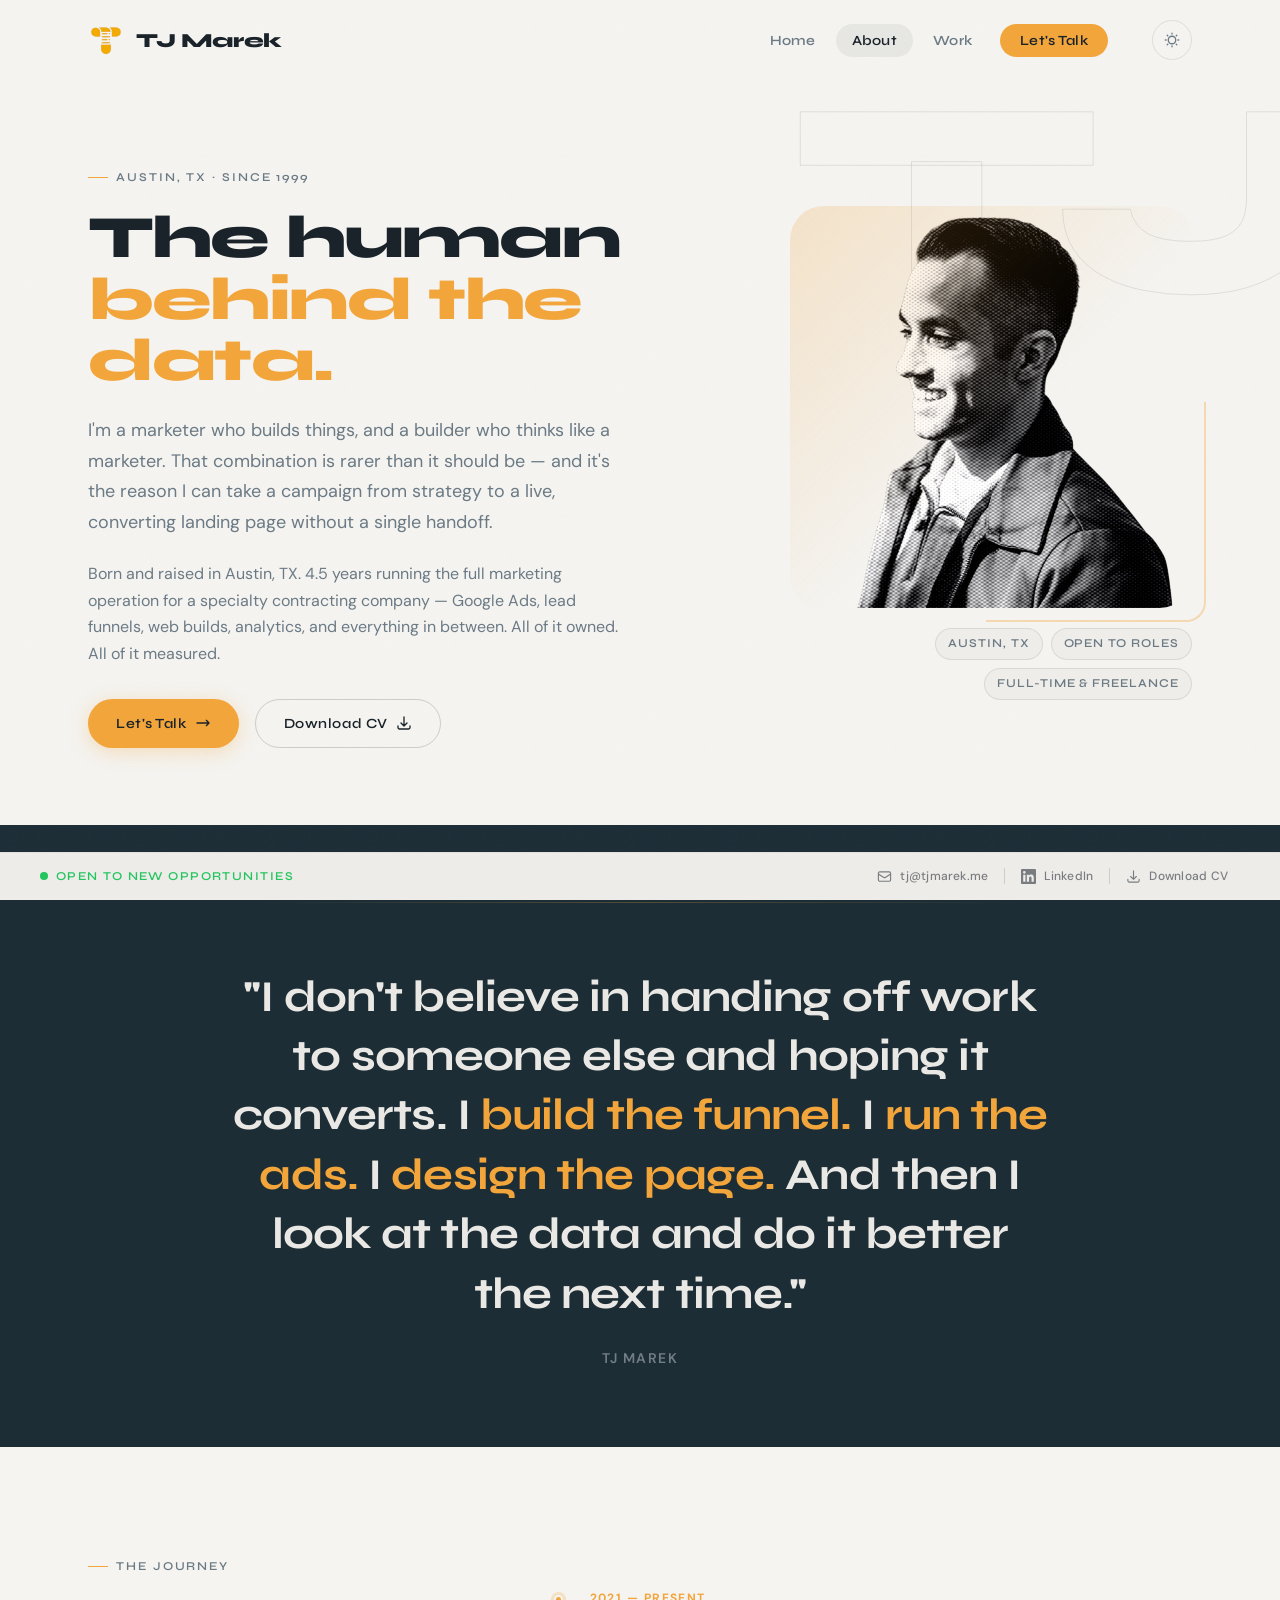
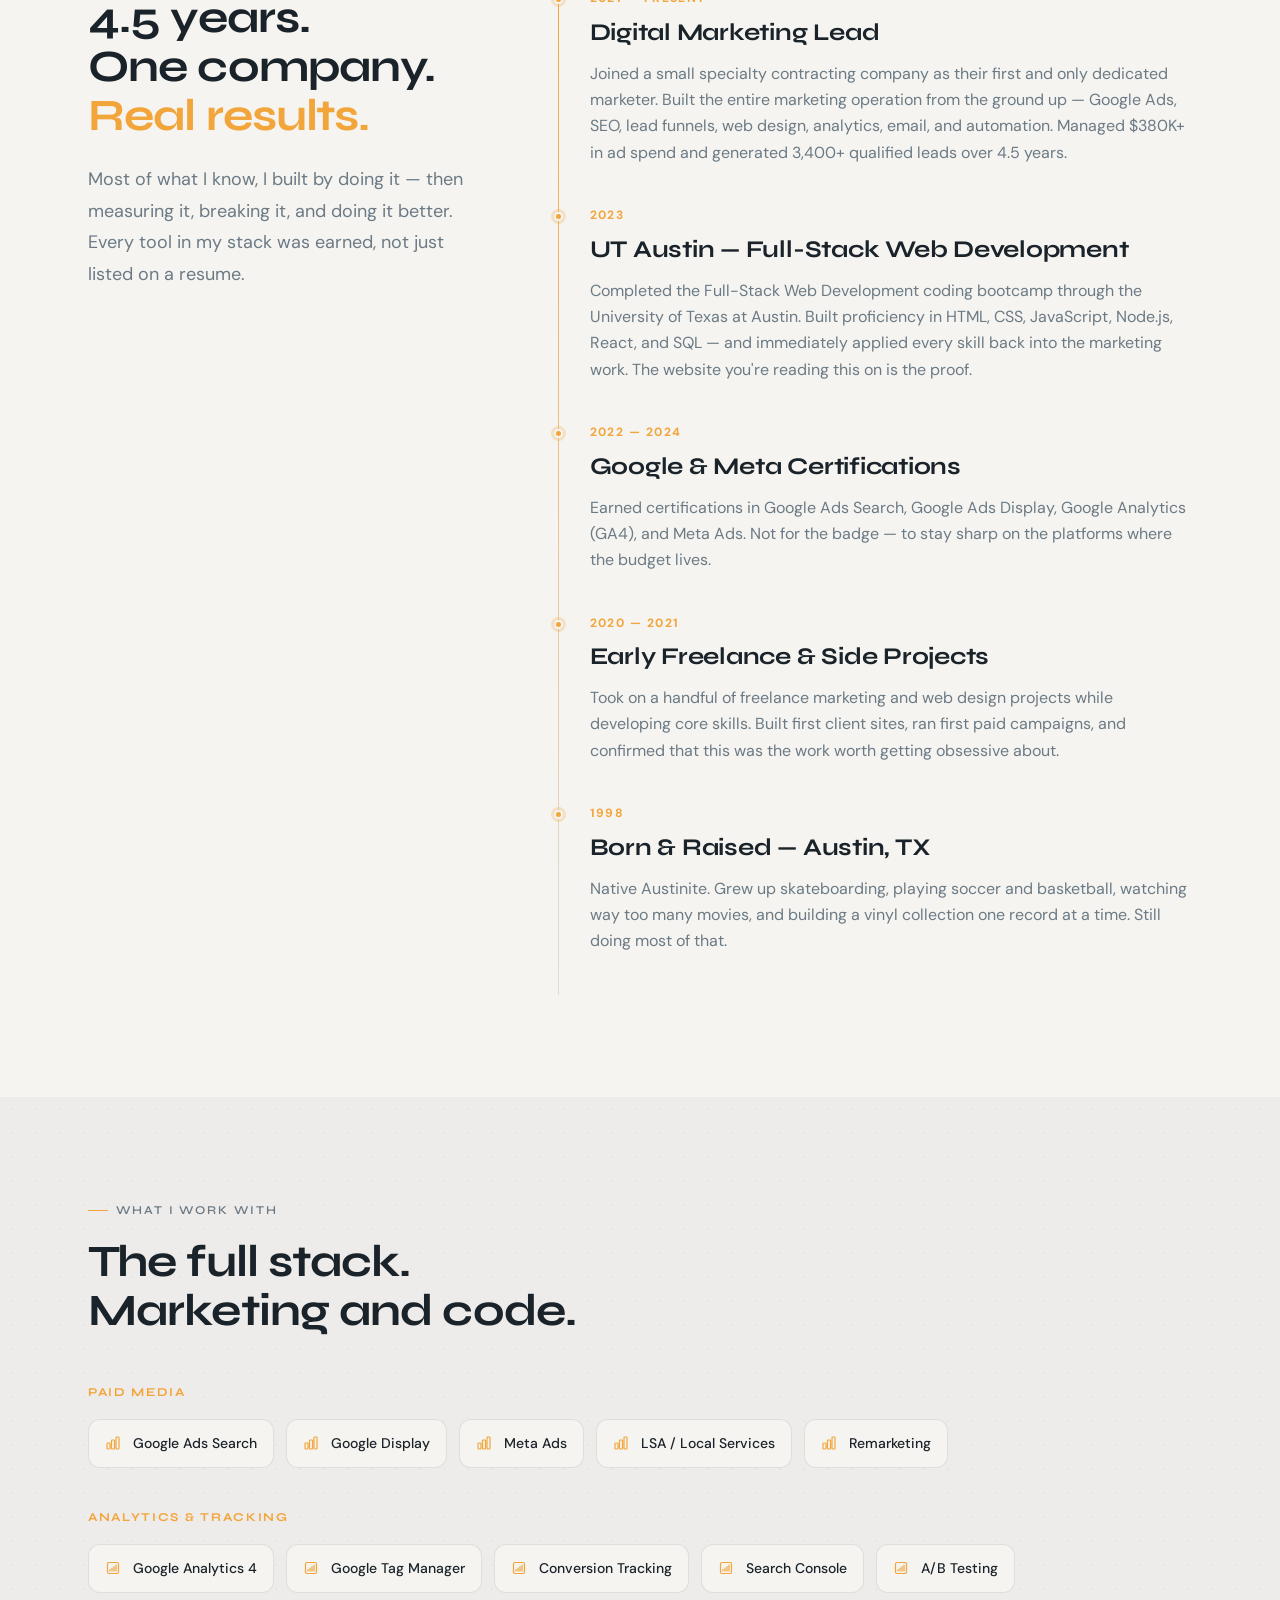
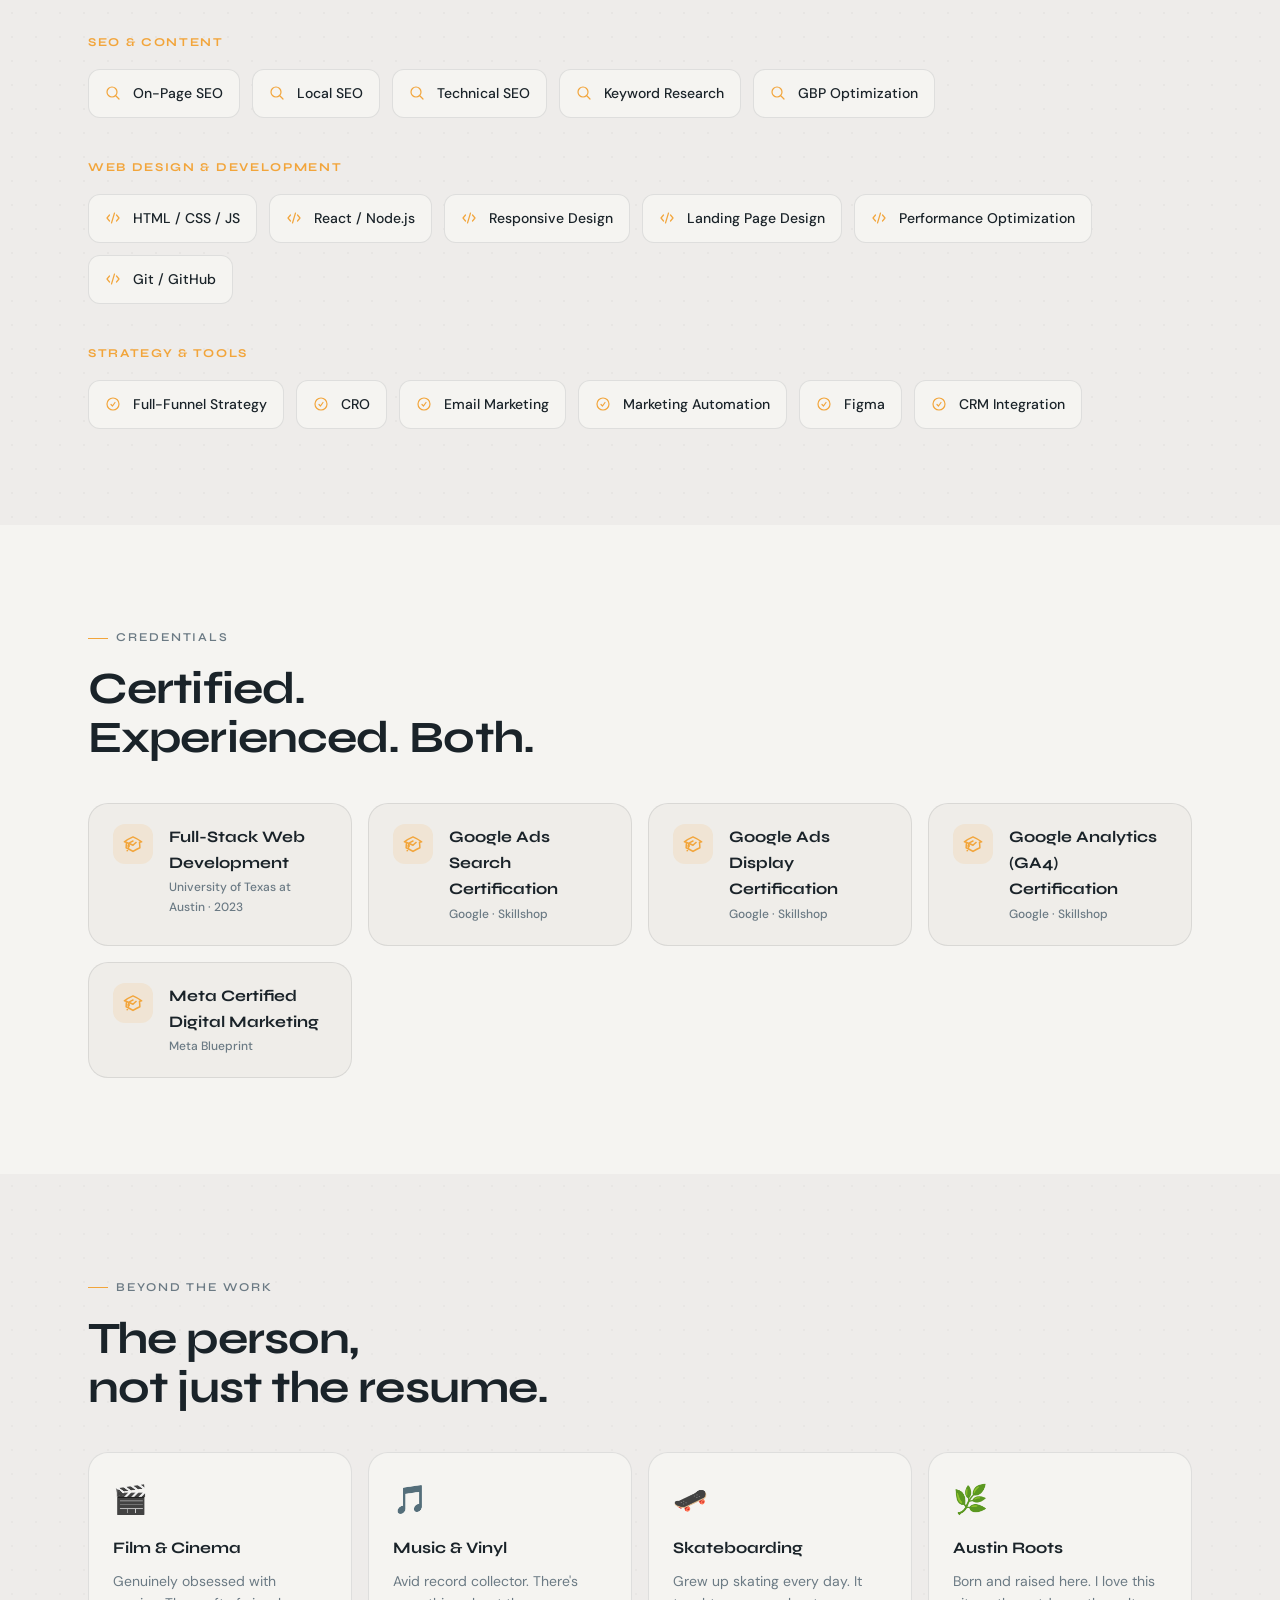
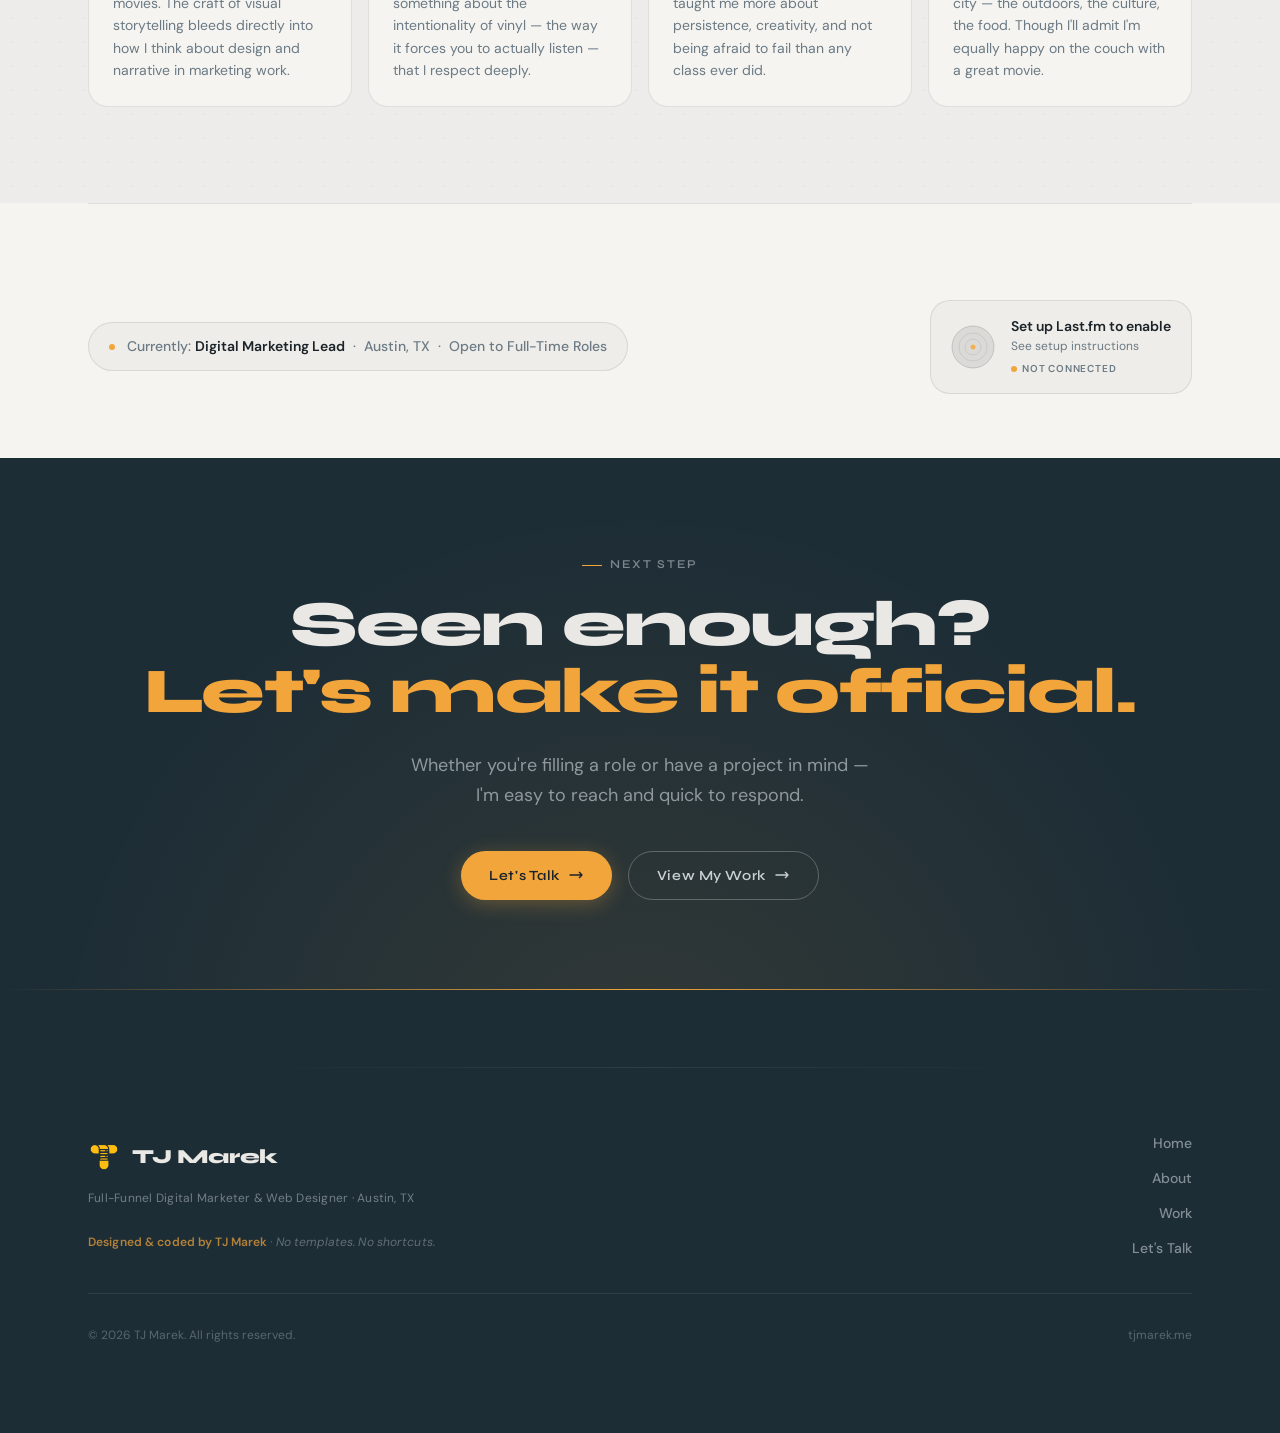
<file: about.html>
<!DOCTYPE html>
<html lang="en" data-theme="light">
<head>
  <!-- Hi recruiter. Yes, I built this. No, I didn't use a template. -->
  <meta charset="UTF-8" />
  <meta name="viewport" content="width=device-width, initial-scale=1.0" />
  <meta name="description" content="About TJ Marek — Full-Funnel Digital Marketer & Web Designer based in Austin, TX. 4.5 years of measurable results, UT Austin certified, Google Ads expert." />
  <meta name="author" content="TJ Marek" />
  <meta property="og:title" content="About TJ Marek — Digital Marketer & Web Designer" />
  <meta property="og:description" content="The human behind the data. Austin-based marketer, builder, and results-obsessed strategist." />
  <meta property="og:url" content="https://tjmarek.me/about.html" />
  <meta property="og:type" content="website" />
  <link rel="preconnect" href="https://fonts.googleapis.com">
  <link rel="preconnect" href="https://fonts.gstatic.com" crossorigin>
  <link rel="preconnect" href="https://cdnjs.cloudflare.com">
  <title>About — TJ Marek</title>
  <link rel="icon" type="image/jpeg" href="assets/logo.png" />
  <link rel="stylesheet" href="style.css" />
  <style>

    /* ── About hero ── */
    .about-page-hero {
      padding-top: clamp(110px, 14vw, 160px);
      padding-bottom: clamp(var(--space-12), 6vw, var(--space-20));
      position: relative;
      overflow: hidden;
    }

    .about-page-hero__grid {
      display: grid;
      grid-template-columns: 1fr 400px;
      gap: clamp(var(--space-10), 7vw, var(--space-24));
      align-items: center;
    }

    /* Ambient headline watermark */
    .about-page-hero::before {
      content: 'TJ';
      position: absolute;
      right: -40px;
      top: 60px;
      font-family: var(--font-display);
      font-size: clamp(160px, 22vw, 320px);
      font-weight: 800;
      color: transparent;
      -webkit-text-stroke: 1px var(--border);
      letter-spacing: -0.06em;
      line-height: 1;
      pointer-events: none;
      user-select: none;
      z-index: 0;
    }

    .about-page-hero .container { position: relative; z-index: 2; }

    /* Headshot wrapper — 3D tilt */
    .headshot-stage {
      perspective: 900px;
      width: 100%;
      max-width: 400px;
      margin-left: auto;
    }

    .headshot-card {
      position: relative;
      width: 100%;
      transform-style: preserve-3d;
      transition: transform 0.08s linear;
      will-change: transform;
      border-radius: var(--radius-xl);
    }

    .headshot-card img {
      width: 100%;
      border-radius: var(--radius-xl);
      display: block;
      position: relative;x
      z-index: 2;
    }

    /* Decorative amber border offset */
    .headshot-card::before {
      content: '';
      position: absolute;
      inset: -2px;
      border-radius: calc(var(--radius-xl) + 2px);
      background: linear-gradient(135deg, var(--accent) 0%, transparent 55%);
      opacity: 0.22;
      z-index: 1;
    }

    /* Accent corner brackets */
    .headshot-card::after {
      content: '';
      position: absolute;
      bottom: -14px;
      right: -14px;
      width: 55%;
      height: 55%;
      border-right: 2px solid var(--accent);
      border-bottom: 2px solid var(--accent);
      border-radius: 0 0 var(--radius-lg) 0;
      opacity: 0.35;
      z-index: 0;
    }

    /* Tag strip below headshot */
    .headshot-tags {
      display: flex;
      flex-wrap: wrap;
      gap: var(--space-2);
      margin-top: var(--space-5);
      justify-content: flex-end;
    }

    .headshot-tag {
      font-family: var(--font-display);
      font-size: var(--text-xs);
      font-weight: 600;
      letter-spacing: 0.08em;
      text-transform: uppercase;
      padding: 5px 12px;
      border-radius: var(--radius-full);
      border: 1px solid var(--border);
      color: var(--text-muted);
      background: var(--bg-card);
      transition: all var(--dur-base) var(--ease-out);
    }

    .headshot-tag:hover {
      border-color: var(--accent);
      color: var(--accent);
    }

    /* ── Philosophy quote ── */
    .philosophy {
      padding-block: clamp(var(--space-12), 6vw, var(--space-20));
      background: var(--footer-bg);
      position: relative;
      overflow: hidden;
      text-align: center;
    }

   .philosophy::before {
    content: '';
    display: block;
    height: 1px;
    width: 60%;
    margin: 0 auto;
    background: linear-gradient(90deg, transparent, rgba(242,165,59,0.25), transparent);
    margin-bottom: clamp(var(--space-10), 5vw, var(--space-16));
  }

    .philosophy__quote {
      font-family: var(--font-display);
      font-size: clamp(var(--text-xl), 3.5vw, var(--text-3xl));
      font-weight: 700;
      color: #EAE8E4;
      line-height: 1.35;
      letter-spacing: -0.02em;
      max-width: 820px;
      margin-inline: auto;
      margin-bottom: var(--space-6);
    }

    .philosophy__quote em {
      color: var(--accent);
      font-style: normal;
    }

    .philosophy__attr {
      font-size: var(--text-sm);
      color: rgba(200,208,213,0.50);
      letter-spacing: 0.10em;
      text-transform: uppercase;
      font-weight: 600;
    }

    /* ── Story / Timeline section ── */
    .story-section {
      padding-block: clamp(var(--space-16), 8vw, var(--space-32));
    }

    .story-grid {
      display: grid;
      grid-template-columns: 380px 1fr;
      gap: clamp(var(--space-10), 7vw, var(--space-24));
      align-items: start;
    }

    .story-sticky {
      position: sticky;
      top: 100px;
    }

    .story-intro {
      font-size: var(--text-md);
      color: var(--text-muted);
      line-height: 1.75;
      margin-top: var(--space-6);
    }

    /* ── Skills section ── */
    .skills-section {
      padding-block: clamp(var(--space-16), 8vw, var(--space-24));
      background: var(--bg-secondary);
      position: relative;
      overflow: hidden;
    }

    .skills-section::before {
      content: '';
      position: absolute;
      inset: 0;
      pointer-events: none;
      opacity: 0.035;
      background-image: radial-gradient(circle, var(--text-dark) 1px, transparent 1px);
      background-size: 24px 24px;
    }

    .skills-categories {
      display: flex;
      flex-direction: column;
      gap: var(--space-10);
      margin-top: var(--space-12);
    }

    .skills-category__label {
      font-family: var(--font-display);
      font-size: var(--text-xs);
      font-weight: 700;
      letter-spacing: 0.14em;
      text-transform: uppercase;
      color: var(--accent);
      margin-bottom: var(--space-4);
    }

    .skills-row {
      display: flex;
      flex-wrap: wrap;
      gap: var(--space-3);
    }

    /* ── Credentials ── */
    .creds-section {
      padding-block: clamp(var(--space-16), 8vw, var(--space-24));
    }

    .creds-grid {
      display: grid;
      grid-template-columns: repeat(auto-fill, minmax(260px, 1fr));
      gap: var(--space-4);
      margin-top: var(--space-10);
    }

    .cred-card {
      display: flex;
      align-items: flex-start;
      gap: var(--space-4);
      padding: var(--space-5) var(--space-6);
      background: var(--bg-card);
      border: 1px solid var(--border);
      border-radius: var(--radius-lg);
      transition: all var(--dur-base) var(--ease-out);
    }

    .cred-card:hover {
      border-color: var(--accent);
      transform: translateY(-3px);
      box-shadow: var(--shadow-md);
    }

    .cred-card__icon {
      width: 40px;
      height: 40px;
      border-radius: var(--radius-md);
      background: rgba(242,165,59,0.12);
      display: flex;
      align-items: center;
      justify-content: center;
      color: var(--accent);
      flex-shrink: 0;
    }

    .cred-card__icon svg { width: 20px; height: 20px; }

    .cred-card__body {}

    .cred-card__title {
      font-family: var(--font-display);
      font-size: var(--text-base);
      font-weight: 700;
      color: var(--text-dark);
      margin-bottom: 2px;
    }

    .cred-card__issuer {
      font-size: var(--text-xs);
      color: var(--text-muted);
      font-weight: 500;
    }

    /* ── Beyond the work ── */
    .beyond-section {
      padding-block: clamp(var(--space-16), 8vw, var(--space-24));
      background: var(--bg-secondary);
      position: relative;
      overflow: hidden;
    }

    .beyond-section::before {
      content: '';
      position: absolute;
      inset: 0;
      pointer-events: none;
      opacity: 0.03;
      background-image: radial-gradient(circle, var(--text-dark) 1px, transparent 1px);
      background-size: 24px 24px;
    }

    .beyond-grid {
      display: grid;
      grid-template-columns: repeat(auto-fill, minmax(220px, 1fr));
      gap: var(--space-4);
      margin-top: var(--space-10);
    }

    .beyond-card {
      padding: var(--space-6);
      background: var(--bg-primary);
      border: 1px solid var(--border);
      border-radius: var(--radius-lg);
      transition: all var(--dur-base) var(--ease-out);
    }

    .beyond-card:hover {
      border-color: var(--accent);
      transform: translateY(-3px);
      box-shadow: var(--shadow-sm);
    }

    .beyond-card__emoji {
      font-size: 1.75rem;
      margin-bottom: var(--space-3);
      display: block;
    }

    .beyond-card__title {
      font-family: var(--font-display);
      font-size: var(--text-base);
      font-weight: 700;
      color: var(--text-dark);
      margin-bottom: var(--space-2);
    }

    .beyond-card__desc {
      font-size: var(--text-sm);
      color: var(--text-muted);
      line-height: 1.6;
    }

    /* ── Currently + music widget wrapper ── */
    .about-footer-strip {
      padding-block: clamp(var(--space-12), 5vw, var(--space-16));
      display: flex;
      flex-wrap: wrap;
      align-items: center;
      justify-content: space-between;
      gap: var(--space-8);
      border-top: 1px solid var(--border);
    }

    /* ── CTA strip ── */
    .about-cta {
      padding-block: clamp(var(--space-16), 7vw, var(--space-24));
      background: var(--footer-bg);
      text-align: center;
      position: relative;
      overflow: hidden;
    }

    .about-cta::before {
      content: '';
      position: absolute;
      inset: 0;
      background: radial-gradient(ellipse at 50% 120%,
        rgba(242,165,59,0.10) 0%, transparent 65%);
      pointer-events: none;
    }

    /* ── Responsive ── */
    @media (max-width: 1024px) {
      .about-page-hero__grid { grid-template-columns: 1fr; }
      .headshot-stage { max-width: 320px; margin: 0 auto; }
      .headshot-tags  { justify-content: center; }
      .story-grid     { grid-template-columns: 1fr; }
      .story-sticky   { position: static; }
    }

    @media (max-width: 768px) {
      .about-footer-strip {
        flex-direction: column;
        align-items: flex-start;
      }
    }
  </style>
</head>

<body>

  <!-- ── SCROLL PROGRESS ── -->
  <div id="scroll-progress" aria-hidden="true"></div>

  <!-- ── PAGE TRANSITION ── -->
  <div class="page-transition" id="page-transition" aria-hidden="true"></div>

  <!-- ════════════════════════════════════════════
       HEADER
  ════════════════════════════════════════════ -->
  <header class="site-header" id="site-header">
    <div class="container">
      <div class="header-inner">

        <a href="index.html" class="site-logo" aria-label="TJ Marek — Home">
          <img src="assets/logo.png" alt="TJ Marek logo mark" class="site-logo__mark" />
          <span class="site-logo__name">TJ Marek</span>
        </a>

        <nav class="site-nav" aria-label="Primary navigation">
          <div class="mag-wrap">
            <a href="index.html" class="nav-link">Home</a>
          </div>
          <div class="mag-wrap">
            <a href="about.html" class="nav-link active">About</a>
          </div>
          <div class="mag-wrap">
            <a href="work.html" class="nav-link">Work</a>
          </div>
          <div class="mag-wrap">
            <a href="contact.html" class="nav-link nav-link--cta">Let's Talk</a>
          </div>
        </nav>

        <div class="header-actions">
          <button class="theme-toggle" id="theme-toggle" aria-label="Toggle dark mode">
            <svg class="icon-sun" xmlns="http://www.w3.org/2000/svg" fill="none"
                 viewBox="0 0 24 24" stroke-width="1.8" stroke="currentColor">
              <path stroke-linecap="round" stroke-linejoin="round"
                d="M12 3v1m0 16v1m9-9h-1M4 12H3m15.36-6.36-.71.71M6.34 17.66l-.71.71M17.66 17.66l.71.71M6.34 6.34l-.71-.71M12 7a5 5 0 1 0 0 10A5 5 0 0 0 12 7z"/>
            </svg>
            <svg class="icon-moon" xmlns="http://www.w3.org/2000/svg" fill="none"
                 viewBox="0 0 24 24" stroke-width="1.8" stroke="currentColor">
              <path stroke-linecap="round" stroke-linejoin="round"
                d="M21 12.79A9 9 0 1 1 11.21 3 7 7 0 0 0 21 12.79z"/>
            </svg>
          </button>
          <button class="menu-toggle" id="menu-toggle" aria-label="Open menu" aria-expanded="false">
            <span></span><span></span><span></span>
          </button>
        </div>

      </div>
    </div>
  </header>

  <!-- Mobile Nav -->
  <nav class="mobile-nav" id="mobile-nav" aria-label="Mobile navigation">
    <a href="index.html" class="nav-link">Home</a>
    <a href="about.html" class="nav-link active">About</a>
    <a href="work.html" class="nav-link">Work</a>
    <a href="contact.html" class="nav-link">Let's Talk</a>
  </nav>

  <main>

    <!-- ════════════════════════════════════════════
         ABOUT HERO
    ════════════════════════════════════════════ -->
    <section class="about-page-hero" aria-label="About TJ Marek">
      <div class="container">
        <div class="about-page-hero__grid">

          <!-- Left — text -->
          <div>
            <div class="reveal">
              <span class="label">Austin, TX · Since 1999</span>
            </div>

            <h1 class="display-xl split-hover reveal"
                id="about-headline"
                style="margin-top: var(--space-5); margin-bottom: var(--space-6);"
                aria-label="The human behind the data.">
              The human<br>
              <span style="color: var(--accent);">behind the data.</span>
            </h1>

            <p class="body-lg reveal reveal-delay-1"
               style="color: var(--text-muted); max-width: 540px; margin-bottom: var(--space-6);">
              I'm a marketer who builds things, and a builder who thinks like a
              marketer. That combination is rarer than it should be — and it's the
              reason I can take a campaign from strategy to a live, converting
              landing page without a single handoff.
            </p>

            <p class="body-base reveal reveal-delay-2"
               style="color: var(--text-muted); max-width: 540px; margin-bottom: var(--space-8);">
              Born and raised in Austin, TX. 4.5 years running the full marketing
              operation for a specialty contracting company — Google Ads, lead
              funnels, web builds, analytics, and everything in between.
              All of it owned. All of it measured.
            </p>

            <div class="reveal reveal-delay-3"
                 style="display: flex; flex-wrap: wrap; gap: var(--space-4);">
              <a href="contact.html" class="btn btn--primary">
                Let's Talk
                <svg xmlns="http://www.w3.org/2000/svg" fill="none" viewBox="0 0 24 24"
                     stroke-width="2" stroke="currentColor" aria-hidden="true">
                  <path stroke-linecap="round" stroke-linejoin="round" d="M17 8l4 4m0 0l-4 4m4-4H3"/>
                </svg>
              </a>
              <a href="TJ-Marek-CV.pdf" download class="btn btn--ghost">
                Download CV
                <svg xmlns="http://www.w3.org/2000/svg" fill="none" viewBox="0 0 24 24"
                     stroke-width="2" stroke="currentColor" aria-hidden="true">
                  <path stroke-linecap="round" stroke-linejoin="round"
                    d="M3 16.5v2.25A2.25 2.25 0 0 0 5.25 21h13.5A2.25 2.25 0 0 0 21 18.75V16.5M16.5 12 12 16.5m0 0L7.5 12m4.5 4.5V3"/>
                </svg>
              </a>
            </div>
          </div>

          <!-- Right — headshot -->
          <div class="reveal reveal-delay-2">
            <div class="headshot-stage">
              <div class="headshot-card" id="headshot-card">
                <img src="assets/headshot.webp"
                     alt="TJ Marek — Digital Marketer & Web Designer, Austin TX"
                     loading="eager" />
              </div>
            </div>
            <div class="headshot-tags">
              <span class="headshot-tag">Austin, TX</span>
              <span class="headshot-tag">Open to Roles</span>
              <span class="headshot-tag">Full-Time &amp; Freelance</span>
            </div>
          </div>

        </div>
      </div>
    </section>

    <!-- ════════════════════════════════════════════
         PHILOSOPHY QUOTE
    ════════════════════════════════════════════ -->
    <section class="philosophy" aria-label="Philosophy">
      <div class="container">
        <blockquote class="philosophy__quote reveal">
          "I don't believe in handing off work to someone else and hoping
          it converts. I <em>build the funnel.</em> I <em>run the ads.</em>
          I <em>design the page.</em> And then I look at the data and do it
          better the next time."
        </blockquote>
        <p class="philosophy__attr reveal reveal-delay-1">TJ Marek</p>
      </div>
    </section>

    <!-- ════════════════════════════════════════════
         STORY / TIMELINE
    ════════════════════════════════════════════ -->
    <section class="story-section" aria-label="My story">
      <div class="container">
        <div class="story-grid">

          <!-- Sticky left -->
          <div class="story-sticky">
            <span class="label reveal">The Journey</span>
            <h2 class="display-md reveal"
                style="margin-top: var(--space-4); margin-bottom: var(--space-4);">
              4.5 years.<br>One company.<br>
              <span style="color: var(--accent);">Real results.</span>
            </h2>
            <p class="story-intro reveal reveal-delay-1">
              Most of what I know, I built by doing it — then measuring it,
              breaking it, and doing it better. Every tool in my stack was
              earned, not just listed on a resume.
            </p>
          </div>

          <!-- Timeline right -->
          <div class="timeline" aria-label="Career timeline">

            <div class="timeline-item" data-delay="0">
              <div class="timeline-item__date">2021 — Present</div>
              <h3 class="timeline-item__title">Digital Marketing Lead</h3>
              <p class="timeline-item__desc">
                Joined a small specialty contracting company as their first and
                only dedicated marketer. Built the entire marketing operation
                from the ground up — Google Ads, SEO, lead funnels, web design,
                analytics, email, and automation. Managed $380K+ in ad spend
                and generated 3,400+ qualified leads over 4.5 years.
              </p>
            </div>

            <div class="timeline-item" data-delay="100">
              <div class="timeline-item__date">2023</div>
              <h3 class="timeline-item__title">UT Austin — Full-Stack Web Development</h3>
              <p class="timeline-item__desc">
                Completed the Full-Stack Web Development coding bootcamp through
                the University of Texas at Austin. Built proficiency in HTML, CSS,
                JavaScript, Node.js, React, and SQL — and immediately applied
                every skill back into the marketing work. The website you're
                reading this on is the proof.
              </p>
            </div>

            <div class="timeline-item" data-delay="200">
              <div class="timeline-item__date">2022 — 2024</div>
              <h3 class="timeline-item__title">Google &amp; Meta Certifications</h3>
              <p class="timeline-item__desc">
                Earned certifications in Google Ads Search, Google Ads Display,
                Google Analytics (GA4), and Meta Ads. Not for the badge —
                to stay sharp on the platforms where the budget lives.
              </p>
            </div>

            <div class="timeline-item" data-delay="300">
              <div class="timeline-item__date">2020 — 2021</div>
              <h3 class="timeline-item__title">Early Freelance &amp; Side Projects</h3>
              <p class="timeline-item__desc">
                Took on a handful of freelance marketing and web design projects
                while developing core skills. Built first client sites, ran
                first paid campaigns, and confirmed that this was the work
                worth getting obsessive about.
              </p>
            </div>

            <div class="timeline-item" data-delay="400">
              <div class="timeline-item__date">1998</div>
              <h3 class="timeline-item__title">Born &amp; Raised — Austin, TX</h3>
              <p class="timeline-item__desc">
                Native Austinite. Grew up skateboarding, playing soccer and
                basketball, watching way too many movies, and building a vinyl
                collection one record at a time. Still doing most of that.
              </p>
            </div>

          </div>
        </div>
      </div>
    </section>

    <!-- ════════════════════════════════════════════
         SKILLS
    ════════════════════════════════════════════ -->
    <section class="skills-section" aria-label="Skills">
      <div class="container">
        <span class="label reveal">What I Work With</span>
        <h2 class="display-md reveal"
            style="margin-top: var(--space-4); max-width: 500px;">
          The full stack.<br>Marketing and code.
        </h2>

        <div class="skills-categories">

          <!-- Paid Media -->
          <div class="reveal">
            <div class="skills-category__label">Paid Media</div>
            <div class="skills-row">
              <span class="skill-chip">
                <svg xmlns="http://www.w3.org/2000/svg" fill="none" viewBox="0 0 24 24" stroke-width="1.8" stroke="currentColor"><path stroke-linecap="round" stroke-linejoin="round" d="M3 13.125C3 12.504 3.504 12 4.125 12h2.25c.621 0 1.125.504 1.125 1.125v6.75C7.5 20.496 6.996 21 6.375 21h-2.25A1.125 1.125 0 0 1 3 19.875v-6.75ZM9.75 8.625c0-.621.504-1.125 1.125-1.125h2.25c.621 0 1.125.504 1.125 1.125v11.25c0 .621-.504 1.125-1.125 1.125h-2.25a1.125 1.125 0 0 1-1.125-1.125V8.625ZM16.5 4.125c0-.621.504-1.125 1.125-1.125h2.25C20.496 3 21 3.504 21 4.125v15.75c0 .621-.504 1.125-1.125 1.125h-2.25a1.125 1.125 0 0 1-1.125-1.125V4.125Z"/></svg>
                Google Ads Search
              </span>
              <span class="skill-chip">
                <svg xmlns="http://www.w3.org/2000/svg" fill="none" viewBox="0 0 24 24" stroke-width="1.8" stroke="currentColor"><path stroke-linecap="round" stroke-linejoin="round" d="M3 13.125C3 12.504 3.504 12 4.125 12h2.25c.621 0 1.125.504 1.125 1.125v6.75C7.5 20.496 6.996 21 6.375 21h-2.25A1.125 1.125 0 0 1 3 19.875v-6.75ZM9.75 8.625c0-.621.504-1.125 1.125-1.125h2.25c.621 0 1.125.504 1.125 1.125v11.25c0 .621-.504 1.125-1.125 1.125h-2.25a1.125 1.125 0 0 1-1.125-1.125V8.625ZM16.5 4.125c0-.621.504-1.125 1.125-1.125h2.25C20.496 3 21 3.504 21 4.125v15.75c0 .621-.504 1.125-1.125 1.125h-2.25a1.125 1.125 0 0 1-1.125-1.125V4.125Z"/></svg>
                Google Display
              </span>
              <span class="skill-chip">
                <svg xmlns="http://www.w3.org/2000/svg" fill="none" viewBox="0 0 24 24" stroke-width="1.8" stroke="currentColor"><path stroke-linecap="round" stroke-linejoin="round" d="M3 13.125C3 12.504 3.504 12 4.125 12h2.25c.621 0 1.125.504 1.125 1.125v6.75C7.5 20.496 6.996 21 6.375 21h-2.25A1.125 1.125 0 0 1 3 19.875v-6.75ZM9.75 8.625c0-.621.504-1.125 1.125-1.125h2.25c.621 0 1.125.504 1.125 1.125v11.25c0 .621-.504 1.125-1.125 1.125h-2.25a1.125 1.125 0 0 1-1.125-1.125V8.625ZM16.5 4.125c0-.621.504-1.125 1.125-1.125h2.25C20.496 3 21 3.504 21 4.125v15.75c0 .621-.504 1.125-1.125 1.125h-2.25a1.125 1.125 0 0 1-1.125-1.125V4.125Z"/></svg>
                Meta Ads
              </span>
              <span class="skill-chip">
                <svg xmlns="http://www.w3.org/2000/svg" fill="none" viewBox="0 0 24 24" stroke-width="1.8" stroke="currentColor"><path stroke-linecap="round" stroke-linejoin="round" d="M3 13.125C3 12.504 3.504 12 4.125 12h2.25c.621 0 1.125.504 1.125 1.125v6.75C7.5 20.496 6.996 21 6.375 21h-2.25A1.125 1.125 0 0 1 3 19.875v-6.75ZM9.75 8.625c0-.621.504-1.125 1.125-1.125h2.25c.621 0 1.125.504 1.125 1.125v11.25c0 .621-.504 1.125-1.125 1.125h-2.25a1.125 1.125 0 0 1-1.125-1.125V8.625ZM16.5 4.125c0-.621.504-1.125 1.125-1.125h2.25C20.496 3 21 3.504 21 4.125v15.75c0 .621-.504 1.125-1.125 1.125h-2.25a1.125 1.125 0 0 1-1.125-1.125V4.125Z"/></svg>
                LSA / Local Services
              </span>
              <span class="skill-chip">
                <svg xmlns="http://www.w3.org/2000/svg" fill="none" viewBox="0 0 24 24" stroke-width="1.8" stroke="currentColor"><path stroke-linecap="round" stroke-linejoin="round" d="M3 13.125C3 12.504 3.504 12 4.125 12h2.25c.621 0 1.125.504 1.125 1.125v6.75C7.5 20.496 6.996 21 6.375 21h-2.25A1.125 1.125 0 0 1 3 19.875v-6.75ZM9.75 8.625c0-.621.504-1.125 1.125-1.125h2.25c.621 0 1.125.504 1.125 1.125v11.25c0 .621-.504 1.125-1.125 1.125h-2.25a1.125 1.125 0 0 1-1.125-1.125V8.625ZM16.5 4.125c0-.621.504-1.125 1.125-1.125h2.25C20.496 3 21 3.504 21 4.125v15.75c0 .621-.504 1.125-1.125 1.125h-2.25a1.125 1.125 0 0 1-1.125-1.125V4.125Z"/></svg>
                Remarketing
              </span>
            </div>
          </div>

          <!-- Analytics & Tracking -->
          <div class="reveal">
            <div class="skills-category__label">Analytics &amp; Tracking</div>
            <div class="skills-row">
              <span class="skill-chip">
                <svg xmlns="http://www.w3.org/2000/svg" fill="none" viewBox="0 0 24 24" stroke-width="1.8" stroke="currentColor"><path stroke-linecap="round" stroke-linejoin="round" d="M7.5 14.25v2.25m3-4.5v4.5m3-6.75v6.75m3-9v9M6 20.25h12A2.25 2.25 0 0 0 20.25 18V6A2.25 2.25 0 0 0 18 3.75H6A2.25 2.25 0 0 0 3.75 6v12A2.25 2.25 0 0 0 6 20.25Z"/></svg>
                Google Analytics 4
              </span>
              <span class="skill-chip">
                <svg xmlns="http://www.w3.org/2000/svg" fill="none" viewBox="0 0 24 24" stroke-width="1.8" stroke="currentColor"><path stroke-linecap="round" stroke-linejoin="round" d="M7.5 14.25v2.25m3-4.5v4.5m3-6.75v6.75m3-9v9M6 20.25h12A2.25 2.25 0 0 0 20.25 18V6A2.25 2.25 0 0 0 18 3.75H6A2.25 2.25 0 0 0 3.75 6v12A2.25 2.25 0 0 0 6 20.25Z"/></svg>
                Google Tag Manager
              </span>
              <span class="skill-chip">
                <svg xmlns="http://www.w3.org/2000/svg" fill="none" viewBox="0 0 24 24" stroke-width="1.8" stroke="currentColor"><path stroke-linecap="round" stroke-linejoin="round" d="M7.5 14.25v2.25m3-4.5v4.5m3-6.75v6.75m3-9v9M6 20.25h12A2.25 2.25 0 0 0 20.25 18V6A2.25 2.25 0 0 0 18 3.75H6A2.25 2.25 0 0 0 3.75 6v12A2.25 2.25 0 0 0 6 20.25Z"/></svg>
                Conversion Tracking
              </span>
              <span class="skill-chip">
                <svg xmlns="http://www.w3.org/2000/svg" fill="none" viewBox="0 0 24 24" stroke-width="1.8" stroke="currentColor"><path stroke-linecap="round" stroke-linejoin="round" d="M7.5 14.25v2.25m3-4.5v4.5m3-6.75v6.75m3-9v9M6 20.25h12A2.25 2.25 0 0 0 20.25 18V6A2.25 2.25 0 0 0 18 3.75H6A2.25 2.25 0 0 0 3.75 6v12A2.25 2.25 0 0 0 6 20.25Z"/></svg>
                Search Console
              </span>
              <span class="skill-chip">
                <svg xmlns="http://www.w3.org/2000/svg" fill="none" viewBox="0 0 24 24" stroke-width="1.8" stroke="currentColor"><path stroke-linecap="round" stroke-linejoin="round" d="M7.5 14.25v2.25m3-4.5v4.5m3-6.75v6.75m3-9v9M6 20.25h12A2.25 2.25 0 0 0 20.25 18V6A2.25 2.25 0 0 0 18 3.75H6A2.25 2.25 0 0 0 3.75 6v12A2.25 2.25 0 0 0 6 20.25Z"/></svg>
                A/B Testing
              </span>
            </div>
          </div>

          <!-- SEO -->
          <div class="reveal">
            <div class="skills-category__label">SEO &amp; Content</div>
            <div class="skills-row">
              <span class="skill-chip">
                <svg xmlns="http://www.w3.org/2000/svg" fill="none" viewBox="0 0 24 24" stroke-width="1.8" stroke="currentColor"><path stroke-linecap="round" stroke-linejoin="round" d="m21 21-5.197-5.197m0 0A7.5 7.5 0 1 0 5.196 5.196a7.5 7.5 0 0 0 10.607 10.607Z"/></svg>
                On-Page SEO
              </span>
              <span class="skill-chip">
                <svg xmlns="http://www.w3.org/2000/svg" fill="none" viewBox="0 0 24 24" stroke-width="1.8" stroke="currentColor"><path stroke-linecap="round" stroke-linejoin="round" d="m21 21-5.197-5.197m0 0A7.5 7.5 0 1 0 5.196 5.196a7.5 7.5 0 0 0 10.607 10.607Z"/></svg>
                Local SEO
              </span>
              <span class="skill-chip">
                <svg xmlns="http://www.w3.org/2000/svg" fill="none" viewBox="0 0 24 24" stroke-width="1.8" stroke="currentColor"><path stroke-linecap="round" stroke-linejoin="round" d="m21 21-5.197-5.197m0 0A7.5 7.5 0 1 0 5.196 5.196a7.5 7.5 0 0 0 10.607 10.607Z"/></svg>
                Technical SEO
              </span>
              <span class="skill-chip">
                <svg xmlns="http://www.w3.org/2000/svg" fill="none" viewBox="0 0 24 24" stroke-width="1.8" stroke="currentColor"><path stroke-linecap="round" stroke-linejoin="round" d="m21 21-5.197-5.197m0 0A7.5 7.5 0 1 0 5.196 5.196a7.5 7.5 0 0 0 10.607 10.607Z"/></svg>
                Keyword Research
              </span>
              <span class="skill-chip">
                <svg xmlns="http://www.w3.org/2000/svg" fill="none" viewBox="0 0 24 24" stroke-width="1.8" stroke="currentColor"><path stroke-linecap="round" stroke-linejoin="round" d="m21 21-5.197-5.197m0 0A7.5 7.5 0 1 0 5.196 5.196a7.5 7.5 0 0 0 10.607 10.607Z"/></svg>
                GBP Optimization
              </span>
            </div>
          </div>

          <!-- Web -->
          <div class="reveal">
            <div class="skills-category__label">Web Design &amp; Development</div>
            <div class="skills-row">
              <span class="skill-chip">
                <svg xmlns="http://www.w3.org/2000/svg" fill="none" viewBox="0 0 24 24" stroke-width="1.8" stroke="currentColor"><path stroke-linecap="round" stroke-linejoin="round" d="M6.75 7.5 3 12l3.75 4.5m10.5 0L21 12l-3.75-4.5M14.25 4.5l-4.5 15"/></svg>
                HTML / CSS / JS
              </span>
              <span class="skill-chip">
                <svg xmlns="http://www.w3.org/2000/svg" fill="none" viewBox="0 0 24 24" stroke-width="1.8" stroke="currentColor"><path stroke-linecap="round" stroke-linejoin="round" d="M6.75 7.5 3 12l3.75 4.5m10.5 0L21 12l-3.75-4.5M14.25 4.5l-4.5 15"/></svg>
                React / Node.js
              </span>
              <span class="skill-chip">
                <svg xmlns="http://www.w3.org/2000/svg" fill="none" viewBox="0 0 24 24" stroke-width="1.8" stroke="currentColor"><path stroke-linecap="round" stroke-linejoin="round" d="M6.75 7.5 3 12l3.75 4.5m10.5 0L21 12l-3.75-4.5M14.25 4.5l-4.5 15"/></svg>
                Responsive Design
              </span>
              <span class="skill-chip">
                <svg xmlns="http://www.w3.org/2000/svg" fill="none" viewBox="0 0 24 24" stroke-width="1.8" stroke="currentColor"><path stroke-linecap="round" stroke-linejoin="round" d="M6.75 7.5 3 12l3.75 4.5m10.5 0L21 12l-3.75-4.5M14.25 4.5l-4.5 15"/></svg>
                Landing Page Design
              </span>
              <span class="skill-chip">
                <svg xmlns="http://www.w3.org/2000/svg" fill="none" viewBox="0 0 24 24" stroke-width="1.8" stroke="currentColor"><path stroke-linecap="round" stroke-linejoin="round" d="M6.75 7.5 3 12l3.75 4.5m10.5 0L21 12l-3.75-4.5M14.25 4.5l-4.5 15"/></svg>
                Performance Optimization
              </span>
              <span class="skill-chip">
                <svg xmlns="http://www.w3.org/2000/svg" fill="none" viewBox="0 0 24 24" stroke-width="1.8" stroke="currentColor"><path stroke-linecap="round" stroke-linejoin="round" d="M6.75 7.5 3 12l3.75 4.5m10.5 0L21 12l-3.75-4.5M14.25 4.5l-4.5 15"/></svg>
                Git / GitHub
              </span>
            </div>
          </div>

          <!-- Strategy -->
          <div class="reveal">
            <div class="skills-category__label">Strategy &amp; Tools</div>
            <div class="skills-row">
              <span class="skill-chip">
                <svg xmlns="http://www.w3.org/2000/svg" fill="none" viewBox="0 0 24 24" stroke-width="1.8" stroke="currentColor"><path stroke-linecap="round" stroke-linejoin="round" d="M9 12.75 11.25 15 15 9.75M21 12a9 9 0 1 1-18 0 9 9 0 0 1 18 0Z"/></svg>
                Full-Funnel Strategy
              </span>
              <span class="skill-chip">
                <svg xmlns="http://www.w3.org/2000/svg" fill="none" viewBox="0 0 24 24" stroke-width="1.8" stroke="currentColor"><path stroke-linecap="round" stroke-linejoin="round" d="M9 12.75 11.25 15 15 9.75M21 12a9 9 0 1 1-18 0 9 9 0 0 1 18 0Z"/></svg>
                CRO
              </span>
              <span class="skill-chip">
                <svg xmlns="http://www.w3.org/2000/svg" fill="none" viewBox="0 0 24 24" stroke-width="1.8" stroke="currentColor"><path stroke-linecap="round" stroke-linejoin="round" d="M9 12.75 11.25 15 15 9.75M21 12a9 9 0 1 1-18 0 9 9 0 0 1 18 0Z"/></svg>
                Email Marketing
              </span>
              <span class="skill-chip">
                <svg xmlns="http://www.w3.org/2000/svg" fill="none" viewBox="0 0 24 24" stroke-width="1.8" stroke="currentColor"><path stroke-linecap="round" stroke-linejoin="round" d="M9 12.75 11.25 15 15 9.75M21 12a9 9 0 1 1-18 0 9 9 0 0 1 18 0Z"/></svg>
                Marketing Automation
              </span>
              <span class="skill-chip">
                <svg xmlns="http://www.w3.org/2000/svg" fill="none" viewBox="0 0 24 24" stroke-width="1.8" stroke="currentColor"><path stroke-linecap="round" stroke-linejoin="round" d="M9 12.75 11.25 15 15 9.75M21 12a9 9 0 1 1-18 0 9 9 0 0 1 18 0Z"/></svg>
                Figma
              </span>
              <span class="skill-chip">
                <svg xmlns="http://www.w3.org/2000/svg" fill="none" viewBox="0 0 24 24" stroke-width="1.8" stroke="currentColor"><path stroke-linecap="round" stroke-linejoin="round" d="M9 12.75 11.25 15 15 9.75M21 12a9 9 0 1 1-18 0 9 9 0 0 1 18 0Z"/></svg>
                CRM Integration
              </span>
            </div>
          </div>

        </div>
      </div>
    </section>

    <!-- ════════════════════════════════════════════
         CREDENTIALS
    ════════════════════════════════════════════ -->
    <section class="creds-section section" aria-label="Certifications">
      <div class="container">
        <span class="label reveal">Credentials</span>
        <h2 class="display-md reveal"
            style="margin-top: var(--space-4); max-width: 480px;">
          Certified.<br>Experienced. Both.
        </h2>

        <div class="creds-grid">

          <div class="cred-card reveal">
            <div class="cred-card__icon">
              <svg xmlns="http://www.w3.org/2000/svg" fill="none" viewBox="0 0 24 24" stroke-width="1.8" stroke="currentColor"><path stroke-linecap="round" stroke-linejoin="round" d="M4.26 10.147a60.438 60.438 0 0 0-.491 6.347A48.62 48.62 0 0 1 12 20.904a48.62 48.62 0 0 1 8.232-4.41 60.46 60.46 0 0 0-.491-6.347m-15.482 0a50.636 50.636 0 0 0-2.658-.813A59.906 59.906 0 0 1 12 3.493a59.903 59.903 0 0 1 10.399 5.84c-.896.248-1.783.52-2.658.814m-15.482 0A50.717 50.717 0 0 1 12 13.489a50.702 50.702 0 0 1 3.741-3.342M6.75 15a.75.75 0 1 0 0-1.5.75.75 0 0 0 0 1.5Zm0 0v-3.675A55.378 55.378 0 0 1 12 8.443m-7.007 11.55A5.981 5.981 0 0 0 6.75 15.75v-1.5"/></svg>
            </div>
            <div class="cred-card__body">
              <div class="cred-card__title">Full-Stack Web Development</div>
              <div class="cred-card__issuer">University of Texas at Austin · 2023</div>
            </div>
          </div>

          <div class="cred-card reveal reveal-delay-1">
            <div class="cred-card__icon">
              <svg xmlns="http://www.w3.org/2000/svg" fill="none" viewBox="0 0 24 24" stroke-width="1.8" stroke="currentColor"><path stroke-linecap="round" stroke-linejoin="round" d="M4.26 10.147a60.438 60.438 0 0 0-.491 6.347A48.62 48.62 0 0 1 12 20.904a48.62 48.62 0 0 1 8.232-4.41 60.46 60.46 0 0 0-.491-6.347m-15.482 0a50.636 50.636 0 0 0-2.658-.813A59.906 59.906 0 0 1 12 3.493a59.903 59.903 0 0 1 10.399 5.84c-.896.248-1.783.52-2.658.814m-15.482 0A50.717 50.717 0 0 1 12 13.489a50.702 50.702 0 0 1 3.741-3.342M6.75 15a.75.75 0 1 0 0-1.5.75.75 0 0 0 0 1.5Zm0 0v-3.675A55.378 55.378 0 0 1 12 8.443m-7.007 11.55A5.981 5.981 0 0 0 6.75 15.75v-1.5"/></svg>
            </div>
            <div class="cred-card__body">
              <div class="cred-card__title">Google Ads Search Certification</div>
              <div class="cred-card__issuer">Google · Skillshop</div>
            </div>
          </div>

          <div class="cred-card reveal reveal-delay-2">
            <div class="cred-card__icon">
              <svg xmlns="http://www.w3.org/2000/svg" fill="none" viewBox="0 0 24 24" stroke-width="1.8" stroke="currentColor"><path stroke-linecap="round" stroke-linejoin="round" d="M4.26 10.147a60.438 60.438 0 0 0-.491 6.347A48.62 48.62 0 0 1 12 20.904a48.62 48.62 0 0 1 8.232-4.41 60.46 60.46 0 0 0-.491-6.347m-15.482 0a50.636 50.636 0 0 0-2.658-.813A59.906 59.906 0 0 1 12 3.493a59.903 59.903 0 0 1 10.399 5.84c-.896.248-1.783.52-2.658.814m-15.482 0A50.717 50.717 0 0 1 12 13.489a50.702 50.702 0 0 1 3.741-3.342M6.75 15a.75.75 0 1 0 0-1.5.75.75 0 0 0 0 1.5Zm0 0v-3.675A55.378 55.378 0 0 1 12 8.443m-7.007 11.55A5.981 5.981 0 0 0 6.75 15.75v-1.5"/></svg>
            </div>
            <div class="cred-card__body">
              <div class="cred-card__title">Google Ads Display Certification</div>
              <div class="cred-card__issuer">Google · Skillshop</div>
            </div>
          </div>

          <div class="cred-card reveal">
            <div class="cred-card__icon">
              <svg xmlns="http://www.w3.org/2000/svg" fill="none" viewBox="0 0 24 24" stroke-width="1.8" stroke="currentColor"><path stroke-linecap="round" stroke-linejoin="round" d="M4.26 10.147a60.438 60.438 0 0 0-.491 6.347A48.62 48.62 0 0 1 12 20.904a48.62 48.62 0 0 1 8.232-4.41 60.46 60.46 0 0 0-.491-6.347m-15.482 0a50.636 50.636 0 0 0-2.658-.813A59.906 59.906 0 0 1 12 3.493a59.903 59.903 0 0 1 10.399 5.84c-.896.248-1.783.52-2.658.814m-15.482 0A50.717 50.717 0 0 1 12 13.489a50.702 50.702 0 0 1 3.741-3.342M6.75 15a.75.75 0 1 0 0-1.5.75.75 0 0 0 0 1.5Zm0 0v-3.675A55.378 55.378 0 0 1 12 8.443m-7.007 11.55A5.981 5.981 0 0 0 6.75 15.75v-1.5"/></svg>
            </div>
            <div class="cred-card__body">
              <div class="cred-card__title">Google Analytics (GA4) Certification</div>
              <div class="cred-card__issuer">Google · Skillshop</div>
            </div>
          </div>

          <div class="cred-card reveal reveal-delay-1">
            <div class="cred-card__icon">
              <svg xmlns="http://www.w3.org/2000/svg" fill="none" viewBox="0 0 24 24" stroke-width="1.8" stroke="currentColor"><path stroke-linecap="round" stroke-linejoin="round" d="M4.26 10.147a60.438 60.438 0 0 0-.491 6.347A48.62 48.62 0 0 1 12 20.904a48.62 48.62 0 0 1 8.232-4.41 60.46 60.46 0 0 0-.491-6.347m-15.482 0a50.636 50.636 0 0 0-2.658-.813A59.906 59.906 0 0 1 12 3.493a59.903 59.903 0 0 1 10.399 5.84c-.896.248-1.783.52-2.658.814m-15.482 0A50.717 50.717 0 0 1 12 13.489a50.702 50.702 0 0 1 3.741-3.342M6.75 15a.75.75 0 1 0 0-1.5.75.75 0 0 0 0 1.5Zm0 0v-3.675A55.378 55.378 0 0 1 12 8.443m-7.007 11.55A5.981 5.981 0 0 0 6.75 15.75v-1.5"/></svg>
            </div>
            <div class="cred-card__body">
              <div class="cred-card__title">Meta Certified Digital Marketing</div>
              <div class="cred-card__issuer">Meta Blueprint</div>
            </div>
          </div>

        </div>
      </div>
    </section>

    <!-- ════════════════════════════════════════════
         BEYOND THE WORK
    ════════════════════════════════════════════ -->
    <section class="beyond-section" aria-label="Beyond the work">
      <div class="container">
        <span class="label reveal">Beyond the Work</span>
        <h2 class="display-md reveal"
            style="margin-top: var(--space-4); max-width: 480px;">
          The person,<br>not just the resume.
        </h2>

        <div class="beyond-grid">
          <div class="beyond-card reveal">
            <span class="beyond-card__emoji">🎬</span>
            <div class="beyond-card__title">Film &amp; Cinema</div>
            <p class="beyond-card__desc">
              Genuinely obsessed with movies. The craft of visual storytelling
              bleeds directly into how I think about design and narrative in
              marketing work.
            </p>
          </div>
          <div class="beyond-card reveal reveal-delay-1">
            <span class="beyond-card__emoji">🎵</span>
            <div class="beyond-card__title">Music &amp; Vinyl</div>
            <p class="beyond-card__desc">
              Avid record collector. There's something about the intentionality
              of vinyl — the way it forces you to actually listen — that I
              respect deeply.
            </p>
          </div>
          <div class="beyond-card reveal reveal-delay-2">
            <span class="beyond-card__emoji">🛹</span>
            <div class="beyond-card__title">Skateboarding</div>
            <p class="beyond-card__desc">
              Grew up skating every day. It taught me more about persistence,
              creativity, and not being afraid to fail than any class ever did.
            </p>
          </div>
          <div class="beyond-card reveal reveal-delay-3">
            <span class="beyond-card__emoji">🌿</span>
            <div class="beyond-card__title">Austin Roots</div>
            <p class="beyond-card__desc">
              Born and raised here. I love this city — the outdoors, the
              culture, the food. Though I'll admit I'm equally happy on the
              couch with a great movie.
            </p>
          </div>
        </div>
      </div>
    </section>

    <!-- ════════════════════════════════════════════
         CURRENTLY + MUSIC WIDGET
    ════════════════════════════════════════════ -->
    <section aria-label="Current status" style="padding-block: 0;">
      <div class="container">
        <div class="about-footer-strip">

          <div class="currently-block">
            <span class="currently-dot" aria-hidden="true"></span>
            <span>Currently: <strong>Digital Marketing Lead</strong>
              &nbsp;·&nbsp; Austin, TX &nbsp;·&nbsp; Open to Full-Time Roles
            </span>
          </div>

          <!-- Live music widget -->
          <div class="music-widget" id="music-widget" aria-label="Currently playing music">
            <div class="vinyl-wrap" aria-hidden="true">
              <!-- Vinyl SVG -->
              <svg class="vinyl-svg" viewBox="0 0 44 44" fill="none"
                   xmlns="http://www.w3.org/2000/svg">
                <circle cx="22" cy="22" r="21" fill="currentColor" opacity="0.10"/>
                <circle cx="22" cy="22" r="21" stroke="currentColor" stroke-width="1" opacity="0.20"/>
                <circle cx="22" cy="22" r="14" stroke="currentColor" stroke-width="0.75" opacity="0.15"/>
                <circle cx="22" cy="22" r="8"  stroke="currentColor" stroke-width="0.75" opacity="0.15"/>
                <circle cx="22" cy="22" r="2.5" fill="var(--accent)"/>
              </svg>
              <!-- Album art inserted by JS -->
              <div class="album-art" id="album-art"></div>
            </div>

            <div class="music-info">
              <div class="music-track"  id="music-track">Loading…</div>
              <div class="music-artist" id="music-artist"></div>
              <div class="music-status">
                <span class="music-status-dot" aria-hidden="true"></span>
                <span class="music-status-text" id="music-status-text">Fetching</span>
              </div>
            </div>
          </div>

        </div>
      </div>
    </section>

    <!-- ════════════════════════════════════════════
         ABOUT CTA
    ════════════════════════════════════════════ -->
    <section class="about-cta" aria-label="Call to action">
      <div class="container">
        <span class="label reveal" style="color: rgba(200,208,213,0.55);">
          Next Step
        </span>
        <h2 class="display-lg reveal"
            style="color: #EAE8E4; margin-top: var(--space-4); margin-bottom: var(--space-6);">
          Seen enough?<br>
          <span style="color: var(--accent);">Let's make it official.</span>
        </h2>
        <p class="reveal reveal-delay-1"
           style="color: rgba(200,208,213,0.65); max-width: 460px;
                  margin-inline: auto; margin-bottom: var(--space-10);
                  font-size: var(--text-md); line-height: 1.7;">
          Whether you're filling a role or have a project in mind — I'm
          easy to reach and quick to respond.
        </p>
        <div style="display:flex; gap: var(--space-4); justify-content:center;
                    flex-wrap: wrap;" class="reveal reveal-delay-2">
          <a href="contact.html" class="btn btn--primary">
            Let's Talk
            <svg xmlns="http://www.w3.org/2000/svg" fill="none" viewBox="0 0 24 24"
                 stroke-width="2" stroke="currentColor" aria-hidden="true">
              <path stroke-linecap="round" stroke-linejoin="round" d="M17 8l4 4m0 0l-4 4m4-4H3"/>
            </svg>
          </a>
          <a href="work.html" class="btn btn--ghost-light">
            View My Work
            <svg xmlns="http://www.w3.org/2000/svg" fill="none" viewBox="0 0 24 24"
                 stroke-width="2" stroke="currentColor" aria-hidden="true">
              <path stroke-linecap="round" stroke-linejoin="round" d="M17 8l4 4m0 0l-4 4m4-4H3"/>
            </svg>
          </a>
        </div>
      </div>
    </section>

  </main>

  <!-- ════════════════════════════════════════════
       FOOTER
  ════════════════════════════════════════════ -->
  <footer class="site-footer" role="contentinfo">
    <div class="container">
      <div class="footer-inner">
        <div>
          <div class="footer-logo">
            <img src="assets/logo.png" alt="TJ Marek logo" class="footer-logo__mark" />
            <span class="footer-logo__name">TJ Marek</span>
          </div>
          <p class="footer-tagline">Full-Funnel Digital Marketer &amp; Web Designer · Austin, TX</p>
          <p class="footer-built">
            <span>Designed &amp; coded by TJ Marek</span> · No templates. No shortcuts.
          </p>
        </div>
        <nav class="footer-nav" aria-label="Footer navigation">
          <a href="index.html">Home</a>
          <a href="about.html">About</a>
          <a href="work.html">Work</a>
          <a href="contact.html">Let's Talk</a>
        </nav>
      </div>
      <div class="footer-copy">
        <span>© 2026 TJ Marek. All rights reserved.</span>
        <span>tjmarek.me</span>
      </div>
    </div>
  </footer>

  <!-- ════════════════════════════════════════════
       STICKY CONTACT BAR
  ════════════════════════════════════════════ -->
  <aside class="contact-bar" role="complementary" aria-label="Quick contact">
    <div class="contact-bar__status">
      <span class="status-dot" aria-hidden="true"></span>
      <span class="status-text">Open to New Opportunities</span>
    </div>
    <div class="contact-bar__links">
      <a href="mailto:tj@tjmarek.me" class="contact-bar__link" aria-label="Email TJ Marek">
        <svg xmlns="http://www.w3.org/2000/svg" fill="none" viewBox="0 0 24 24"
             stroke-width="1.8" stroke="currentColor" aria-hidden="true">
          <path stroke-linecap="round" stroke-linejoin="round"
            d="M21.75 6.75v10.5a2.25 2.25 0 0 1-2.25 2.25h-15a2.25 2.25 0 0 1-2.25-2.25V6.75m19.5 0A2.25 2.25 0 0 0 19.5 4.5h-15a2.25 2.25 0 0 0-2.25 2.25m19.5 0v.243a2.25 2.25 0 0 1-1.07 1.916l-7.5 4.615a2.25 2.25 0 0 1-2.36 0L3.32 8.91a2.25 2.25 0 0 1-1.07-1.916V6.75"/>
        </svg>
        <span class="contact-bar__link-text">tj@tjmarek.me</span>
      </a>
      <span class="contact-bar__sep" aria-hidden="true"></span>
      <a href="https://linkedin.com/in/tjmarek" target="_blank" rel="noopener noreferrer"
         class="contact-bar__link" aria-label="LinkedIn">
        <svg xmlns="http://www.w3.org/2000/svg" viewBox="0 0 24 24" fill="currentColor" aria-hidden="true">
          <path d="M20.447 20.452h-3.554v-5.569c0-1.328-.027-3.037-1.852-3.037-1.853 0-2.136 1.445-2.136 2.939v5.667H9.351V9h3.414v1.561h.046c.477-.9 1.637-1.85 3.37-1.85 3.601 0 4.267 2.37 4.267 5.455v6.286zM5.337 7.433a2.062 2.062 0 0 1-2.063-2.065 2.064 2.064 0 1 1 2.063 2.065zm1.782 13.019H3.555V9h3.564v11.452zM22.225 0H1.771C.792 0 0 .774 0 1.729v20.542C0 23.227.792 24 1.771 24h20.451C23.2 24 24 23.227 24 22.271V1.729C24 .774 23.2 0 22.222 0h.003z"/>
        </svg>
        <span class="contact-bar__link-text">LinkedIn</span>
      </a>
      <span class="contact-bar__sep" aria-hidden="true"></span>
      <a href="TJ-Marek-CV.pdf" download class="contact-bar__link" aria-label="Download CV">
        <svg xmlns="http://www.w3.org/2000/svg" fill="none" viewBox="0 0 24 24"
             stroke-width="1.8" stroke="currentColor" aria-hidden="true">
          <path stroke-linecap="round" stroke-linejoin="round"
            d="M3 16.5v2.25A2.25 2.25 0 0 0 5.25 21h13.5A2.25 2.25 0 0 0 21 18.75V16.5M16.5 12 12 16.5m0 0L7.5 12m4.5 4.5V3"/>
        </svg>
        <span class="contact-bar__link-text">Download CV</span>
      </a>
    </div>
  </aside>

  <!-- GSAP -->
 <script src="assets/gsap.min.js" defer></script>
<script src="assets/ScrollTrigger.min.js" defer></script>

  <script>
  (() => {
    'use strict';
    const $ = (s, c = document) => c.querySelector(s);
    const $$ = (s, c = document) => [...c.querySelectorAll(s)];

    /* ── Theme ── */
    const html = document.documentElement;
    const saved = localStorage.getItem('tj-theme') || 'light';
    html.setAttribute('data-theme', saved);
    $('#theme-toggle')?.addEventListener('click', () => {
      const next = html.getAttribute('data-theme') === 'dark' ? 'light' : 'dark';
      html.setAttribute('data-theme', next);
      localStorage.setItem('tj-theme', next);
    });

    /* ── Scroll progress ── */
    const pb = $('#scroll-progress');
    window.addEventListener('scroll', () => {
      const pct = window.scrollY / (document.body.scrollHeight - window.innerHeight) * 100;
      if (pb) pb.style.width = pct + '%';
    }, { passive: true });

    /* ── Sticky header ── */
    const header = $('#site-header');
    window.addEventListener('scroll', () => {
      header?.classList.toggle('scrolled', window.scrollY > 60);
    }, { passive: true });

    /* ── Mobile menu ── */
    const menuBtn   = $('#menu-toggle');
    const mobileNav = $('#mobile-nav');
    menuBtn?.addEventListener('click', () => {
      const open = mobileNav.classList.toggle('open');
      menuBtn.classList.toggle('open', open);
      menuBtn.setAttribute('aria-expanded', open);
      document.body.style.overflow = open ? 'hidden' : '';
    });

    /* ── Scroll reveal ── */
    const revObs = new IntersectionObserver((entries) => {
      entries.forEach(e => {
        if (e.isIntersecting) {
          e.target.classList.add('in-view');
          revObs.unobserve(e.target);
        }
      });
    }, { threshold: 0.12 });
    $$('.reveal').forEach(el => revObs.observe(el));

    /* ── Timeline reveal ── */
    const tlObs = new IntersectionObserver((entries) => {
      entries.forEach(e => {
        if (e.isIntersecting) {
          const delay = parseInt(e.target.dataset.delay || '0');
          setTimeout(() => e.target.classList.add('in-view'), delay);
          tlObs.unobserve(e.target);
        }
      });
    }, { threshold: 0.15 });
    $$('.timeline-item').forEach(el => tlObs.observe(el));

    /* ── 3D headshot tilt ── */
    const card  = $('#headshot-card');
    const stage = card?.closest('.headshot-stage');

    if (card && stage) {
      stage.addEventListener('mousemove', (e) => {
        const rect = stage.getBoundingClientRect();
        const x = (e.clientX - rect.left) / rect.width  - 0.5;
        const y = (e.clientY - rect.top)  / rect.height - 0.5;
        card.style.transform =
          `perspective(900px) rotateY(${x * 12}deg) rotateX(${-y * 10}deg) scale(1.02)`;
      });
      stage.addEventListener('mouseleave', () => {
        card.style.transition = 'transform 0.6s cubic-bezier(0.22,1,0.36,1)';
        card.style.transform  = 'perspective(900px) rotateY(0) rotateX(0) scale(1)';
        setTimeout(() => card.style.transition = '', 600);
      });
    }

    // /* ── Hero headline letter split ── */
    // $$('.split-hover').forEach(el => {
    //   setTimeout(() => {
    //     const nodes = [...el.childNodes];
    //     nodes.forEach(node => {
    //       if (node.nodeType === Node.TEXT_NODE && node.textContent.trim()) {
    //         const span = document.createElement('span');
    //         span.innerHTML = node.textContent.split('').map(ch =>
    //           ch === ' '
    //             ? '<span class="char" style="display:inline-block;width:.28em">&nbsp;</span>'
    //             : `<span class="char">${ch}</span>`
    //         ).join('');
    //         node.replaceWith(span);
    //       }
    //     });
    //   }, 600);
    // });

    /* ── Magnetic nav ── */
    $$('.mag-wrap').forEach(wrap => {
      const link = wrap.querySelector('.nav-link');
      if (!link) return;
      wrap.addEventListener('mousemove', (e) => {
        const r = wrap.getBoundingClientRect();
        const x = e.clientX - r.left  - r.width  / 2;
        const y = e.clientY - r.top   - r.height / 2;
        link.style.transform = `translate(${x * 0.28}px, ${y * 0.28}px)`;
      });
      wrap.addEventListener('mouseleave', () => {
        link.style.transition = 'transform 0.4s cubic-bezier(0.22,1,0.36,1)';
        link.style.transform  = '';
        setTimeout(() => link.style.transition = '', 400);
      });
    });

    /* ── Page transition ── */
    const pt = $('#page-transition');
    if (pt) {
      pt.style.transform       = 'scaleY(1)';
      pt.style.transformOrigin = 'top';
      requestAnimationFrame(() => requestAnimationFrame(() => {
        pt.style.transition = 'transform 0.5s cubic-bezier(0.22,1,0.36,1)';
        pt.style.transform  = 'scaleY(0)';
      }));
    }
    $$('a[href]').filter(a => {
      const h = a.getAttribute('href');
      return h && !h.startsWith('http') && !h.startsWith('mailto')
             && !h.startsWith('#') && !a.hasAttribute('download') && !h.startsWith('tel');
    }).forEach(link => {
      link.addEventListener('click', (e) => {
        const href = link.getAttribute('href');
        if (!href || href === window.location.pathname.split('/').pop()) return;
        e.preventDefault();
        if (!pt) { window.location = href; return; }
        pt.style.transition     = 'transform 0.4s cubic-bezier(0.65,0,0.35,1)';
        pt.style.transformOrigin = 'bottom';
        pt.style.transform      = 'scaleY(1)';
        setTimeout(() => window.location = href, 420);
      });
    });

    /* ══════════════════════════════════════════
       LAST.FM MUSIC WIDGET
    ══════════════════════════════════════════ */
    const LASTFM_USER   = 'YOUR_LASTFM_USERNAME'; // ← replace this
    const LASTFM_KEY    = 'YOUR_LASTFM_API_KEY';  // ← replace this
    const widget        = $('#music-widget');
    const trackEl       = $('#music-track');
    const artistEl      = $('#music-artist');
    const statusEl      = $('#music-status-text');
    const albumArtEl    = $('#album-art');

    const fetchMusic = async () => {
      if (!widget) return;
      try {
        const url = `https://ws.audioscrobbler.com/2.0/?method=user.getrecenttracks`
          + `&user=${LASTFM_USER}&api_key=${LASTFM_KEY}&format=json&limit=1`;
        const res  = await fetch(url);
        const data = await res.json();
        const track = data?.recenttracks?.track?.[0];
        if (!track) throw new Error('No track data');

        const isNow  = track['@attr']?.nowplaying === 'true';
        const name   = track.name;
        const artist = track.artist['#text'];
        const art    = track.image?.find(i => i.size === 'medium')?.['#text'] || '';

        trackEl.textContent  = name;
        artistEl.textContent = artist;
        statusEl.textContent = isNow ? 'Now Playing' : 'Last Played';

        widget.classList.toggle('playing', isNow);

        if (art) {
          albumArtEl.innerHTML =
            `<img src="${art}" alt="${name} album art" loading="lazy" />`;
        }

      } catch {
        widget.classList.add('hidden');
      }
    };

    // Only fetch if credentials are set
    if (LASTFM_USER !== 'YOUR_LASTFM_USERNAME') {
      fetchMusic();
      setInterval(fetchMusic, 60000); // refresh every 60s
    } else {
      // Placeholder until credentials are set
      if (trackEl)  trackEl.textContent  = 'Set up Last.fm to enable';
      if (artistEl) artistEl.textContent = 'See setup instructions';
      if (statusEl) statusEl.textContent = 'Not connected';
    }

  })();
  </script>

</body>
</html>
</file>
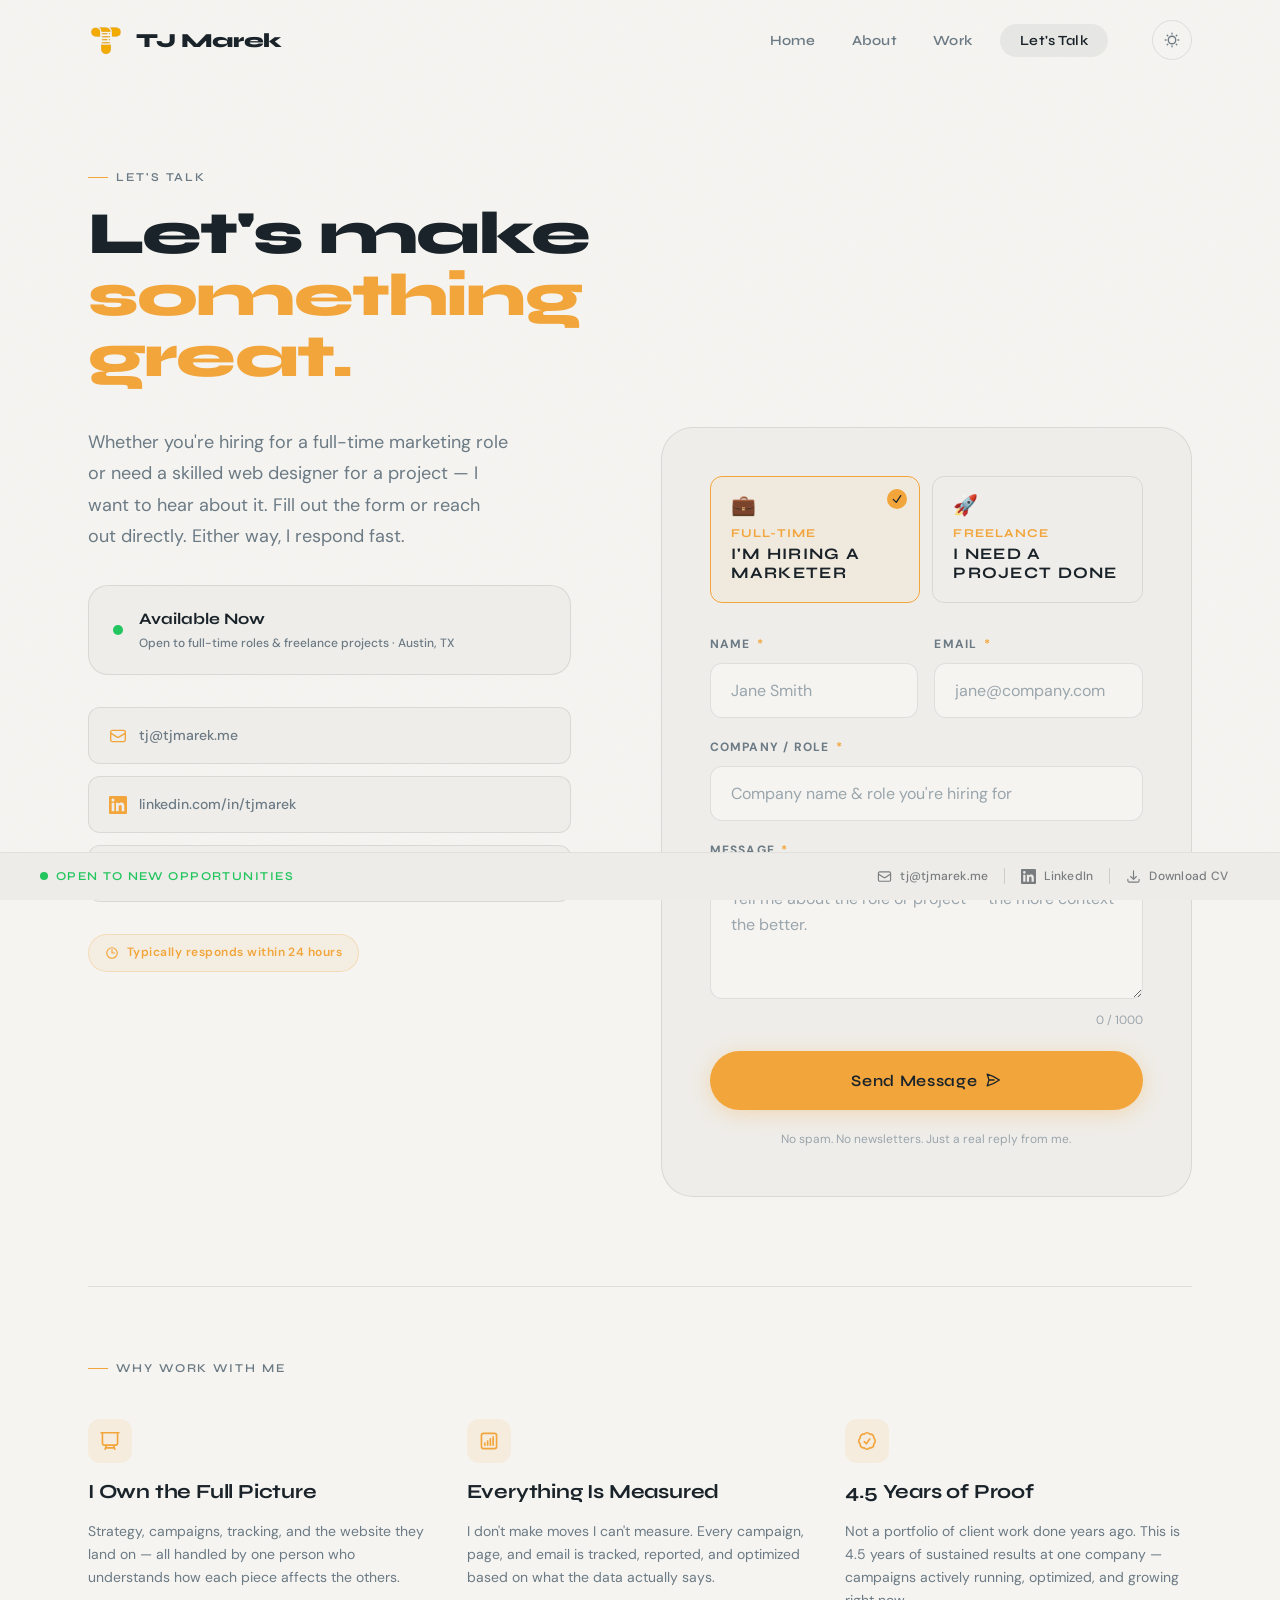
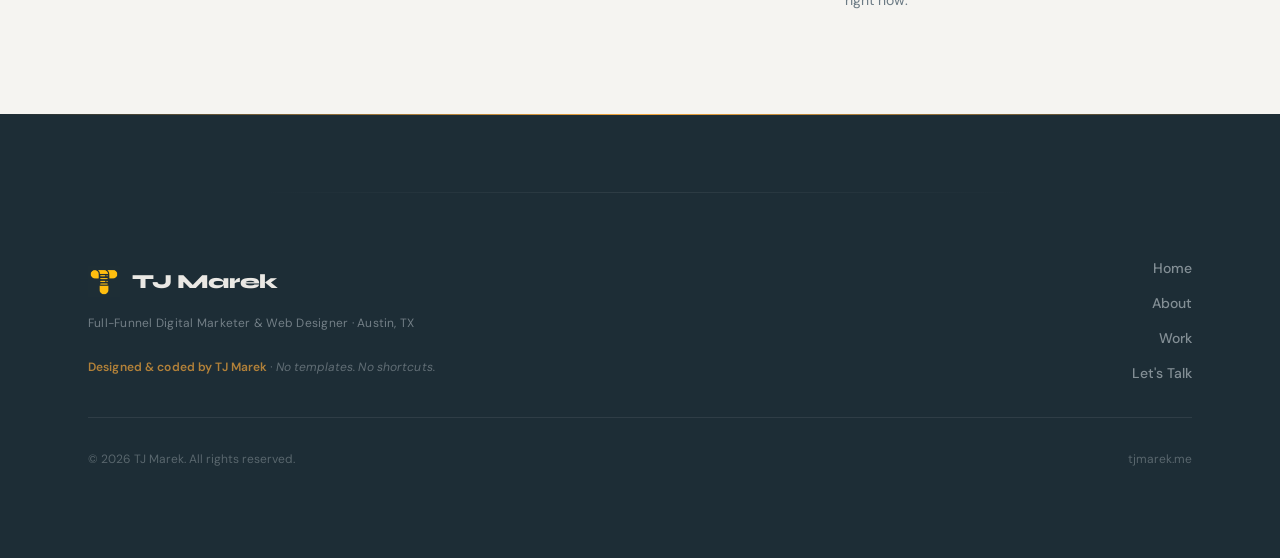
<file: contact.html>
<!DOCTYPE html>
<html lang="en" data-theme="light">
<head>
  <!-- Hi recruiter. Yes, I built this. No, I didn't use a template. -->
  <meta charset="UTF-8" />
  <meta name="viewport" content="width=device-width, initial-scale=1.0" />
  <meta name="description" content="Get in touch with TJ Marek — Full-Funnel Digital Marketer & Web Designer based in Austin, TX. Available for full-time roles and freelance projects." />
  <meta name="author" content="TJ Marek" />
  <meta property="og:title" content="Let's Talk — TJ Marek" />
  <meta property="og:description" content="Hiring for a full-time role or need a freelance marketer and web designer? Let's talk." />
  <meta property="og:url" content="https://tjmarek.me/contact.html" />
  <meta property="og:type" content="website" />
  <link rel="preconnect" href="https://fonts.googleapis.com">
  <link rel="preconnect" href="https://fonts.gstatic.com" crossorigin>
  <link rel="preconnect" href="https://cdnjs.cloudflare.com">
  <title>Let's Talk — TJ Marek</title>
  <link rel="icon" type="image/jpeg" href="logo.jpg" />
  <link rel="stylesheet" href="style.css" />
  <style>

    /* ── Page layout ── */
    .contact-page {
      min-height: 100svh;
      padding-top: clamp(110px, 14vw, 160px);
      padding-bottom: clamp(var(--space-16), 8vw, var(--space-32));
      position: relative;
      overflow: hidden;
    }

    .contact-page .container { position: relative; z-index: 2; }

    /* ── Top grid ── */
    .contact-top {
      display: grid;
      grid-template-columns: 1fr 1.1fr;
      gap: clamp(var(--space-10), 7vw, var(--space-24));
      align-items: start;
      margin-top: var(--space-10);
    }

    /* ── Left info column ── */
    .contact-info {}

    .contact-info__heading {
      margin-bottom: var(--space-6);
    }

    .contact-info__body {
      font-size: var(--text-md);
      color: var(--text-muted);
      line-height: 1.75;
      margin-bottom: var(--space-8);
      max-width: 420px;
    }

    /* Availability card */
    .availability-card {
      display: flex;
      align-items: center;
      gap: var(--space-4);
      padding: var(--space-5) var(--space-6);
      background: var(--bg-card);
      border: 1px solid var(--border);
      border-radius: var(--radius-lg);
      margin-bottom: var(--space-8);
      transition: border-color var(--dur-base) var(--ease-out);
    }

    .availability-card:hover { border-color: var(--accent); }

    .availability-card__dot {
      width: 10px;
      height: 10px;
      border-radius: var(--radius-full);
      background: #22C55E;
      flex-shrink: 0;
      animation: pulse-green 2s ease-in-out infinite;
    }

    .availability-card__text {
      flex: 1;
    }

    .availability-card__title {
      font-family: var(--font-display);
      font-size: var(--text-base);
      font-weight: 700;
      color: var(--text-dark);
      margin-bottom: 2px;
    }

    .availability-card__sub {
      font-size: var(--text-xs);
      color: var(--text-muted);
      font-weight: 500;
    }

    /* Direct contact links */
    .direct-links {
      display: flex;
      flex-direction: column;
      gap: var(--space-3);
      margin-bottom: var(--space-8);
    }

    .direct-link {
      display: flex;
      align-items: center;
      gap: var(--space-3);
      padding: var(--space-4) var(--space-5);
      background: var(--bg-card);
      border: 1px solid var(--border);
      border-radius: var(--radius-md);
      font-size: var(--text-sm);
      font-weight: 500;
      color: var(--text-muted);
      transition: all var(--dur-base) var(--ease-out);
      text-decoration: none;
    }

    .direct-link:hover {
      border-color: var(--accent);
      color: var(--accent);
      transform: translateX(4px);
    }

    .direct-link svg {
      width: 18px;
      height: 18px;
      flex-shrink: 0;
      color: var(--accent);
    }

    .direct-link__label {
      flex: 1;
    }

    .direct-link__arrow {
      width: 16px;
      height: 16px;
      opacity: 0;
      transition: opacity var(--dur-base), transform var(--dur-base) var(--ease-spring);
      transform: translateX(-4px);
    }

    .direct-link:hover .direct-link__arrow {
      opacity: 1;
      transform: translateX(0);
    }

    /* Response time badge */
    .response-badge {
      display: inline-flex;
      align-items: center;
      gap: var(--space-2);
      padding: var(--space-2) var(--space-4);
      background: rgba(242,165,59,0.08);
      border: 1px solid rgba(242,165,59,0.25);
      border-radius: var(--radius-full);
      font-size: var(--text-xs);
      font-weight: 600;
      color: var(--accent);
      letter-spacing: 0.04em;
    }

    .response-badge svg {
      width: 14px;
      height: 14px;
    }

    /* ── Right — Form column ── */
    .contact-form-wrap {
      background: var(--bg-card);
      border: 1px solid var(--border);
      border-radius: var(--radius-xl);
      padding: clamp(var(--space-8), 5vw, var(--space-12));
      position: relative;
      overflow: hidden;
    }

    /* Subtle amber glow top-right corner */
    /* .contact-form-wrap::before {
      content: '';
      position: absolute;
      top: -60px;
      right: -60px;
      width: 200px;
      height: 200px;
      border-radius: var(--radius-full);
      background: radial-gradient(circle, rgba(242,165,59,0.10) 0%, transparent 70%);
      pointer-events: none;
    } */

    /* Path selector */
    .path-selector {
      display: grid;
      grid-template-columns: 1fr 1fr;
      gap: var(--space-3);
      margin-bottom: var(--space-8);
    }

    .path-btn {
      padding: var(--space-4) var(--space-5);
      border: 1.5px solid var(--border);
      border-radius: var(--radius-md);
      background: transparent;
      text-align: left;
      cursor: pointer;
      transition: all var(--dur-base) var(--ease-out);
      position: relative;
    }

    .path-btn:hover {
      border-color: rgba(242,165,59,0.50);
    }

    .path-btn.active {
      border-color: var(--accent);
      background: rgba(242,165,59,0.06);
    }

    .path-btn__emoji {
      font-size: 1.25rem;
      display: block;
      margin-bottom: var(--space-2);
    }

    .path-btn__type {
      display: block;
      font-family: var(--font-display);
      font-size: var(--text-xs);
      font-weight: 700;
      letter-spacing: 0.10em;
      text-transform: uppercase;
      color: var(--accent);
      margin-bottom: var(--space-1);
    }

    .path-btn__label {
      display: block;
      font-family: var(--font-display);
      font-size: var(--text-base);
      font-weight: 700;
      color: var(--text-dark);
      line-height: 1.2;
    }

    .path-btn__check {
      position: absolute;
      top: var(--space-3);
      right: var(--space-3);
      width: 20px;
      height: 20px;
      border-radius: var(--radius-full);
      background: var(--accent);
      display: flex;
      align-items: center;
      justify-content: center;
      opacity: 0;
      transform: scale(0.5);
      transition: all var(--dur-base) var(--ease-spring);
    }

    .path-btn.active .path-btn__check {
      opacity: 1;
      transform: scale(1);
    }

    .path-btn__check svg {
      width: 12px;
      height: 12px;
      color: var(--text-dark);
    }

    /* Form */
    .contact-form {
      display: flex;
      flex-direction: column;
      gap: var(--space-5);
    }

    .form-row {
      display: grid;
      grid-template-columns: 1fr 1fr;
      gap: var(--space-4);
    }

    .form-group {
      display: flex;
      flex-direction: column;
      gap: var(--space-2);
    }

    .form-label {
      font-size: var(--text-xs);
      font-weight: 700;
      letter-spacing: 0.10em;
      text-transform: uppercase;
      color: var(--text-muted);
    }

    .form-label .required {
      color: var(--accent);
      margin-left: 2px;
    }

    .form-input,
    .form-textarea,
    .form-select {
      width: 100%;
      padding: var(--space-4) var(--space-5);
      background: var(--bg-primary);
      border: 1.5px solid var(--border);
      border-radius: var(--radius-md);
      color: var(--text-dark);
      font-size: var(--text-base);
      font-family: var(--font-body);
      transition: border-color var(--dur-base) var(--ease-out),
                  box-shadow var(--dur-base) var(--ease-out),
                  background-color var(--dur-slow) var(--ease-out);
      -webkit-appearance: none;
    }

    .form-input:focus,
    .form-textarea:focus,
    .form-select:focus {
      outline: none;
      border-color: var(--accent);
      box-shadow: 0 0 0 3px rgba(242,165,59,0.12);
    }

    .form-input::placeholder,
    .form-textarea::placeholder {
      color: var(--text-light);
    }

    .form-textarea {
      resize: vertical;
      min-height: 130px;
      line-height: 1.65;
    }

    .form-select {
      background-image: url("data:image/svg+xml,%3Csvg xmlns='http://www.w3.org/2000/svg' fill='none' viewBox='0 0 24 24' stroke-width='2' stroke='%236B7A84'%3E%3Cpath stroke-linecap='round' stroke-linejoin='round' d='m19 9-7 7-7-7'/%3E%3C/svg%3E");
      background-repeat: no-repeat;
      background-position: right 14px center;
      background-size: 16px;
      padding-right: 44px;
      cursor: pointer;
    }

    /* Character counter */
    .char-counter {
      font-size: var(--text-xs);
      color: var(--text-light);
      text-align: right;
      margin-top: var(--space-1);
      transition: color var(--dur-base);
    }

    .char-counter.warn { color: var(--accent); }

    /* Submit button full-width */
    .btn--submit {
      width: 100%;
      justify-content: center;
      padding: var(--space-5) var(--space-6);
      font-size: var(--text-base);
      position: relative;
      overflow: hidden;
    }

    /* Loading state */
    .btn--submit.loading {
      pointer-events: none;
      opacity: 0.75;
    }

    .btn--submit.loading::after {
      content: '';
      position: absolute;
      right: var(--space-6);
      top: 50%;
      transform: translateY(-50%);
      width: 16px;
      height: 16px;
      border: 2px solid rgba(26,35,41,0.25);
      border-top-color: var(--text-dark);
      border-radius: var(--radius-full);
      animation: spin 0.6s linear infinite;
    }

    @keyframes spin {
      to { transform: translateY(-50%) rotate(360deg); }
    }

    /* ── Form success state ── */
    .form-success {
      display: none;
      flex-direction: column;
      align-items: center;
      text-align: center;
      padding: var(--space-12) var(--space-8);
      gap: var(--space-5);
    }

    .form-success.show {
      display: flex;
    }

    .success-ring {
      width: 72px;
      height: 72px;
      border-radius: var(--radius-full);
      background: rgba(242,165,59,0.10);
      border: 2px solid rgba(242,165,59,0.30);
      display: flex;
      align-items: center;
      justify-content: center;
      color: var(--accent);
      animation: success-pop 0.6s var(--ease-spring) forwards;
    }

    @keyframes success-pop {
      0%   { transform: scale(0) rotate(-10deg); opacity: 0; }
      60%  { transform: scale(1.1) rotate(3deg); opacity: 1; }
      100% { transform: scale(1) rotate(0); opacity: 1; }
    }

    .success-ring svg { width: 32px; height: 32px; }

    .success-title {
      font-family: var(--font-display);
      font-size: var(--text-2xl);
      font-weight: 700;
      color: var(--text-dark);
      letter-spacing: -0.02em;
    }

    .success-body {
      font-size: var(--text-base);
      color: var(--text-muted);
      line-height: 1.7;
      max-width: 320px;
    }

    /* ── FAQ / Trust strip ── */
    .trust-strip {
      margin-top: clamp(var(--space-16), 7vw, var(--space-24));
      padding-top: clamp(var(--space-12), 5vw, var(--space-20));
      border-top: 1px solid var(--border);
    }

    .trust-grid {
      display: grid;
      grid-template-columns: repeat(3, 1fr);
      gap: var(--space-8);
      margin-top: var(--space-10);
    }

    .trust-item {
      display: flex;
      flex-direction: column;
      gap: var(--space-3);
    }

    .trust-item__icon {
      width: 44px;
      height: 44px;
      border-radius: var(--radius-md);
      background: rgba(242,165,59,0.10);
      display: flex;
      align-items: center;
      justify-content: center;
      color: var(--accent);
      flex-shrink: 0;
    }

    .trust-item__icon svg { width: 22px; height: 22px; }

    .trust-item__title {
      font-family: var(--font-display);
      font-size: var(--text-lg);
      font-weight: 700;
      color: var(--text-dark);
      letter-spacing: -0.01em;
    }

    .trust-item__desc {
      font-size: var(--text-sm);
      color: var(--text-muted);
      line-height: 1.65;
    }

    /* ── Responsive ── */
    @media (max-width: 1024px) {
      .contact-top { grid-template-columns: 1fr; }
      .trust-grid  { grid-template-columns: repeat(2, 1fr); }
    }

    @media (max-width: 768px) {
      .path-selector { grid-template-columns: 1fr; }
      .form-row      { grid-template-columns: 1fr; }
      .trust-grid    { grid-template-columns: 1fr; }
    }

  </style>
</head>

<body>

  <div id="scroll-progress" aria-hidden="true"></div>
  <div class="page-transition" id="page-transition" aria-hidden="true"></div>

  <!-- ════════════════════════════════════════════
       HEADER
  ════════════════════════════════════════════ -->
  <header class="site-header" id="site-header">
    <div class="container">
      <div class="header-inner">
        <a href="index.html" class="site-logo" aria-label="TJ Marek — Home">
          <img src="assets/logo.png" alt="TJ Marek logo mark" class="site-logo__mark" />
          <span class="site-logo__name">TJ Marek</span>
        </a>
        <nav class="site-nav" aria-label="Primary navigation">
          <div class="mag-wrap"><a href="index.html"  class="nav-link">Home</a></div>
          <div class="mag-wrap"><a href="about.html"  class="nav-link">About</a></div>
          <div class="mag-wrap"><a href="work.html"   class="nav-link">Work</a></div>
          <div class="mag-wrap"><a href="contact.html" class="nav-link nav-link--cta active">Let's Talk</a></div>
        </nav>
        <div class="header-actions">
          <button class="theme-toggle" id="theme-toggle" aria-label="Toggle dark mode">
            <svg class="icon-sun" xmlns="http://www.w3.org/2000/svg" fill="none"
                 viewBox="0 0 24 24" stroke-width="1.8" stroke="currentColor">
              <path stroke-linecap="round" stroke-linejoin="round"
                d="M12 3v1m0 16v1m9-9h-1M4 12H3m15.36-6.36-.71.71M6.34 17.66l-.71.71M17.66 17.66l.71.71M6.34 6.34l-.71-.71M12 7a5 5 0 1 0 0 10A5 5 0 0 0 12 7z"/>
            </svg>
            <svg class="icon-moon" xmlns="http://www.w3.org/2000/svg" fill="none"
                 viewBox="0 0 24 24" stroke-width="1.8" stroke="currentColor">
              <path stroke-linecap="round" stroke-linejoin="round"
                d="M21 12.79A9 9 0 1 1 11.21 3 7 7 0 0 0 21 12.79z"/>
            </svg>
          </button>
          <button class="menu-toggle" id="menu-toggle" aria-label="Open menu" aria-expanded="false">
            <span></span><span></span><span></span>
          </button>
        </div>
      </div>
    </div>
  </header>

  <nav class="mobile-nav" id="mobile-nav" aria-label="Mobile navigation">
    <a href="index.html"  class="nav-link">Home</a>
    <a href="about.html"  class="nav-link">About</a>
    <a href="work.html"   class="nav-link">Work</a>
    <a href="contact.html" class="nav-link active">Let's Talk</a>
  </nav>

  <main>
    <section class="contact-page" aria-label="Contact TJ Marek">
      <div class="container">

        <!-- Page heading -->
        <div class="reveal">
          <span class="label">Let's Talk</span>
        </div>
        <h1 class="display-xl split-hover reveal"
            style="margin-top: var(--space-4); max-width: 700px;"
            aria-label="Let's make something great.">
          Let's make<br>
          <span style="color: var(--accent);">something great.</span>
        </h1>

        <!-- Top grid -->
        <div class="contact-top">

          <!-- ── LEFT INFO ── -->
          <div class="contact-info">

            <p class="contact-info__body reveal">
              Whether you're hiring for a full-time marketing role or need a
              skilled web designer for a project — I want to hear about it.
              Fill out the form or reach out directly. Either way, I respond fast.
            </p>

            <!-- Availability -->
            <div class="availability-card reveal">
              <div class="availability-card__dot" aria-hidden="true"></div>
              <div class="availability-card__text">
                <div class="availability-card__title">Available Now</div>
                <div class="availability-card__sub">
                  Open to full-time roles &amp; freelance projects · Austin, TX
                </div>
              </div>
            </div>

            <!-- Direct links -->
            <div class="direct-links reveal reveal-delay-1">
              <a href="mailto:tj@tjmarek.me" class="direct-link" aria-label="Email TJ Marek">
                <svg xmlns="http://www.w3.org/2000/svg" fill="none" viewBox="0 0 24 24"
                     stroke-width="1.8" stroke="currentColor" aria-hidden="true">
                  <path stroke-linecap="round" stroke-linejoin="round"
                    d="M21.75 6.75v10.5a2.25 2.25 0 0 1-2.25 2.25h-15a2.25 2.25 0 0 1-2.25-2.25V6.75m19.5 0A2.25 2.25 0 0 0 19.5 4.5h-15a2.25 2.25 0 0 0-2.25 2.25m19.5 0v.243a2.25 2.25 0 0 1-1.07 1.916l-7.5 4.615a2.25 2.25 0 0 1-2.36 0L3.32 8.91a2.25 2.25 0 0 1-1.07-1.916V6.75"/>
                </svg>
                <span class="direct-link__label">tj@tjmarek.me</span>
                <svg class="direct-link__arrow" xmlns="http://www.w3.org/2000/svg"
                     fill="none" viewBox="0 0 24 24" stroke-width="2" stroke="currentColor" aria-hidden="true">
                  <path stroke-linecap="round" stroke-linejoin="round" d="M17 8l4 4m0 0l-4 4m4-4H3"/>
                </svg>
              </a>

              <a href="https://linkedin.com/in/tjmarek" target="_blank" rel="noopener noreferrer"
                 class="direct-link" aria-label="TJ Marek on LinkedIn">
                <svg xmlns="http://www.w3.org/2000/svg" viewBox="0 0 24 24"
                     fill="currentColor" aria-hidden="true">
                  <path d="M20.447 20.452h-3.554v-5.569c0-1.328-.027-3.037-1.852-3.037-1.853 0-2.136 1.445-2.136 2.939v5.667H9.351V9h3.414v1.561h.046c.477-.9 1.637-1.85 3.37-1.85 3.601 0 4.267 2.37 4.267 5.455v6.286zM5.337 7.433a2.062 2.062 0 0 1-2.063-2.065 2.064 2.064 0 1 1 2.063 2.065zm1.782 13.019H3.555V9h3.564v11.452zM22.225 0H1.771C.792 0 0 .774 0 1.729v20.542C0 23.227.792 24 1.771 24h20.451C23.2 24 24 23.227 24 22.271V1.729C24 .774 23.2 0 22.222 0h.003z"/>
                </svg>
                <span class="direct-link__label">linkedin.com/in/tjmarek</span>
                <svg class="direct-link__arrow" xmlns="http://www.w3.org/2000/svg"
                     fill="none" viewBox="0 0 24 24" stroke-width="2" stroke="currentColor" aria-hidden="true">
                  <path stroke-linecap="round" stroke-linejoin="round" d="M17 8l4 4m0 0l-4 4m4-4H3"/>
                </svg>
              </a>

              <a href="TJ-Marek-CV.pdf" download class="direct-link" aria-label="Download CV">
                <svg xmlns="http://www.w3.org/2000/svg" fill="none" viewBox="0 0 24 24"
                     stroke-width="1.8" stroke="currentColor" aria-hidden="true">
                  <path stroke-linecap="round" stroke-linejoin="round"
                    d="M3 16.5v2.25A2.25 2.25 0 0 0 5.25 21h13.5A2.25 2.25 0 0 0 21 18.75V16.5M16.5 12 12 16.5m0 0L7.5 12m4.5 4.5V3"/>
                </svg>
                <span class="direct-link__label">Download My CV</span>
                <svg class="direct-link__arrow" xmlns="http://www.w3.org/2000/svg"
                     fill="none" viewBox="0 0 24 24" stroke-width="2" stroke="currentColor" aria-hidden="true">
                  <path stroke-linecap="round" stroke-linejoin="round" d="M17 8l4 4m0 0l-4 4m4-4H3"/>
                </svg>
              </a>
            </div>

            <!-- Response time -->
            <div class="reveal reveal-delay-2">
              <div class="response-badge">
                <svg xmlns="http://www.w3.org/2000/svg" fill="none" viewBox="0 0 24 24"
                     stroke-width="2" stroke="currentColor" aria-hidden="true">
                  <path stroke-linecap="round" stroke-linejoin="round"
                    d="M12 6v6h4.5m4.5 0a9 9 0 1 1-18 0 9 9 0 0 1 18 0Z"/>
                </svg>
                Typically responds within 24 hours
              </div>
            </div>

          </div>

          <!-- ── RIGHT FORM ── -->
          <div class="contact-form-wrap reveal reveal-delay-1" id="form-wrap">

            <!-- Path selector -->
            <div class="path-selector" role="group" aria-label="What brings you here?">
              <button class="path-btn active" data-path="hiring" aria-pressed="true">
                <span class="path-btn__emoji">💼</span>
                <span class="path-btn__type">Full-Time</span>
                <span class="path-btn__label">I'm hiring a marketer</span>
                <span class="path-btn__check" aria-hidden="true">
                  <svg xmlns="http://www.w3.org/2000/svg" fill="none" viewBox="0 0 24 24"
                       stroke-width="2.5" stroke="currentColor">
                    <path stroke-linecap="round" stroke-linejoin="round" d="m4.5 12.75 6 6 9-13.5"/>
                  </svg>
                </span>
              </button>
              <button class="path-btn" data-path="freelance" aria-pressed="false">
                <span class="path-btn__emoji">🚀</span>
                <span class="path-btn__type">Freelance</span>
                <span class="path-btn__label">I need a project done</span>
                <span class="path-btn__check" aria-hidden="true">
                  <svg xmlns="http://www.w3.org/2000/svg" fill="none" viewBox="0 0 24 24"
                       stroke-width="2.5" stroke="currentColor">
                    <path stroke-linecap="round" stroke-linejoin="round" d="m4.5 12.75 6 6 9-13.5"/>
                  </svg>
                </span>
              </button>
            </div>

            <!-- Form -->
            <form class="contact-form" id="contact-form" novalidate
                  aria-label="Contact form">

              <div class="form-row">
                <div class="form-group">
                  <label class="form-label" for="field-name">
                    Name <span class="required" aria-hidden="true">*</span>
                  </label>
                  <input type="text" id="field-name" name="name"
                         class="form-input" placeholder="Jane Smith"
                         required autocomplete="name" />
                </div>
                <div class="form-group">
                  <label class="form-label" for="field-email">
                    Email <span class="required" aria-hidden="true">*</span>
                  </label>
                  <input type="email" id="field-email" name="email"
                         class="form-input" placeholder="jane@company.com"
                         required autocomplete="email" />
                </div>
              </div>

              <!-- Context field — changes based on path -->
              <div class="form-group">
                <label class="form-label" for="field-context" id="context-label">
                  Company / Role <span class="required" aria-hidden="true">*</span>
                </label>
                <input type="text" id="field-context" name="context"
                       class="form-input" placeholder="Company name & role you're hiring for"
                       required />
              </div>

              <!-- Budget/Timeline — shown for freelance -->
              <div class="form-group" id="budget-group" style="display:none;">
                <label class="form-label" for="field-budget">Project Budget</label>
                <select id="field-budget" name="budget" class="form-select">
                  <option value="" disabled selected>Select a range</option>
                  <option value="under-1k">Under $1,000</option>
                  <option value="1k-3k">$1,000 – $3,000</option>
                  <option value="3k-7k">$3,000 – $7,000</option>
                  <option value="7k-15k">$7,000 – $15,000</option>
                  <option value="15k-plus">$15,000+</option>
                  <option value="tbd">Not sure yet</option>
                </select>
              </div>

              <div class="form-group">
                <label class="form-label" for="field-message">
                  Message <span class="required" aria-hidden="true">*</span>
                </label>
                <textarea id="field-message" name="message"
                          class="form-textarea"
                          placeholder="Tell me about the role or project — the more context the better."
                          required maxlength="1000"></textarea>
                <div class="char-counter" id="char-counter" aria-live="polite">
                  0 / 1000
                </div>
              </div>

              <!-- Form error message -->
              <div id="form-error" role="alert" aria-live="assertive"
                   style="display:none; color: #e05252; font-size: var(--text-sm);
                          font-weight: 500; padding: var(--space-3) var(--space-4);
                          background: rgba(224,82,82,0.08); border-radius: var(--radius-md);
                          border: 1px solid rgba(224,82,82,0.25);">
              </div>

              <button type="submit" class="btn btn--primary btn--submit" id="submit-btn">
                Send Message
                <svg xmlns="http://www.w3.org/2000/svg" fill="none" viewBox="0 0 24 24"
                     stroke-width="2" stroke="currentColor" aria-hidden="true">
                  <path stroke-linecap="round" stroke-linejoin="round"
                    d="M6 12 3.269 3.125A59.769 59.769 0 0 1 21.485 12 59.768 59.768 0 0 1 3.27 20.875L5.999 12Zm0 0h7.5"/>
                </svg>
              </button>

              <p style="font-size: var(--text-xs); color: var(--text-light);
                        text-align: center; line-height: 1.5;">
                No spam. No newsletters. Just a real reply from me.
              </p>

            </form>

            <!-- Success state -->
            <div class="form-success" id="form-success" aria-live="polite">
              <div class="success-ring" aria-hidden="true">
                <svg xmlns="http://www.w3.org/2000/svg" fill="none" viewBox="0 0 24 24"
                     stroke-width="2" stroke="currentColor">
                  <path stroke-linecap="round" stroke-linejoin="round"
                    d="m4.5 12.75 6 6 9-13.5"/>
                </svg>
              </div>
              <h2 class="success-title">Message sent.</h2>
              <p class="success-body">
                Thanks for reaching out — I'll be back in touch within 24 hours.
                In the meantime, feel free to look through my work.
              </p>
              <a href="work.html" class="btn btn--ghost">
                View My Work
                <svg xmlns="http://www.w3.org/2000/svg" fill="none" viewBox="0 0 24 24"
                     stroke-width="2" stroke="currentColor" aria-hidden="true">
                  <path stroke-linecap="round" stroke-linejoin="round" d="M17 8l4 4m0 0l-4 4m4-4H3"/>
                </svg>
              </a>
            </div>

          </div><!-- /form-wrap -->
        </div><!-- /contact-top -->

        <!-- ── TRUST STRIP ── -->
        <div class="trust-strip">
          <span class="label reveal">Why Work With Me</span>
          <div class="trust-grid">

            <div class="trust-item reveal">
              <div class="trust-item__icon" aria-hidden="true">
                <svg xmlns="http://www.w3.org/2000/svg" fill="none" viewBox="0 0 24 24"
                     stroke-width="1.8" stroke="currentColor">
                  <path stroke-linecap="round" stroke-linejoin="round"
                    d="M3.75 3v11.25A2.25 2.25 0 0 0 6 16.5h2.25M3.75 3h-1.5m1.5 0h16.5m0 0h1.5m-1.5 0v11.25A2.25 2.25 0 0 1 18 16.5h-2.25m-7.5 0h7.5m-7.5 0-1 3m8.5-3 1 3m0 0 .5 1.5m-.5-1.5h-9.5m0 0-.5 1.5"/>
                </svg>
              </div>
              <div class="trust-item__title">I Own the Full Picture</div>
              <p class="trust-item__desc">
                Strategy, campaigns, tracking, and the website they land on —
                all handled by one person who understands how each piece
                affects the others.
              </p>
            </div>

            <div class="trust-item reveal reveal-delay-1">
              <div class="trust-item__icon" aria-hidden="true">
                <svg xmlns="http://www.w3.org/2000/svg" fill="none" viewBox="0 0 24 24"
                     stroke-width="1.8" stroke="currentColor">
                  <path stroke-linecap="round" stroke-linejoin="round"
                    d="M7.5 14.25v2.25m3-4.5v4.5m3-6.75v6.75m3-9v9M6 20.25h12A2.25 2.25 0 0 0 20.25 18V6A2.25 2.25 0 0 0 18 3.75H6A2.25 2.25 0 0 0 3.75 6v12A2.25 2.25 0 0 0 6 20.25Z"/>
                </svg>
              </div>
              <div class="trust-item__title">Everything Is Measured</div>
              <p class="trust-item__desc">
                I don't make moves I can't measure. Every campaign, page, and
                email is tracked, reported, and optimized based on what
                the data actually says.
              </p>
            </div>

            <div class="trust-item reveal reveal-delay-2">
              <div class="trust-item__icon" aria-hidden="true">
                <svg xmlns="http://www.w3.org/2000/svg" fill="none" viewBox="0 0 24 24"
                     stroke-width="1.8" stroke="currentColor">
                  <path stroke-linecap="round" stroke-linejoin="round"
                    d="M9 12.75 11.25 15 15 9.75M21 12c0 1.268-.63 2.39-1.593 3.068a3.745 3.745 0 0 1-1.043 3.296 3.745 3.745 0 0 1-3.296 1.043A3.745 3.745 0 0 1 12 21c-1.268 0-2.39-.63-3.068-1.593a3.746 3.746 0 0 1-3.296-1.043 3.745 3.745 0 0 1-1.043-3.296A3.745 3.745 0 0 1 3 12c0-1.268.63-2.39 1.593-3.068a3.745 3.745 0 0 1 1.043-3.296 3.746 3.746 0 0 1 3.296-1.043A3.746 3.746 0 0 1 12 3c1.268 0 2.39.63 3.068 1.593a3.746 3.746 0 0 1 3.296 1.043 3.746 3.746 0 0 1 1.043 3.296A3.745 3.745 0 0 1 21 12Z"/>
                </svg>
              </div>
              <div class="trust-item__title">4.5 Years of Proof</div>
              <p class="trust-item__desc">
                Not a portfolio of client work done years ago. This is 4.5 years
                of sustained results at one company — campaigns actively running,
                optimized, and growing right now.
              </p>
            </div>

          </div>
        </div>

      </div><!-- /container -->
    </section>
  </main>

  <!-- ════════════════════════════════════════════
       FOOTER
  ════════════════════════════════════════════ -->
  <footer class="site-footer" role="contentinfo">
    <div class="container">
      <div class="footer-inner">
        <div>
          <div class="footer-logo">
            <img src="assets/logo.png" alt="TJ Marek logo" class="footer-logo__mark" />
            <span class="footer-logo__name">TJ Marek</span>
          </div>
          <p class="footer-tagline">Full-Funnel Digital Marketer &amp; Web Designer · Austin, TX</p>
          <p class="footer-built">
            <span>Designed &amp; coded by TJ Marek</span> · No templates. No shortcuts.
          </p>
        </div>
        <nav class="footer-nav" aria-label="Footer navigation">
          <a href="index.html">Home</a>
          <a href="about.html">About</a>
          <a href="work.html">Work</a>
          <a href="contact.html">Let's Talk</a>
        </nav>
      </div>
      <div class="footer-copy">
        <span>© 2026 TJ Marek. All rights reserved.</span>
        <span>tjmarek.me</span>
      </div>
    </div>
  </footer>

  <!-- STICKY CONTACT BAR -->
  <aside class="contact-bar" role="complementary" aria-label="Quick contact">
    <div class="contact-bar__status">
      <span class="status-dot" aria-hidden="true"></span>
      <span class="status-text">Open to New Opportunities</span>
    </div>
    <div class="contact-bar__links">
      <a href="mailto:tj@tjmarek.me" class="contact-bar__link" aria-label="Email TJ Marek">
        <svg xmlns="http://www.w3.org/2000/svg" fill="none" viewBox="0 0 24 24"
             stroke-width="1.8" stroke="currentColor" aria-hidden="true">
          <path stroke-linecap="round" stroke-linejoin="round"
            d="M21.75 6.75v10.5a2.25 2.25 0 0 1-2.25 2.25h-15a2.25 2.25 0 0 1-2.25-2.25V6.75m19.5 0A2.25 2.25 0 0 0 19.5 4.5h-15a2.25 2.25 0 0 0-2.25 2.25m19.5 0v.243a2.25 2.25 0 0 1-1.07 1.916l-7.5 4.615a2.25 2.25 0 0 1-2.36 0L3.32 8.91a2.25 2.25 0 0 1-1.07-1.916V6.75"/>
        </svg>
        <span class="contact-bar__link-text">tj@tjmarek.me</span>
      </a>
      <span class="contact-bar__sep" aria-hidden="true"></span>
      <a href="https://linkedin.com/in/tjmarek" target="_blank" rel="noopener noreferrer"
         class="contact-bar__link" aria-label="LinkedIn">
        <svg xmlns="http://www.w3.org/2000/svg" viewBox="0 0 24 24" fill="currentColor" aria-hidden="true">
          <path d="M20.447 20.452h-3.554v-5.569c0-1.328-.027-3.037-1.852-3.037-1.853 0-2.136 1.445-2.136 2.939v5.667H9.351V9h3.414v1.561h.046c.477-.9 1.637-1.85 3.37-1.85 3.601 0 4.267 2.37 4.267 5.455v6.286zM5.337 7.433a2.062 2.062 0 0 1-2.063-2.065 2.064 2.064 0 1 1 2.063 2.065zm1.782 13.019H3.555V9h3.564v11.452zM22.225 0H1.771C.792 0 0 .774 0 1.729v20.542C0 23.227.792 24 1.771 24h20.451C23.2 24 24 23.227 24 22.271V1.729C24 .774 23.2 0 22.222 0h.003z"/>
        </svg>
        <span class="contact-bar__link-text">LinkedIn</span>
      </a>
      <span class="contact-bar__sep" aria-hidden="true"></span>
      <a href="TJ-Marek-CV.pdf" download class="contact-bar__link" aria-label="Download CV">
        <svg xmlns="http://www.w3.org/2000/svg" fill="none" viewBox="0 0 24 24"
             stroke-width="1.8" stroke="currentColor" aria-hidden="true">
          <path stroke-linecap="round" stroke-linejoin="round"
            d="M3 16.5v2.25A2.25 2.25 0 0 0 5.25 21h13.5A2.25 2.25 0 0 0 21 18.75V16.5M16.5 12 12 16.5m0 0L7.5 12m4.5 4.5V3"/>
        </svg>
        <span class="contact-bar__link-text">Download CV</span>
      </a>
    </div>
  </aside>

 <script src="assets/gsap.min.js" defer></script>
<script src="assets/ScrollTrigger.min.js" defer></script>

  <script>
  (() => {
    'use strict';
    const $ = (s, c = document) => c.querySelector(s);
    const $$ = (s, c = document) => [...c.querySelectorAll(s)];

    /* ── Theme ── */
    const html  = document.documentElement;
    html.setAttribute('data-theme', localStorage.getItem('tj-theme') || 'light');
    $('#theme-toggle')?.addEventListener('click', () => {
      const next = html.getAttribute('data-theme') === 'dark' ? 'light' : 'dark';
      html.setAttribute('data-theme', next);
      localStorage.setItem('tj-theme', next);
    });

    /* ── Scroll progress ── */
    const pb = $('#scroll-progress');
    window.addEventListener('scroll', () => {
      if (pb) pb.style.width =
        (window.scrollY / (document.body.scrollHeight - window.innerHeight) * 100) + '%';
    }, { passive: true });

    /* ── Sticky header ── */
    window.addEventListener('scroll', () => {
      $('#site-header')?.classList.toggle('scrolled', window.scrollY > 60);
    }, { passive: true });

    /* ── Mobile menu ── */
    const menuBtn   = $('#menu-toggle');
    const mobileNav = $('#mobile-nav');
    menuBtn?.addEventListener('click', () => {
      const open = mobileNav.classList.toggle('open');
      menuBtn.classList.toggle('open', open);
      menuBtn.setAttribute('aria-expanded', open);
      document.body.style.overflow = open ? 'hidden' : '';
    });

    /* ── Scroll reveal ── */
    const ro = new IntersectionObserver((entries) => {
      entries.forEach(e => {
        if (e.isIntersecting) { e.target.classList.add('in-view'); ro.unobserve(e.target); }
      });
    }, { threshold: 0.10 });
    $$('.reveal').forEach(el => ro.observe(el));

    // /* ── Letter split ── */
    // $$('.split-hover').forEach(el => {
    //   setTimeout(() => {
    //     [...el.childNodes].forEach(node => {
    //       if (node.nodeType === Node.TEXT_NODE && node.textContent.trim()) {
    //         const wrap = document.createElement('span');
    //         wrap.innerHTML = node.textContent.split('').map(ch =>
    //           ch === ' '
    //             ? '<span class="char" style="display:inline-block;width:.28em">&nbsp;</span>'
    //             : `<span class="char">${ch}</span>`
    //         ).join('');
    //         node.replaceWith(wrap);
    //       }
    //     });
    //   }, 400);
    // });

    /* ── Magnetic nav ── */
    $$('.mag-wrap').forEach(wrap => {
      const link = wrap.querySelector('.nav-link');
      if (!link) return;
      wrap.addEventListener('mousemove', e => {
        const r = wrap.getBoundingClientRect();
        link.style.transform =
          `translate(${(e.clientX-r.left-r.width/2)*.28}px,${(e.clientY-r.top-r.height/2)*.28}px)`;
      });
      wrap.addEventListener('mouseleave', () => {
        link.style.transition = 'transform 0.4s cubic-bezier(0.22,1,0.36,1)';
        link.style.transform  = '';
        setTimeout(() => link.style.transition = '', 400);
      });
    });

    /* ══════════════════════════════════════════
       PATH SELECTOR
    ══════════════════════════════════════════ */
    const pathBtns    = $$('.path-btn');
    const contextLabel = $('#context-label');
    const contextInput = $('#field-context');
    const budgetGroup  = $('#budget-group');

    const pathConfig = {
      hiring: {
        label:       'Company / Role',
        placeholder: 'Company name & role you\'re hiring for',
        showBudget:  false,
      },
      freelance: {
        label:       'Project Overview',
        placeholder: 'Briefly describe your project',
        showBudget:  true,
      },
    };

    pathBtns.forEach(btn => {
      btn.addEventListener('click', () => {
        const path = btn.dataset.path;
        pathBtns.forEach(b => {
          b.classList.toggle('active', b === btn);
          b.setAttribute('aria-pressed', b === btn);
        });
        const cfg = pathConfig[path];
        if (contextLabel) contextLabel.childNodes[0].textContent = cfg.label + ' ';
        if (contextInput) contextInput.placeholder = cfg.placeholder;
        if (budgetGroup)  budgetGroup.style.display = cfg.showBudget ? 'flex' : 'none';
      });
    });

    /* ── Character counter ── */
    const textarea   = $('#field-message');
    const charCounter = $('#char-counter');
    textarea?.addEventListener('input', () => {
      const len = textarea.value.length;
      if (charCounter) {
        charCounter.textContent = `${len} / 1000`;
        charCounter.classList.toggle('warn', len > 850);
      }
    });

    /* ══════════════════════════════════════════
       FORM SUBMISSION
       Using Netlify Forms (works out of the box
       when deployed to Netlify — zero config needed)
    ══════════════════════════════════════════ */
    const form       = $('#contact-form');
    const submitBtn  = $('#submit-btn');
    const formError  = $('#form-error');
    const formSuccess = $('#form-success');

    // Add Netlify form attributes
    form?.setAttribute('data-netlify', 'true');
    form?.setAttribute('name', 'contact');
    // Hidden input for Netlify
    const hiddenInput = document.createElement('input');
    hiddenInput.type  = 'hidden';
    hiddenInput.name  = 'form-name';
    hiddenInput.value = 'contact';
    form?.prepend(hiddenInput);

    const showError = (msg) => {
      if (!formError) return;
      formError.textContent = msg;
      formError.style.display = 'block';
      setTimeout(() => formError.style.display = 'none', 5000);
    };

    const validateEmail = (v) => /^[^\s@]+@[^\s@]+\.[^\s@]+$/.test(v);

    form?.addEventListener('submit', async (e) => {
      e.preventDefault();

      // Client-side validation
      const name    = $('#field-name')?.value.trim();
      const email   = $('#field-email')?.value.trim();
      const context = $('#field-context')?.value.trim();
      const message = $('#field-message')?.value.trim();

      if (!name)              return showError('Please enter your name.');
      if (!validateEmail(email)) return showError('Please enter a valid email address.');
      if (!context)           return showError('Please fill in the company / project field.');
      if (!message)           return showError('Please write a message — even a short one.');

      // Loading state
      submitBtn.classList.add('loading');
      submitBtn.textContent = 'Sending…';

      try {
        const formData = new FormData(form);
        const res = await fetch('/', {
          method: 'POST',
          headers: { 'Content-Type': 'application/x-www-form-urlencoded' },
          body: new URLSearchParams(formData).toString(),
        });

        if (res.ok) {
          form.style.display = 'none';
          formSuccess.classList.add('show');
          // Scroll to success
          formSuccess.scrollIntoView({ behavior: 'smooth', block: 'center' });
        } else {
          throw new Error('Submission failed');
        }
      } catch {
        showError('Something went wrong. Please email me directly at tj@tjmarek.me');
        submitBtn.classList.remove('loading');
        submitBtn.innerHTML = `Send Message
          <svg xmlns="http://www.w3.org/2000/svg" fill="none" viewBox="0 0 24 24"
               stroke-width="2" stroke="currentColor" aria-hidden="true">
            <path stroke-linecap="round" stroke-linejoin="round"
              d="M6 12 3.269 3.125A59.769 59.769 0 0 1 21.485 12 59.768 59.768 0 0 1 3.27 20.875L5.999 12Zm0 0h7.5"/>
          </svg>`;
      }
    });

    /* ── Page transition ── */
    const pt = $('#page-transition');
    if (pt) {
      pt.style.transform = 'scaleY(1)';
      pt.style.transformOrigin = 'top';
      requestAnimationFrame(() => requestAnimationFrame(() => {
        pt.style.transition = 'transform 0.5s cubic-bezier(0.22,1,0.36,1)';
        pt.style.transform  = 'scaleY(0)';
      }));
    }
    $$('a[href]').filter(a => {
      const h = a.getAttribute('href');
      return h && !h.startsWith('http') && !h.startsWith('mailto')
             && !h.startsWith('#') && !a.hasAttribute('download') && !h.startsWith('tel');
    }).forEach(link => {
      link.addEventListener('click', e => {
        const href = link.getAttribute('href');
        if (!href || href === window.location.pathname.split('/').pop()) return;
        e.preventDefault();
        if (!pt) { window.location = href; return; }
        pt.style.transition = 'transform 0.4s cubic-bezier(0.65,0,0.35,1)';
        pt.style.transformOrigin = 'bottom';
        pt.style.transform = 'scaleY(1)';
        setTimeout(() => window.location = href, 420);
      });
    });

  })();
  </script>

</body>
</html>
</file>
<file: style.css>
/* ============================================================
   TJ MAREK — tjmarek.me
   style.css — Complete Design System
   ============================================================ */

/* ============================================================
   1. GOOGLE FONTS IMPORT
   ============================================================ */
@import url('https://fonts.googleapis.com/css2?family=Syne:wght@400;500;600;700;800&family=DM+Sans:ital,opsz,wght@0,9..40,300;0,9..40,400;0,9..40,500;0,9..40,600;1,9..40,300&display=swap');

/* ============================================================
   2. CSS CUSTOM PROPERTIES (DESIGN TOKENS)
   ============================================================ */
:root {
  /* Colors — Light Mode */
  --bg-primary:       #F5F4F1;
  --bg-secondary:     #EEECEA;
  --bg-card:          #EFEDE9;
  --accent:           #F2A53B;
  --accent-hover:     #E09428;
  --accent-cool:      #2A7FBF;
  --text-dark:        #1A2329;
  --text-muted:       #6B7A84;
  --text-light:       #9AA5AC;
  --footer-bg:        #1D2D36;
  --footer-text:      #C8D0D5;
  --border:           rgba(26,35,41,0.10);
  --border-strong:    rgba(26,35,41,0.18);
  --shadow-sm:        0 2px 12px rgba(26,35,41,0.07);
  --shadow-md:        0 8px 32px rgba(26,35,41,0.10);
  --shadow-lg:        0 24px 64px rgba(26,35,41,0.13);
  --overlay-bg:       rgba(245,244,241,0.85);
  --nav-blur-bg:      rgba(245,244,241,0.88);

  /* Colors — Dark Mode (applied via [data-theme="dark"]) */
  --dark-bg-primary:    #0F1923;
  --dark-bg-secondary:  #162130;
  --dark-bg-card:       #1C2A36;
  --dark-text-dark:     #EAE8E4;
  --dark-text-muted:    #8A9BA6;
  --dark-border:        rgba(234,232,228,0.10);
  --dark-border-strong: rgba(234,232,228,0.18);
  --dark-shadow-sm:     0 2px 12px rgba(0,0,0,0.25);
  --dark-shadow-md:     0 8px 32px rgba(0,0,0,0.35);
  --dark-nav-blur-bg:   rgba(15,25,35,0.88);
  --dark-overlay-bg:    rgba(15,25,35,0.92);

  /* Typography */
  --font-display:   'Syne', sans-serif;
  --font-body:      'DM Sans', sans-serif;

  /* Type Scale */
  --text-xs:    0.75rem;    /* 12px */
  --text-sm:    0.875rem;   /* 14px */
  --text-base:  1rem;       /* 16px */
  --text-md:    1.125rem;   /* 18px */
  --text-lg:    1.25rem;    /* 20px */
  --text-xl:    1.5rem;     /* 24px */
  --text-2xl:   2rem;       /* 32px */
  --text-3xl:   2.75rem;    /* 44px */
  --text-4xl:   3.75rem;    /* 60px */
  --text-5xl:   5rem;       /* 80px */
  --text-6xl:   6.5rem;     /* 104px */

  /* Spacing */
  --space-1:   0.25rem;
  --space-2:   0.5rem;
  --space-3:   0.75rem;
  --space-4:   1rem;
  --space-5:   1.25rem;
  --space-6:   1.5rem;
  --space-8:   2rem;
  --space-10:  2.5rem;
  --space-12:  3rem;
  --space-16:  4rem;
  --space-20:  5rem;
  --space-24:  6rem;
  --space-32:  8rem;

  /* Layout */
  --container-max:  1200px;
  --container-wide: 1400px;
  --container-pad:  clamp(1.25rem, 5vw, 3rem);

  /* Borders */
  --radius-sm:   6px;
  --radius-md:   12px;
  --radius-lg:   20px;
  --radius-xl:   32px;
  --radius-full: 9999px;

  /* Transitions */
  --ease-out:    cubic-bezier(0.22, 1, 0.36, 1);
  --ease-in-out: cubic-bezier(0.65, 0, 0.35, 1);
  --ease-spring: cubic-bezier(0.34, 1.56, 0.64, 1);
  --dur-fast:    150ms;
  --dur-base:    280ms;
  --dur-slow:    500ms;
  --dur-xslow:   800ms;

  /* Z-index Stack */
  --z-base:        1;
  --z-card:        10;
  --z-sticky:      100;
  --z-nav:         200;
  --z-overlay:     300;
  --z-modal:       400;
  --z-progress:    500;
}

/* ============================================================
   3. DARK MODE TOKEN OVERRIDES
   ============================================================ */
[data-theme="dark"] {
  --bg-primary:    var(--dark-bg-primary);
  --bg-secondary:  var(--dark-bg-secondary);
  --bg-card:       var(--dark-bg-card);
  --text-dark:     var(--dark-text-dark);
  --text-muted:    var(--dark-text-muted);
  --border:        var(--dark-border);
  --border-strong: var(--dark-border-strong);
  --shadow-sm:     var(--dark-shadow-sm);
  --shadow-md:     var(--dark-shadow-md);
  --nav-blur-bg:   var(--dark-nav-blur-bg);
  --overlay-bg:    var(--dark-overlay-bg);
  --footer-bg:     #0A1520;
}

/* ============================================================
   4. RESET & BASE
   ============================================================ */
*, *::before, *::after {
  box-sizing: border-box;
  margin: 0;
  padding: 0;
}

html {
  font-size: 16px;
  scroll-behavior: smooth;
  -webkit-text-size-adjust: 100%;
}

body {
  font-family: var(--font-body);
  font-size: var(--text-base);
  font-weight: 400;
  line-height: 1.65;
  color: var(--text-dark);
  background-color: var(--bg-primary);
  -webkit-font-smoothing: antialiased;
  -moz-osx-font-smoothing: grayscale;
  overflow-x: hidden;
  transition: background-color var(--dur-slow) var(--ease-out),
              color var(--dur-slow) var(--ease-out);
}

/* Noise texture overlay */
body::before {
  content: '';
  position: fixed;
  inset: 0;
  z-index: var(--z-base);
  pointer-events: none;
  opacity: 0.025;
  background-image: url("data:image/svg+xml,%3Csvg viewBox='0 0 256 256' xmlns='http://www.w3.org/2000/svg'%3E%3Cfilter id='noise'%3E%3CfeTurbulence type='fractalNoise' baseFrequency='0.9' numOctaves='4' stitchTiles='stitch'/%3E%3C/filter%3E%3Crect width='100%25' height='100%25' filter='url(%23noise)'/%3E%3C/svg%3E");
  background-repeat: repeat;
  background-size: 180px 180px;
}

img, video {
  max-width: 100%;
  display: block;
}

a {
  color: inherit;
  text-decoration: none;
}

ul, ol {
  list-style: none;
}

button {
  font-family: var(--font-body);
  cursor: pointer;
  border: none;
  background: none;
}

input, textarea, select {
  font-family: var(--font-body);
  font-size: var(--text-base);
}

/* Amber focus ring — accessibility */
:focus-visible {
  outline: 2px solid var(--accent);
  outline-offset: 4px;
  border-radius: var(--radius-sm);
}

/* ============================================================
   5. SCROLL PROGRESS BAR
   ============================================================ */
#scroll-progress {
  position: fixed;
  top: 0;
  left: 0;
  height: 3px;
  width: 0%;
  background: var(--accent);
  z-index: var(--z-progress);
  transition: width 80ms linear;
  border-radius: 0 var(--radius-full) var(--radius-full) 0;
}

/* ============================================================
   6. LAYOUT UTILITIES
   ============================================================ */
.container {
  width: 100%;
  max-width: var(--container-max);
  margin-inline: auto;
  padding-inline: var(--container-pad);
}

.container--wide {
  max-width: var(--container-wide);
}

.section {
  padding-block: clamp(var(--space-16), 8vw, var(--space-32));
}

.section--dark {
  background-color: var(--footer-bg);
  color: var(--footer-text);
}

.grid-2 {
  display: grid;
  grid-template-columns: repeat(2, 1fr);
  gap: var(--space-8);
}

.grid-3 {
  display: grid;
  grid-template-columns: repeat(3, 1fr);
  gap: var(--space-6);
}

.flex-center {
  display: flex;
  align-items: center;
  justify-content: center;
}

.flex-between {
  display: flex;
  align-items: center;
  justify-content: space-between;
}

/* ============================================================
   7. TYPOGRAPHY
   ============================================================ */

/* Section label */
.label {
  font-family: var(--font-display);
  font-size: var(--text-xs);
  font-weight: 600;
  letter-spacing: 0.16em;
  text-transform: uppercase;
  color: var(--text-muted);
  display: inline-flex;
  align-items: center;
  gap: var(--space-2);
}

.label::before {
  content: '';
  display: inline-block;
  width: 20px;
  height: 1px;
  background: var(--accent);
  flex-shrink: 0;
}

/* Display headlines */
.display-xl {
  font-family: var(--font-display);
  font-size: clamp(var(--text-2xl), 5vw, var(--text-4xl));
  font-weight: 800;
  line-height: 1.02;
  letter-spacing: -0.03em;
  color: var(--text-dark);
}

.display-lg {
  font-family: var(--font-display);
  font-size: clamp(var(--text-3xl), 5vw, var(--text-5xl));
  font-weight: 800;
  line-height: 1.05;
  letter-spacing: -0.025em;
  color: var(--text-dark);
}

.display-md {
  font-family: var(--font-display);
  font-size: clamp(var(--text-2xl), 3.5vw, var(--text-4xl));
  font-weight: 700;
  line-height: 1.1;
  letter-spacing: -0.02em;
  color: var(--text-dark);
}

.display-sm {
  font-family: var(--font-display);
  font-size: clamp(var(--text-xl), 2.5vw, var(--text-3xl));
  font-weight: 700;
  line-height: 1.2;
  letter-spacing: -0.015em;
  color: var(--text-dark);
}

/* Prevent display headings from overflowing on narrow screens */
.display-xl,
.display-lg,
.display-md,
.display-sm {
  overflow-wrap: break-word;
  word-break: break-word;
  max-width: 100%;
}

/* Body text */
.body-lg {
  font-size: var(--text-md);
  line-height: 1.7;
  color: var(--text-dark);
}

.body-base {
  font-size: var(--text-base);
  line-height: 1.65;
  color: var(--text-dark);
}

.body-sm {
  font-size: var(--text-sm);
  line-height: 1.6;
  color: var(--text-muted);
}

/* Accent text */
.text-accent { color: var(--accent); }
.text-muted  { color: var(--text-muted); }
.text-cool   { color: var(--accent-cool); }

/* Letter-split hover effect (hero headlines only) */
.split-hover .char {
  display: inline-block;
  transition: transform var(--dur-base) var(--ease-spring),
              color var(--dur-base) var(--ease-out);
  will-change: transform;
}

.split-hover .char:hover {
  transform: translateY(-6px);
  color: var(--accent);
}

/* When headline is already amber, flip to dark */
.split-hover--dark .char:hover {
  color: var(--text-dark);
}

/* ============================================================
   8. BUTTONS
   ============================================================ */
.btn {
  display: inline-flex;
  align-items: center;
  gap: var(--space-2);
  padding: 0.75rem 1.75rem;
  font-family: var(--font-display);
  font-size: var(--text-sm);
  font-weight: 600;
  letter-spacing: 0.04em;
  border-radius: var(--radius-full);
  transition: transform var(--dur-base) var(--ease-spring),
              background-color var(--dur-base) var(--ease-out),
              color var(--dur-base) var(--ease-out),
              box-shadow var(--dur-base) var(--ease-out);
  position: relative;
  overflow: hidden;
  white-space: nowrap;
}

.btn:hover {
  transform: skewX(-2deg) translateX(3px);
}

.btn:active {
  transform: skewX(-1deg) translateX(1px) scale(0.98);
}

/* Primary button */
.btn--primary {
  background-color: var(--accent);
  color: var(--text-dark);
  box-shadow: 0 4px 20px rgba(242,165,59,0.30);
}

.btn--primary:hover {
  background-color: var(--accent-hover);
  box-shadow: 0 8px 32px rgba(242,165,59,0.40);
}

/* Ghost/outline button */
.btn--ghost {
  background-color: transparent;
  color: var(--text-dark);
  border: 1.5px solid var(--border-strong);
}

.btn--ghost:hover {
  border-color: var(--accent);
  color: var(--accent);
  background-color: rgba(242,165,59,0.06);
}

/* Ghost button on dark backgrounds */
.btn--ghost-light {
  background-color: transparent;
  color: var(--footer-text);
  border: 1.5px solid rgba(255,255,255,0.25);
}

.btn--ghost-light:hover {
  border-color: var(--accent);
  color: var(--accent);
  background-color: rgba(242,165,59,0.08);
}

/* Icon button */
.btn--icon {
  padding: 0.65rem;
  border-radius: var(--radius-full);
  border: 1.5px solid var(--border);
  color: var(--text-muted);
}

.btn--icon:hover {
  border-color: var(--accent);
  color: var(--accent);
  transform: translateY(-2px);
}

/* Button arrow icon */
.btn svg {
  width: 16px;
  height: 16px;
  transition: transform var(--dur-base) var(--ease-spring);
  flex-shrink: 0;
}

.btn:hover svg {
  transform: translateX(4px);
}

/* ============================================================
   9. HEADER / NAVIGATION
   ============================================================ */
.site-header {
  position: fixed;
  top: 0;
  left: 0;
  right: 0;
  z-index: var(--z-nav);
  padding-block: var(--space-5);
  transition: padding var(--dur-base) var(--ease-out),
              background-color var(--dur-slow) var(--ease-out),
              backdrop-filter var(--dur-slow) var(--ease-out),
              box-shadow var(--dur-base) var(--ease-out);
}

.site-header.scrolled {
  padding-block: var(--space-3);
  background-color: var(--nav-blur-bg);
  backdrop-filter: blur(16px) saturate(1.4);
  -webkit-backdrop-filter: blur(16px) saturate(1.4);
  box-shadow: 0 1px 0 var(--border);
}

.header-inner {
  display: flex;
  align-items: center;
  justify-content: space-between;
  gap: var(--space-8);
}

/* Logo */
.site-logo {
  display: flex;
  align-items: center;
  gap: var(--space-3);
  text-decoration: none;
  flex-shrink: 0;
}

.site-logo__mark {
  width: 36px;
  height: 36px;
  object-fit: contain;
  flex-shrink: 0;
}

.site-logo__name {
  font-family: var(--font-display);
  font-size: var(--text-lg);
  font-weight: 800;
  color: var(--text-dark);
  letter-spacing: -0.02em;
  transition: color var(--dur-base) var(--ease-out);
}

.site-logo:hover .site-logo__name {
  color: var(--accent);
}

/* Nav links */
.site-nav {
  display: flex;
  align-items: center;
  gap: var(--space-1);
  margin-left: auto;
  margin-right: var(--space-3);
}

.nav-link {
  font-family: var(--font-display);
  font-size: var(--text-sm);
  font-weight: 600;
  color: var(--text-muted);
  letter-spacing: 0.02em;
  padding: var(--space-2) var(--space-4);
  border-radius: var(--radius-full);
  transition: color var(--dur-base) var(--ease-out),
              background-color var(--dur-base) var(--ease-out);
  position: relative;
}

.nav-link:hover,
.nav-link.active {
  color: var(--text-dark);
  background-color: rgba(26,35,41,0.06);
}

[data-theme="dark"] .nav-link:hover,
[data-theme="dark"] .nav-link.active {
  background-color: rgba(234,232,228,0.08);
}

.nav-link--cta {
  background-color: var(--accent);
  color: var(--text-dark) !important;
  padding: var(--space-2) var(--space-5);
  margin-left: var(--space-2);
}

.nav-link--cta:hover {
  background-color: var(--accent-hover) !important;
  transform: skewX(-2deg) translateX(2px);
}

/* Header right actions */
.header-actions {
  display: flex;
  align-items: center;
  gap: var(--space-3);
}

/* Dark mode toggle */
.theme-toggle {
  display: flex;
  align-items: center;
  justify-content: center;
  width: 40px;
  height: 40px;
  border-radius: var(--radius-full);
  border: 1.5px solid var(--border);
  color: var(--text-muted);
  background: transparent;
  transition: all var(--dur-base) var(--ease-out);
  flex-shrink: 0;
}

.theme-toggle:hover {
  border-color: var(--accent);
  color: var(--accent);
  transform: rotate(15deg);
}

.theme-toggle .icon-sun,
.theme-toggle .icon-moon {
  width: 18px;
  height: 18px;
  transition: opacity var(--dur-base), transform var(--dur-base) var(--ease-spring);
  position: absolute;
}

.theme-toggle .icon-sun  { opacity: 1;  transform: scale(1) rotate(0deg); }
.theme-toggle .icon-moon { opacity: 0;  transform: scale(0.5) rotate(-30deg); }

[data-theme="dark"] .theme-toggle .icon-sun  { opacity: 0;  transform: scale(0.5) rotate(30deg); }
[data-theme="dark"] .theme-toggle .icon-moon { opacity: 1;  transform: scale(1) rotate(0deg); }

/* Mobile menu button */
.menu-toggle {
  display: none;
  flex-direction: column;
  justify-content: center;
  gap: 5px;
  width: 40px;
  height: 40px;
  padding: var(--space-2);
  border-radius: var(--radius-sm);
  border: 1.5px solid var(--border);
  transition: border-color var(--dur-base) var(--ease-out);
}

.menu-toggle:hover { border-color: var(--accent); }

.menu-toggle span {
  display: block;
  height: 1.5px;
  background: var(--text-dark);
  border-radius: 2px;
  transition: transform var(--dur-base) var(--ease-out),
              opacity var(--dur-fast) var(--ease-out),
              width var(--dur-base) var(--ease-out);
}

.menu-toggle span:nth-child(2) { width: 65%; }
.menu-toggle.open span:nth-child(1) { transform: translateY(6.5px) rotate(45deg); }
.menu-toggle.open span:nth-child(2) { opacity: 0; transform: scaleX(0); }
.menu-toggle.open span:nth-child(3) { transform: translateY(-6.5px) rotate(-45deg); }

/* Mobile nav drawer */
.mobile-nav {
  display: none;
  position: fixed;
  inset: 0;
  top: 0;
  background-color: var(--bg-primary);
  z-index: calc(var(--z-nav) - 1);
  padding-top: 100px;
  padding-inline: var(--container-pad);
  flex-direction: column;
  gap: var(--space-2);
  transform: translateX(100%);
  transition: transform var(--dur-slow) var(--ease-out);
}

.mobile-nav.open {
  transform: translateX(0);
}

.mobile-nav .nav-link {
  font-size: var(--text-xl);
  padding: var(--space-4) 0;
  border-bottom: 1px solid var(--border);
  border-radius: 0;
  color: var(--text-dark);
}

/* ============================================================
   10. STICKY CONTACT BAR
   ============================================================ */
/* 10. STICKY CONTACT BAR */
.contact-bar {
  position: fixed;
  bottom: 0;
  left: 0;
  right: 0;
  z-index: var(--z-sticky);
  height: 48px;
  display: flex;
  align-items: center;
  justify-content: space-between;
  padding-inline: clamp(var(--space-4), 4vw, var(--space-10));
  backdrop-filter: blur(12px) saturate(1.3);
  -webkit-backdrop-filter: blur(12px) saturate(1.3);
  background: #EEECE9;
  border-top: 1px solid #E2E0DC;
  transition: background-color var(--dur-slow) var(--ease-out),
              border-color var(--dur-slow) var(--ease-out);
}

[data-theme="dark"] .contact-bar {
  background: #0D1E2E;
  border-top: 1px solid rgba(255,255,255,0.06);
}

/* Left side availability */
.contact-bar__status {
  display: flex;
  align-items: center;
  gap: var(--space-2);
  flex-shrink: 0;
}

.status-dot {
  width: 8px;
  height: 8px;
  border-radius: var(--radius-full);
  background-color: #22C55E;
  flex-shrink: 0;
  animation: pulse-green 2s ease-in-out infinite;
}

@keyframes pulse-green {
  0%, 100% { box-shadow: 0 0 0 0 rgba(34, 197, 94, 0.5); }
  50%       { box-shadow: 0 0 0 5px rgba(34, 197, 94, 0); }
}

.status-text {
  font-family: var(--font-display);
  font-size: var(--text-xs);
  font-weight: 600;
  letter-spacing: 0.12em;
  text-transform: uppercase;
  color: #22C55E;
}

/* Right side links */
.contact-bar__links {
  display: flex;
  align-items: center;
  gap: var(--space-1);
}

.contact-bar__link {
  display: flex;
  align-items: center;
  gap: var(--space-2);
  padding: var(--space-2) var(--space-3);
  border-radius: var(--radius-sm);
  color: rgba(200, 208, 213, 0.80);
  font-size: var(--text-xs);
  font-weight: 500;
  letter-spacing: 0.02em;
  transition: color var(--dur-base) var(--ease-out),
              background-color var(--dur-base) var(--ease-out);
  white-space: nowrap;
}

.contact-bar__link:hover {
  color: var(--accent);
  background-color: rgba(242, 165, 59, 0.10);
}

.contact-bar__link svg {
  width: 15px;
  height: 15px;
  flex-shrink: 0;
}

.contact-bar__link-text { display: inline; }

.contact-bar__sep {
  width: 1px;
  height: 16px;
  background: rgba(255, 255, 255, 0.12);
  flex-shrink: 0;
}

/* Light mode: darken contact bar link icons + text */
[data-theme="light"] .contact-bar__link {
  color: rgba(26, 35, 41, 0.55);
}

[data-theme="light"] .contact-bar__sep {
  background: rgba(26, 35, 41, 0.15);
}

/* ============================================================
   11. HERO SECTION
   ============================================================ */
.hero {
  position: relative;
  height: 100svh;
  min-height: 600px;
  display: flex;
  flex-direction: column;
  justify-content: center;
  padding-top: 100px;
  padding-bottom: 0;
  overflow: hidden;
}

/* Dust particle animation (preserved from original) */
.hero-dust {
  position: absolute;
  top: 0;
  left: 0;
  right: 0;
  bottom: 104px;
  z-index: 0;
  overflow: hidden;
  pointer-events: none;
  overflow: hidden;
}

.dust {
  position: absolute;
  top: -12px;
  border-radius: 50%;
  background: radial-gradient(circle, rgba(242,165,59,0.78) 0%, rgba(242,165,59,0.22) 60%, transparent 100%);
  will-change: transform, opacity;
}

[data-theme="dark"] .dust {
  background: radial-gradient(circle, rgba(242,165,59,0.90) 0%, rgba(242,165,59,0.30) 60%, transparent 100%);
}

.d1  { width:5px;height:5px;left:4%;  animation:dfr 13s linear 0s   infinite;opacity:.70; }
.d2  { width:4px;height:4px;left:11%; animation:dfl 15s linear 2s   infinite;opacity:.62; }
.d3  { width:6px;height:6px;left:19%; animation:dfr 12s linear 4.5s infinite;opacity:.76; }
.d4  { width:3px;height:3px;left:27%; animation:dfl 18s linear 1s   infinite;opacity:.55; }
.d5  { width:5px;height:5px;left:34%; animation:dfr 14s linear 3s   infinite;opacity:.66; }
.d6  { width:4px;height:4px;left:42%; animation:dfl 17s linear 5.5s infinite;opacity:.60; }
.d7  { width:6px;height:6px;left:50%; animation:dfr 13s linear 1.5s infinite;opacity:.72; }
.d8  { width:3px;height:3px;left:58%; animation:dfl 19s linear 4s   infinite;opacity:.52; }
.d9  { width:5px;height:5px;left:65%; animation:dfr 14s linear 0.5s infinite;opacity:.68; }
.d10 { width:4px;height:4px;left:72%; animation:dfl 16s linear 3.8s infinite;opacity:.60; }
.d11 { width:6px;height:6px;left:79%; animation:dfr 12s linear 2.5s infinite;opacity:.73; }
.d12 { width:3px;height:3px;left:85%; animation:dfl 18s linear 6s   infinite;opacity:.56; }
.d13 { width:5px;height:5px;left:91%; animation:dfr 13s linear 0.8s infinite;opacity:.67; }
.d14 { width:4px;height:4px;left:15%; animation:dfl 17s linear 8s   infinite;opacity:.61; }
.d15 { width:6px;height:6px;left:56%; animation:dfr 14s linear 7s   infinite;opacity:.71; }
.d16 { width:4px;height:4px;left:38%; animation:dfl 16s linear 9s   infinite;opacity:.58; }
.d17 { width:5px;height:5px;left:95%; animation:dfr 15s linear 5s   infinite;opacity:.64; }

@keyframes dfr {
  0%   { transform: translateY(-20px) translateX(0);  opacity: 0; }
  7%   { opacity: .65; }
  92%  { opacity: .65; }
  100% { transform: translateY(105vh) translateX(16px); opacity: 0; }
}
@keyframes dfl {
  0%   { transform: translateY(-20px) translateX(0);  opacity: 0; }
  7%   { opacity: .60; }
  92%  { opacity: .60; }
  100% { transform: translateY(105vh) translateX(-16px); opacity: 0; }
}

/* Hero content */
.hero__inner {
  position: relative;
  z-index: 2;
  max-width: 900px;
}

.hero__label {
  margin-bottom: var(--space-8);
  opacity: 0;
  animation: fade-up var(--dur-slow) var(--ease-out) 0.2s forwards;
}

/* Headline shutter reveal */
.hero__headline {
  margin-bottom: var(--space-6);
  overflow: hidden;
}

.hero__headline-line {
  display: block;
  overflow: hidden;
}

.hero__headline-inner {
  display: block;
  transform: translateY(110%);
  animation: shutter-reveal var(--dur-xslow) var(--ease-out) forwards;
}

.hero__headline-line:nth-child(2) .hero__headline-inner {
  animation-delay: 0.1s;
}

@keyframes shutter-reveal {
  to { transform: translateY(0); }
}

/* Typewriter subtitle */
.hero__subtitle {
  font-family: var(--font-display);
  font-size: clamp(var(--text-sm), 2vw, var(--text-base));
  font-weight: 600;
  letter-spacing: 0.08em;
  text-transform: uppercase;
  color: var(--text-dark);
  max-width: 600px;
  line-height: 1.7;
  margin-bottom: var(--space-10);
  min-height: 3.4em;
  opacity: 0;
  animation: fade-up var(--dur-slow) var(--ease-out) 0.7s forwards;
}

.typewriter-cursor {
  display: inline-block;
  width: 2px;
  height: 1.1em;
  background: var(--accent);
  margin-left: 2px;
  vertical-align: text-bottom;
  animation: blink 0.85s step-end infinite;
}

@keyframes blink {
  0%, 100% { opacity: 1; }
  50%       { opacity: 0; }
}

/* Hero CTA buttons */
.hero__ctas {
  display: flex;
  flex-wrap: wrap;
  gap: var(--space-4);
  opacity: 0;
  animation: fade-up var(--dur-slow) var(--ease-out) 1s forwards;
}

/* Skill ticker */
.ticker-wrap {
  position: absolute;
  bottom: 48px;
  left: 0;
  right: 0;
  overflow: hidden;
  padding-block: var(--space-3);
  border-top: 1px solid var(--border);
  border-bottom: 1px solid var(--border);
  opacity: 0;
  animation: fade-in var(--dur-slow) var(--ease-out) 1.4s forwards;
}

.ticker-track {
  display: flex;
  width: max-content;
  animation: ticker-scroll 55s linear infinite;
}

.ticker-track:hover {
  animation-play-state: paused;
}

.ticker-item {
  display: flex;
  align-items: center;
  gap: var(--space-4);
  padding-inline: var(--space-6);
  font-family: var(--font-display);
  font-size: var(--text-xs);
  font-weight: 600;
  letter-spacing: 0.10em;
  text-transform: uppercase;
  color: var(--text-muted);
  white-space: nowrap;
  transition: color var(--dur-base) var(--ease-out);
}

.ticker-item:hover { color: var(--accent); }

.ticker-dot {
  width: 4px;
  height: 4px;
  border-radius: var(--radius-full);
  background: var(--accent);
  flex-shrink: 0;
  opacity: 0.6;
}

@keyframes ticker-scroll {
  from { transform: translateX(0); }
  to   { transform: translateX(-50%); }
}

/* ============================================================
   12. STATS / NUMBERS BAR
   ============================================================ */
.stats-bar {
  margin-top: -48px;
  padding-block: clamp(var(--space-12), 6vw, var(--space-20));
  background-color: var(--footer-bg);
  overflow: hidden;
}

.stats-grid {
  display: grid;
  grid-template-columns: repeat(4, 1fr);
  gap: var(--space-4);
  text-align: center;
  width: 100%;
  align-items: center;
  justify-items: center;
}

.stats-grid * {
  text-align: center;
}

.stat-item {
  padding: var(--space-6) var(--space-4);
  position: relative;
  text-align: center;
}

.stat-item:not(:last-child)::after {
  content: '';
  position: absolute;
  right: 0;
  top: 20%;
  height: 60%;
  width: 1px;
  background: rgba(255,255,255,0.10);
}

.stat-number {
  font-family: var(--font-display);
  font-size: clamp(var(--text-xl), 2.5vw, var(--text-2xl));
  font-weight: 800;
  color: var(--accent);
  letter-spacing: -0.03em;
  line-height: 1;
  font-variant-numeric: tabular-nums;
  min-width: 4ch;
  display: block;
  text-align: center;
  margin-bottom: var(--space-2);
  position: relative;
  overflow: hidden;
  width: 100%;
}

/* Shimmer on stat after count-up */
.stat-number.shimmer::after {
  content: '';
  position: absolute;
  inset: 0;
  background: linear-gradient(105deg,
    transparent 30%,
    rgba(255,255,255,0.45) 50%,
    transparent 70%);
  animation: shimmer-pass 0.7s var(--ease-out) forwards;
}

@keyframes shimmer-pass {
  from { transform: translateX(-100%); }
  to   { transform: translateX(100%); }
}

.stat-label {
  font-size: var(--text-xs);
  font-weight: 600;
  letter-spacing: 0.12em;
  text-transform: uppercase;
  color: rgba(200,208,213,0.60);
  position: relative;
}

/* ============================================================
   13. WHAT I DO — SPLIT SECTION
   ============================================================ */
.what-i-do {
  padding-block: clamp(var(--space-16), 8vw, var(--space-32));
}

.what-i-do__grid {
  display: grid;
  grid-template-columns: 1fr 1fr;
  gap: 2px;
  border: 1px solid var(--border);
  border-radius: var(--radius-lg);
  overflow: hidden;
  margin-top: var(--space-12);
}

.what-i-do__panel {
  padding: clamp(var(--space-8), 5vw, var(--space-12));
  background-color: var(--bg-card);
  transition: background-color var(--dur-base) var(--ease-out);
  position: relative;
  overflow: hidden;
}

.what-i-do__panel::before {
  content: '';
  position: absolute;
  bottom: -60px;
  right: -60px;
  width: 180px;
  height: 180px;
  border-radius: var(--radius-full);
  background: radial-gradient(circle, rgba(242,165,59,0.08) 0%, transparent 70%);
  transition: opacity var(--dur-slow) var(--ease-out),
              transform var(--dur-slow) var(--ease-out);
}

.what-i-do__panel:hover::before {
  opacity: 1.5;
  transform: scale(1.3);
}

.what-i-do__panel:hover {
  background-color: var(--bg-secondary);
}

.what-i-do__icon {
  width: 48px;
  height: 48px;
  border-radius: var(--radius-md);
  background: rgba(242,165,59,0.12);
  display: flex;
  align-items: center;
  justify-content: center;
  margin-bottom: var(--space-6);
  color: var(--accent);
  transition: background-color var(--dur-base) var(--ease-out),
              transform var(--dur-base) var(--ease-spring);
}

.what-i-do__panel:hover .what-i-do__icon {
  background: rgba(242,165,59,0.20);
  transform: rotate(-4deg) scale(1.05);
}

.what-i-do__icon svg {
  width: 24px;
  height: 24px;
}

.what-i-do__title {
  font-family: var(--font-display);
  font-size: var(--text-2xl);
  font-weight: 700;
  color: var(--text-dark);
  margin-bottom: var(--space-3);
  letter-spacing: -0.02em;
}

.what-i-do__desc {
  font-size: var(--text-base);
  color: var(--text-muted);
  line-height: 1.7;
  margin-bottom: var(--space-6);
}

/* ============================================================
   14. WORK CARDS (HOME TEASER + WORK PAGE)
   ============================================================ */
.work-grid {
  display: grid;
  grid-template-columns: repeat(auto-fill, minmax(340px, 1fr));
  gap: var(--space-6);
  margin-top: var(--space-10);
}

.work-card {
  background-color: var(--bg-card);
  border: 1px solid var(--border);
  border-radius: var(--radius-lg);
  overflow: hidden;
  cursor: pointer;
  transition: transform var(--dur-base) var(--ease-spring),
              box-shadow var(--dur-base) var(--ease-out),
              border-color var(--dur-base) var(--ease-out);
  position: relative;
}

.work-card:hover {
  transform: translateY(-5px);
  box-shadow: var(--shadow-lg);
  border-color: var(--accent);
}

.work-card__thumb {
  aspect-ratio: 16/9;
  overflow: hidden;
  background: var(--bg-secondary);
  position: relative;
}

.work-card__thumb img {
  width: 100%;
  height: 100%;
  object-fit: cover;
  transition: transform var(--dur-slow) var(--ease-out);
}

.work-card:hover .work-card__thumb img {
  transform: scale(1.04);
}

.work-card__thumb-placeholder {
  width: 100%;
  height: 100%;
  display: flex;
  align-items: center;
  justify-content: center;
  background: linear-gradient(135deg, var(--bg-secondary) 0%, var(--bg-card) 100%);
  color: var(--text-muted);
  font-family: var(--font-display);
  font-size: var(--text-2xl);
  font-weight: 800;
  letter-spacing: -0.02em;
}

.work-card__tag {
  position: absolute;
  top: var(--space-3);
  right: var(--space-3);
  font-size: var(--text-xs);
  font-weight: 600;
  letter-spacing: 0.08em;
  text-transform: uppercase;
  padding: 4px 10px;
  border-radius: var(--radius-full);
  background: rgba(245,244,241,0.90);
  color: var(--text-dark);
  backdrop-filter: blur(6px);
}

[data-theme="dark"] .work-card__tag {
  background: rgba(15,25,35,0.88);
  color: var(--dark-text-dark);
}

.work-card__body {
  padding: var(--space-6);
}

.work-card__meta {
  display: flex;
  align-items: center;
  gap: var(--space-3);
  margin-bottom: var(--space-3);
}

.work-card__channel {
  font-size: var(--text-xs);
  font-weight: 600;
  letter-spacing: 0.08em;
  text-transform: uppercase;
  color: var(--text-muted);
}

.work-card__stat {
  font-size: var(--text-xs);
  font-weight: 700;
  color: var(--accent-cool);
  background: rgba(42,127,191,0.10);
  padding: 3px 8px;
  border-radius: var(--radius-full);
}

.work-card__title {
  font-family: var(--font-display);
  font-size: var(--text-lg);
  font-weight: 700;
  color: var(--text-dark);
  margin-bottom: var(--space-2);
  letter-spacing: -0.01em;
  transition: color var(--dur-base) var(--ease-out);
}

.work-card:hover .work-card__title {
  color: var(--accent);
}

.work-card__desc {
  font-size: var(--text-sm);
  color: var(--text-muted);
  line-height: 1.6;
}

.work-card__footer {
  display: flex;
  align-items: center;
  justify-content: space-between;
  padding: var(--space-4) var(--space-6);
  border-top: 1px solid var(--border);
}

.work-card__cta {
  font-size: var(--text-xs);
  font-weight: 600;
  letter-spacing: 0.06em;
  text-transform: uppercase;
  color: var(--text-muted);
  display: flex;
  align-items: center;
  gap: var(--space-2);
  transition: color var(--dur-base) var(--ease-out);
}

.work-card:hover .work-card__cta {
  color: var(--accent);
}

.work-card__cta svg {
  width: 14px;
  height: 14px;
  transition: transform var(--dur-base) var(--ease-spring);
}

.work-card:hover .work-card__cta svg {
  transform: translateX(4px);
}

/* ============================================================
   15. WORK PAGE — FILTER BAR
   ============================================================ */
.filter-bar {
  display: flex;
  align-items: center;
  gap: var(--space-2);
  padding: var(--space-2);
  background: var(--bg-card);
  border: 1px solid var(--border);
  border-radius: var(--radius-full);
  width: fit-content;
  margin-block: var(--space-10);
}

.filter-btn {
  font-family: var(--font-display);
  font-size: var(--text-sm);
  font-weight: 600;
  letter-spacing: 0.04em;
  padding: var(--space-2) var(--space-5);
  border-radius: var(--radius-full);
  color: var(--text-muted);
  transition: all var(--dur-base) var(--ease-out);
}

.filter-btn:hover {
  color: var(--text-dark);
  background: var(--bg-secondary);
}

.filter-btn.active {
  background: var(--accent);
  color: var(--text-dark);
  box-shadow: 0 4px 16px rgba(242,165,59,0.30);
}

/* Work items filtering animation */
.work-card.hidden {
  display: none;
}

.work-card.filtering-out {
  animation: card-out 0.25s var(--ease-in-out) forwards;
}

.work-card.filtering-in {
  animation: card-in 0.35s var(--ease-out) forwards;
}

@keyframes card-out {
  to { opacity: 0; transform: scale(0.95); }
}

@keyframes card-in {
  from { opacity: 0; transform: scale(0.95) translateY(10px); }
  to   { opacity: 1; transform: scale(1)    translateY(0); }
}

/* ============================================================
   16. CASE STUDY OVERLAY (MODAL)
   ============================================================ */
.overlay {
  position: fixed;
  inset: 0;
  z-index: var(--z-modal);
  display: flex;
  align-items: flex-start;
  justify-content: center;
  background: var(--overlay-bg);
  backdrop-filter: blur(20px) saturate(1.5);
  -webkit-backdrop-filter: blur(20px) saturate(1.5);
  opacity: 0;
  pointer-events: none;
  transition: opacity var(--dur-slow) var(--ease-out);
  overflow-y: auto;
  padding: var(--space-8) var(--container-pad);
  padding-top: 100px;
}

.overlay.open {
  opacity: 1;
  pointer-events: all;
}

.overlay__panel {
  background: var(--bg-primary);
  border: 1px solid var(--border);
  border-radius: var(--radius-xl);
  max-width: 860px;
  width: 100%;
  padding: clamp(var(--space-8), 5vw, var(--space-16));
  transform: translateY(30px) scale(0.98);
  transition: transform var(--dur-slow) var(--ease-out);
  position: relative;
}

.overlay.open .overlay__panel {
  transform: translateY(0) scale(1);
}

.overlay__close {
  position: absolute;
  top: var(--space-6);
  right: var(--space-6);
  width: 40px;
  height: 40px;
  border-radius: var(--radius-full);
  border: 1.5px solid var(--border);
  display: flex;
  align-items: center;
  justify-content: center;
  color: var(--text-muted);
  transition: all var(--dur-base) var(--ease-out);
}

.overlay__close:hover {
  border-color: var(--accent);
  color: var(--accent);
  transform: rotate(90deg);
}

.overlay__close svg { width: 18px; height: 18px; }

.overlay__tag {
  margin-bottom: var(--space-4);
}

.overlay__title {
  margin-bottom: var(--space-4);
}

.overlay__summary {
  font-size: var(--text-md);
  color: var(--text-muted);
  line-height: 1.7;
  margin-bottom: var(--space-8);
  padding-bottom: var(--space-8);
  border-bottom: 1px solid var(--border);
}

.overlay__section-title {
  font-family: var(--font-display);
  font-size: var(--text-sm);
  font-weight: 700;
  letter-spacing: 0.10em;
  text-transform: uppercase;
  color: var(--text-muted);
  margin-bottom: var(--space-4);
  margin-top: var(--space-8);
}

.overlay__results {
  display: grid;
  grid-template-columns: repeat(3, 1fr);
  gap: var(--space-4);
  margin-top: var(--space-6);
}

.overlay__result-item {
  background: var(--bg-card);
  border: 1px solid var(--border);
  border-radius: var(--radius-md);
  padding: var(--space-5);
  text-align: center;
}

.overlay__result-number {
  font-family: var(--font-display);
  font-size: var(--text-2xl);
  font-weight: 800;
  color: var(--accent-cool);
  letter-spacing: -0.02em;
  display: block;
  margin-bottom: var(--space-1);
}

.overlay__result-label {
  font-size: var(--text-xs);
  font-weight: 600;
  letter-spacing: 0.08em;
  text-transform: uppercase;
  color: var(--text-muted);
}

/* ============================================================
   17. ABOUT PAGE
   ============================================================ */
.about-hero {
  padding-top: clamp(120px, 14vw, 180px);
  padding-bottom: clamp(var(--space-16), 8vw, var(--space-24));
}

.about-hero__grid {
  display: grid;
  grid-template-columns: 1fr 420px;
  gap: clamp(var(--space-10), 6vw, var(--space-20));
  align-items: center;
}

/* 3D tilt headshot */
.headshot-wrap {
  position: relative;
  display: inline-block;
}

.headshot-tilt {
  width: 100%;
  max-width: 380px;
  border-radius: var(--radius-xl);
  transform-style: preserve-3d;
  transition: transform 0.15s var(--ease-out);
  will-change: transform;
}

.headshot-tilt img {
  width: 100%;
  border-radius: var(--radius-xl);
  display: block;
}

.headshot-wrap::before {
  content: '';
  position: absolute;
  inset: -1px;
  border-radius: calc(var(--radius-xl) + 1px);
  background: linear-gradient(135deg, var(--accent) 0%, transparent 60%);
  opacity: 0.20;
  z-index: -1;
}

/* Timeline */
.timeline {
  position: relative;
  padding-left: var(--space-8);
  margin-top: var(--space-10);
}

.timeline::before {
  content: '';
  position: absolute;
  left: 0;
  top: 8px;
  bottom: 0;
  width: 1px;
  background: linear-gradient(to bottom, var(--accent) 0%, var(--border) 100%);
}

.timeline-item {
  position: relative;
  padding-bottom: var(--space-10);
  opacity: 0;
  transform: translateX(-20px);
}

.timeline-item.in-view {
  animation: fade-right var(--dur-slow) var(--ease-out) forwards;
}

@keyframes fade-right {
  to { opacity: 1; transform: translateX(0); }
}

.timeline-item::before {
  content: '';
  position: absolute;
  left: calc(-2rem - 4px);
  top: 6px;
  width: 9px;
  height: 9px;
  border-radius: var(--radius-full);
  background: var(--accent);
  border: 2px solid var(--bg-primary);
  box-shadow: 0 0 0 3px rgba(242,165,59,0.25);
}

.timeline-item__date {
  font-size: var(--text-xs);
  font-weight: 700;
  letter-spacing: 0.12em;
  text-transform: uppercase;
  color: var(--accent);
  margin-bottom: var(--space-1);
}

.timeline-item__title {
  font-family: var(--font-display);
  font-size: var(--text-xl);
  font-weight: 700;
  color: var(--text-dark);
  margin-bottom: var(--space-2);
  letter-spacing: -0.01em;
}

.timeline-item__desc {
  font-size: var(--text-base);
  color: var(--text-muted);
  line-height: 1.65;
}

/* Skills grid */
.skills-section {
  padding-block: clamp(var(--space-16), 8vw, var(--space-24));
  background: var(--bg-secondary);
  position: relative;
  overflow: hidden;
}

/* Halftone dot background pattern */
.skills-section::before,
.about-snippet::before {
  content: '';
  position: absolute;
  inset: 0;
  pointer-events: none;
  opacity: 0.03;
  background-image: radial-gradient(circle, var(--text-dark) 1px, transparent 1px);
  background-size: 24px 24px;
}

.skills-grid {
  display: grid;
  grid-template-columns: repeat(auto-fill, minmax(160px, 1fr));
  gap: var(--space-3);
  margin-top: var(--space-10);
}

.skill-chip {
  display: flex;
  align-items: center;
  gap: var(--space-3);
  padding: var(--space-3) var(--space-4);
  background: var(--bg-primary);
  border: 1px solid var(--border);
  border-radius: var(--radius-md);
  font-size: var(--text-sm);
  font-weight: 500;
  color: var(--text-dark);
  transition: all var(--dur-base) var(--ease-out);
}

.skill-chip:hover {
  border-color: var(--accent);
  color: var(--accent);
  transform: translateY(-2px);
  box-shadow: var(--shadow-sm);
}

.skill-chip svg {
  width: 16px;
  height: 16px;
  color: var(--accent);
  flex-shrink: 0;
}

/* Credentials */
.creds-strip {
  display: flex;
  flex-wrap: wrap;
  gap: var(--space-4);
  margin-top: var(--space-10);
}

.cred-badge {
  display: flex;
  align-items: center;
  gap: var(--space-3);
  padding: var(--space-3) var(--space-5);
  background: var(--bg-card);
  border: 1px solid var(--border);
  border-radius: var(--radius-md);
  font-size: var(--text-sm);
  font-weight: 600;
  color: var(--text-dark);
  transition: all var(--dur-base) var(--ease-out);
}

.cred-badge:hover {
  border-color: var(--accent);
  transform: translateY(-2px);
  box-shadow: var(--shadow-sm);
}

.cred-badge svg {
  width: 20px;
  height: 20px;
  color: var(--accent);
}

/* Currently block */
.currently-block {
  display: inline-flex;
  align-items: center;
  gap: var(--space-3);
  padding: var(--space-3) var(--space-5);
  background: var(--bg-card);
  border: 1px solid var(--border);
  border-radius: var(--radius-full);
  font-size: var(--text-sm);
  font-weight: 500;
  color: var(--text-muted);
  margin-top: var(--space-8);
}

.currently-block strong {
  color: var(--text-dark);
  font-weight: 600;
}

.currently-dot {
  width: 6px;
  height: 6px;
  border-radius: var(--radius-full);
  background: var(--accent);
  flex-shrink: 0;
}

/* ============================================================
   18. MUSIC WIDGET
   ============================================================ */
.music-widget {
  display: inline-flex;
  align-items: center;
  gap: var(--space-4);
  padding: var(--space-4) var(--space-5);
  background: var(--bg-card);
  border: 1px solid var(--border);
  border-radius: var(--radius-lg);
  max-width: 300px;
  margin-top: var(--space-8);
  transition: border-color var(--dur-base) var(--ease-out),
              box-shadow var(--dur-base) var(--ease-out);
}

.music-widget:hover {
  border-color: var(--accent);
  box-shadow: var(--shadow-sm);
}

.music-widget.hidden { display: none; }

.vinyl-wrap {
  position: relative;
  width: 44px;
  height: 44px;
  flex-shrink: 0;
}

.vinyl-svg {
  width: 44px;
  height: 44px;
  animation: vinyl-spin 8s linear infinite;
  color: var(--text-dark);
  opacity: 0.85;
}

.music-widget:not(.playing) .vinyl-svg {
  animation-play-state: paused;
}

@keyframes vinyl-spin {
  from { transform: rotate(0deg); }
  to   { transform: rotate(360deg); }
}

.album-art {
  position: absolute;
  inset: 6px;
  border-radius: var(--radius-full);
  object-fit: cover;
  overflow: hidden;
}

.album-art img {
  width: 100%;
  height: 100%;
  border-radius: var(--radius-full);
  object-fit: cover;
}

.music-info {
  min-width: 0;
  flex: 1;
}

.music-track {
  font-size: var(--text-sm);
  font-weight: 600;
  color: var(--text-dark);
  white-space: nowrap;
  overflow: hidden;
  text-overflow: ellipsis;
  line-height: 1.3;
  margin-bottom: 2px;
}

.music-artist {
  font-size: var(--text-xs);
  color: var(--text-muted);
  white-space: nowrap;
  overflow: hidden;
  text-overflow: ellipsis;
}

.music-status {
  display: flex;
  align-items: center;
  gap: 5px;
  margin-top: var(--space-1);
}

.music-status-dot {
  width: 6px;
  height: 6px;
  border-radius: var(--radius-full);
  background: var(--accent);
  flex-shrink: 0;
}

.music-widget.playing .music-status-dot {
  animation: pulse-amber 1.5s ease-in-out infinite;
}

@keyframes pulse-amber {
  0%, 100% { box-shadow: 0 0 0 0 rgba(242,165,59,0.5); }
  50%       { box-shadow: 0 0 0 4px rgba(242,165,59,0); }
}

.music-status-text {
  font-size: 10px;
  font-weight: 600;
  letter-spacing: 0.08em;
  text-transform: uppercase;
  color: var(--text-muted);
}

.music-widget.playing .music-status-text {
  color: var(--accent);
}

/* ============================================================
   19. CONTACT PAGE
   ============================================================ */
.contact-section {
  padding-top: clamp(120px, 14vw, 180px);
  padding-bottom: clamp(var(--space-16), 8vw, var(--space-32));
  position: relative;
  overflow: hidden;
}

.contact-grid {
  display: grid;
  grid-template-columns: 1fr 1.2fr;
  gap: clamp(var(--space-10), 6vw, var(--space-20));
  align-items: start;
  position: relative;
  z-index: 2;
}

/* Path selector */
.path-selector {
  display: flex;
  gap: var(--space-3);
  margin-bottom: var(--space-8);
}

.path-btn {
  flex: 1;
  padding: var(--space-4) var(--space-5);
  border: 1.5px solid var(--border);
  border-radius: var(--radius-md);
  font-family: var(--font-display);
  font-size: var(--text-sm);
  font-weight: 600;
  color: var(--text-muted);
  background: transparent;
  text-align: left;
  transition: all var(--dur-base) var(--ease-out);
  cursor: pointer;
}

.path-btn:hover {
  border-color: var(--accent);
  color: var(--text-dark);
}

.path-btn.active {
  border-color: var(--accent);
  background: rgba(242,165,59,0.08);
  color: var(--text-dark);
}

.path-btn__label {
  display: block;
  font-size: var(--text-xs);
  letter-spacing: 0.08em;
  text-transform: uppercase;
  margin-bottom: var(--space-1);
  color: var(--accent);
}

/* Form */
.contact-form {
  display: flex;
  flex-direction: column;
  gap: var(--space-5);
}

.form-group {
  display: flex;
  flex-direction: column;
  gap: var(--space-2);
}

.form-label {
  font-size: var(--text-xs);
  font-weight: 700;
  letter-spacing: 0.10em;
  text-transform: uppercase;
  color: var(--text-muted);
}

.form-input,
.form-textarea {
  width: 100%;
  padding: var(--space-4) var(--space-5);
  background: var(--bg-card);
  border: 1.5px solid var(--border);
  border-radius: var(--radius-md);
  color: var(--text-dark);
  font-size: var(--text-base);
  transition: border-color var(--dur-base) var(--ease-out),
              box-shadow var(--dur-base) var(--ease-out);
  -webkit-appearance: none;
}

.form-input:focus,
.form-textarea:focus {
  outline: none;
  border-color: var(--accent);
  box-shadow: 0 0 0 3px rgba(242,165,59,0.12);
}

.form-textarea {
  resize: vertical;
  min-height: 140px;
}

.form-input::placeholder,
.form-textarea::placeholder {
  color: var(--text-light);
}

/* Form success state */
.form-success {
  display: none;
  flex-direction: column;
  align-items: center;
  justify-content: center;
  text-align: center;
  padding: var(--space-12);
  gap: var(--space-4);
}

.form-success.show { display: flex; }

.success-check {
  width: 60px;
  height: 60px;
  border-radius: var(--radius-full);
  background: rgba(242,165,59,0.12);
  display: flex;
  align-items: center;
  justify-content: center;
  color: var(--accent);
  animation: check-pop 0.5s var(--ease-spring) forwards;
}

@keyframes check-pop {
  from { transform: scale(0); opacity: 0; }
  to   { transform: scale(1); opacity: 1; }
}

.success-check svg { width: 28px; height: 28px; }

/* Contact alt links */
.contact-alt {
  display: flex;
  flex-direction: column;
  gap: var(--space-4);
  margin-top: var(--space-8);
  padding-top: var(--space-8);
  border-top: 1px solid var(--border);
}

.contact-alt__link {
  display: flex;
  align-items: center;
  gap: var(--space-3);
  font-size: var(--text-base);
  font-weight: 500;
  color: var(--text-muted);
  transition: color var(--dur-base) var(--ease-out);
}

.contact-alt__link:hover { color: var(--accent); }
.contact-alt__link svg { width: 20px; height: 20px; }

/* ============================================================
   20. FOOTER
   ============================================================ */
.site-footer {
  background-color: var(--footer-bg);
  color: var(--footer-text);
  padding-block: clamp(var(--space-10), 5vw, var(--space-16));
  padding-bottom: calc(48px + var(--space-10));
}

.footer-inner {
  display: grid;
  grid-template-columns: 1fr auto;
  gap: var(--space-8);
  align-items: center;
}

.footer-logo {
  display: flex;
  align-items: center;
  gap: var(--space-3);
  margin-bottom: var(--space-4);
}

.footer-logo__mark {
  width: 32px;
  height: 32px;
  object-fit: contain;
  filter: brightness(0) saturate(100%) invert(70%) sepia(60%) saturate(700%) hue-rotate(350deg) brightness(105%);
}

.footer-logo__name {
  font-family: var(--font-display);
  font-size: var(--text-lg);
  font-weight: 800;
  color: #EAE8E4;
  letter-spacing: -0.02em;
}

.footer-tagline {
  font-size: var(--text-xs);
  color: rgba(200,208,213,0.50);
  letter-spacing: 0.02em;
  margin-bottom: var(--space-6);
}

.footer-built {
  font-size: var(--text-xs);
  color: rgba(200,208,213,0.40);
  letter-spacing: 0.01em;
  font-style: italic;
}

.footer-built span {
  color: rgba(242,165,59,0.70);
  font-style: normal;
  font-weight: 600;
}

.footer-nav {
  display: flex;
  flex-direction: column;
  gap: var(--space-3);
  text-align: right;
}

.footer-nav a {
  font-size: var(--text-sm);
  font-weight: 500;
  color: rgba(200,208,213,0.60);
  transition: color var(--dur-base) var(--ease-out);
}

.footer-nav a:hover { color: var(--accent); }

.footer-copy {
  display: flex;
  align-items: center;
  justify-content: space-between;
  padding-top: var(--space-8);
  margin-top: var(--space-8);
  border-top: 1px solid rgba(255,255,255,0.08);
  font-size: var(--text-xs);
  color: rgba(200,208,213,0.35);
}

.site-footer {
  padding-top: clamp(var(--space-12), 6vw, var(--space-20));
}

.site-footer::before {
  content: '';
  display: block;
  height: 1px;
  width: 60%;
  margin: 0 auto clamp(var(--space-10), 5vw, var(--space-16));
    background: linear-gradient(90deg, transparent, rgba(255,255,255,0.08), transparent);
}

/* ============================================================
   21. SCROLL ANIMATION UTILITIES
   ============================================================ */
.reveal {
  opacity: 0;
  transform: translateY(28px);
  transition: opacity var(--dur-slow) var(--ease-out),
              transform var(--dur-slow) var(--ease-out);
}

.reveal.in-view {
  opacity: 1;
  transform: translateY(0);
}

.reveal-delay-1 { transition-delay: 0.10s; }
.reveal-delay-2 { transition-delay: 0.20s; }
.reveal-delay-3 { transition-delay: 0.30s; }
.reveal-delay-4 { transition-delay: 0.40s; }
.reveal-delay-5 { transition-delay: 0.50s; }

/* Page transition overlay */
.page-transition {
  position: fixed;
  inset: 0;
  z-index: calc(var(--z-modal) + 10);
  background: var(--text-dark);
  transform: scaleY(0);
  transform-origin: bottom;
  pointer-events: none;
}

/* ============================================================
   22. ABOUT SNIPPET (HOMEPAGE)
   ============================================================ */
.about-snippet {
  padding-block: clamp(var(--space-16), 8vw, var(--space-32));
  position: relative;
  overflow: hidden;
}

.about-snippet__grid {
  display: grid;
  grid-template-columns: 1fr 380px;
  gap: clamp(var(--space-10), 6vw, var(--space-20));
  align-items: center;
}

.about-snippet__img {
  position: relative;
}

.about-snippet__img img {
  width: 100%;
  max-width: 360px;
  border-radius: var(--radius-xl);
  margin-left: auto;
}

/* ============================================================
   23. DARK MODE LOGO FILTER
   ============================================================ */
[data-theme="dark"] .site-logo__name {
  color: var(--dark-text-dark);
}

[data-theme="dark"] .site-logo__mark {
  filter: brightness(0) saturate(100%) invert(70%) sepia(60%) saturate(700%) hue-rotate(350deg) brightness(105%);
}

/* ============================================================
   24. UTILITY CLASSES
   ============================================================ */
.sr-only {
  position: absolute;
  width: 1px;
  height: 1px;
  padding: 0;
  margin: -1px;
  overflow: hidden;
  clip: rect(0,0,0,0);
  border: 0;
}

.text-center { text-align: center; }
.mt-auto     { margin-top: auto; }
.w-full      { width: 100%; }
.gap-cta     { gap: var(--space-4); }
.no-select   { user-select: none; }

/* ============================================================
   25. RESPONSIVE — TABLET (max 1024px)
   ============================================================ */
@media (max-width: 1024px) {
  .what-i-do__grid        { grid-template-columns: 1fr; }
  .about-hero__grid       { grid-template-columns: 1fr; }
  .about-snippet__grid    { grid-template-columns: 1fr; }
  .contact-grid           { grid-template-columns: 1fr; }
  .stats-grid             { grid-template-columns: repeat(2, 1fr); }
  .grid-3                 { grid-template-columns: repeat(2, 1fr); }
  .footer-inner           { grid-template-columns: 1fr; text-align: left; }
  .footer-nav             { text-align: left; flex-direction: row; flex-wrap: wrap; }
  .headshot-tilt          { max-width: 260px; }
  .about-snippet__img img { margin: 0 auto; }

  .what-i-do__grid {
    border-radius: var(--radius-lg);
    gap: 2px;
  }
}

/* ============================================================
   26. RESPONSIVE — MOBILE (max 768px)
   ============================================================ */
@media (max-width: 768px) {
  .site-nav         { display: none; }
  .menu-toggle      { display: flex; }
  .mobile-nav       { display: flex; }

  .stats-grid {
    grid-template-columns: repeat(2, 1fr);
  }

  .stat-item:nth-child(2)::after { display: none; }

  .hero__ctas {
    flex-direction: column;
    align-items: flex-start;
  }

  .hero__ctas .btn { width: 100%; justify-content: center; }

  .grid-2 { grid-template-columns: 1fr; }
  .grid-3 { grid-template-columns: 1fr; }

  .overlay__results {
    grid-template-columns: 1fr 1fr;
  }

  .path-selector { flex-direction: column; }

  .footer-copy { flex-direction: column; gap: var(--space-2); text-align: center; }

  .ticker-wrap { bottom: 48px; }

  .contact-bar__link-text { display: none; }
  .contact-bar__sep { display: none; }
  .contact-bar__links { gap: var(--space-2); }
  .contact-bar__link { padding: var(--space-2); }
}

@media (max-width: 768px) {
  .work-hero::before,
  .about-page-hero::before,
  .contact-section::before {
    display: none;
  }
}

/* ============================================================
   27. RESPONSIVE — SMALL MOBILE (max 480px)
   ============================================================ */
@media (max-width: 480px) {
  .stats-grid { grid-template-columns: 1fr 1fr; }

  .work-grid  { grid-template-columns: 1fr; }

  .overlay__results { grid-template-columns: 1fr; }

  .filter-bar { border-radius: var(--radius-md); flex-wrap: wrap; }

  .creds-strip { flex-direction: column; }

  .skills-grid { grid-template-columns: repeat(2, 1fr); }

  .music-widget { max-width: 100%; }
}

/* ============================================================
   28. PRINT / REDUCED MOTION
   ============================================================ */
@media (prefers-reduced-motion: reduce) {
  *, *::before, *::after {
    animation-duration: 0.01ms !important;
    transition-duration: 0.01ms !important;
  }
}

@media print {
  .site-header,
  .contact-bar,
  .hero-dust,
  .ticker-wrap,
  .page-transition,
  #scroll-progress { display: none !important; }
}
@media (max-width: 640px) {
  .contact-bar .status-text {
    font-size: 11px;
  }
  .contact-bar__link-text {
    font-size: 11px;
  }
}

.site-footer {
  border-top: 1px solid transparent;
  background-image: linear-gradient(var(--footer-bg), var(--footer-bg)),
                    linear-gradient(90deg, transparent 0%, var(--accent) 50%, transparent 100%);
  background-origin: border-box;
  background-clip: padding-box, border-box;
}

/* Remove amber corner glow from what-i-do panels */
.what-i-do__panel::before {
  display: none;
}

/* Remove any pseudo-element decoration on work cards */
.work-card::before,
.work-card::after {
  display: none !important;
}

@media (max-width: 640px) {
  .status-text {
    font-size: 10px;
    letter-spacing: 0.08em;
  }
  .contact-bar__link-text {
    display: none;
  }
}

/* ============================================================
29. MISSING KEYFRAMES (referenced by hero CSS animations)
============================================================ */
@keyframes fade-up {
  from { opacity: 0; transform: translateY(20px); }
  to   { opacity: 1; transform: translateY(0); }
}

@keyframes fade-in {
  from { opacity: 0; }
  to   { opacity: 1; }
}

/* Skip to main content — keyboard accessibility only */
.skip-link {
  position: absolute;
  top: -100%;
  left: var(--space-4);
  z-index: 9999;
  padding: var(--space-2) var(--space-5);
  background: var(--accent);
  color: var(--text-dark);
  font-family: var(--font-display);
  font-size: var(--text-sm);
  font-weight: 700;
  border-radius: 0 0 var(--radius-md) var(--radius-md);
  text-decoration: none;
  transition: top var(--dur-base) var(--ease-out);
}

.skip-link:focus {
  top: 0;
}

/* ============================================================
   WEB DESIGN SHOWCASE
============================================================ */
.webdesign-showcase {
  background: var(--bg-secondary);
  position: relative;
  overflow: hidden;
  padding-top: clamp(var(--space-8), 4vw, var(--space-12));
}

/* Subtle dot pattern background */
.webdesign-showcase::before {
  content: '';
  position: absolute;
  inset: 0;
  pointer-events: none;
  opacity: 0.03;
  background-image: radial-gradient(circle, var(--text-dark) 1px, transparent 1px);
  background-size: 24px 24px;
}

/* Grid */
.wd-grid {
  display: grid;
  grid-template-columns: repeat(3, 1fr);
  gap: var(--space-6);
  position: relative;
  z-index: 1;
}

/* Card */
.wd-card {
  background: var(--bg-card);
  border: 1px solid var(--border);
  border-radius: var(--radius-lg);
  overflow: hidden;
  cursor: pointer;
  transition:
    transform var(--dur-base) var(--ease-spring),
    box-shadow var(--dur-base) var(--ease-out),
    border-color var(--dur-base) var(--ease-out);
  display: flex;
  flex-direction: column;
}

.wd-card:hover {
  transform: translateY(-5px);
  box-shadow: var(--shadow-lg);
  border-color: var(--accent);
}

/* Browser chrome mock */
.wd-card__thumb {
  position: relative;
  overflow: hidden;
  background: var(--bg-secondary);
}

.wd-card__browser-bar {
  display: flex;
  align-items: center;
  gap: var(--space-2);
  padding: var(--space-2) var(--space-4);
  background: var(--bg-primary);
  border-bottom: 1px solid var(--border);
}

.wd-browser-dot {
  width: 8px;
  height: 8px;
  border-radius: var(--radius-full);
  background: var(--border-strong);
  flex-shrink: 0;
}

.wd-browser-dot:nth-child(1) { background: #FF5F57; }
.wd-browser-dot:nth-child(2) { background: #FEBC2E; }
.wd-browser-dot:nth-child(3) { background: #28C840; }

.wd-browser-url {
  font-family: var(--font-body);
  font-size: 10px;
  color: var(--text-muted);
  background: var(--bg-secondary);
  border: 1px solid var(--border);
  border-radius: var(--radius-full);
  padding: 2px 10px;
  margin-left: var(--space-2);
  white-space: nowrap;
  overflow: hidden;
  text-overflow: ellipsis;
  max-width: 160px;
}

/* Screenshot inside card */
.wd-card__screen {
  aspect-ratio: 16 / 10;
  overflow: hidden;
  position: relative;
}

.wd-card__screen img {
  width: 100%;
  height: 100%;
  object-fit: cover;
  object-position: top;
  transition: transform 0.8s var(--ease-out);
  display: block;
}

.wd-card:hover .wd-card__screen img {
  transform: translateY(-8%);
}

/* Expand hint on hover */
.wd-card__overlay-hint {
  position: absolute;
  inset: 0;
  top: 30px; /* below browser bar */
  background: rgba(15, 25, 35, 0.55);
  backdrop-filter: blur(2px);
  display: flex;
  flex-direction: column;
  align-items: center;
  justify-content: center;
  gap: var(--space-2);
  color: #fff;
  font-family: var(--font-display);
  font-size: var(--text-xs);
  font-weight: 600;
  letter-spacing: 0.10em;
  text-transform: uppercase;
  opacity: 0;
  transition: opacity var(--dur-base) var(--ease-out);
}

.wd-card__overlay-hint svg {
  width: 28px;
  height: 28px;
}

.wd-card:hover .wd-card__overlay-hint {
  opacity: 1;
}

/* Card body */
.wd-card__body {
  padding: var(--space-5) var(--space-6) var(--space-4);
  flex: 1;
}

.wd-card__meta {
  display: flex;
  align-items: center;
  gap: var(--space-3);
  margin-bottom: var(--space-3);
}

.wd-card__tag {
  font-size: var(--text-xs);
  font-weight: 600;
  letter-spacing: 0.08em;
  text-transform: uppercase;
  color: var(--text-muted);
}

.wd-card__stat {
  font-size: var(--text-xs);
  font-weight: 700;
  color: var(--accent-cool);
  background: rgba(42, 127, 191, 0.10);
  padding: 3px 8px;
  border-radius: var(--radius-full);
}

.wd-card__title {
  font-family: var(--font-display);
  font-size: var(--text-lg);
  font-weight: 700;
  color: var(--text-dark);
  margin-bottom: var(--space-2);
  letter-spacing: -0.01em;
  transition: color var(--dur-base) var(--ease-out);
}

.wd-card:hover .wd-card__title {
  color: var(--accent);
}

.wd-card__desc {
  font-size: var(--text-sm);
  color: var(--text-muted);
  line-height: 1.6;
}

/* Card footer */
.wd-card__footer {
  display: flex;
  align-items: center;
  justify-content: space-between;
  padding: var(--space-4) var(--space-6);
  border-top: 1px solid var(--border);
}

.wd-card__result {
  font-size: 10px;
  font-weight: 600;
  letter-spacing: 0.06em;
  text-transform: uppercase;
  color: var(--text-muted);
}

.wd-card__cta {
  display: flex;
  align-items: center;
  gap: var(--space-2);
  font-size: var(--text-xs);
  font-weight: 600;
  letter-spacing: 0.06em;
  text-transform: uppercase;
  color: var(--text-muted);
  transition: color var(--dur-base) var(--ease-out);
}

.wd-card:hover .wd-card__cta {
  color: var(--accent);
}

.wd-card__cta svg {
  width: 14px;
  height: 14px;
  transition: transform var(--dur-base) var(--ease-spring);
}

.wd-card:hover .wd-card__cta svg {
  transform: translateX(4px);
}

/* ============================================================
   WEB DESIGN OVERLAY
============================================================ */
.wd-overlay {
  position: fixed;
  inset: 0;
  z-index: var(--z-modal);
  background: var(--overlay-bg);
  backdrop-filter: blur(20px) saturate(1.5);
  -webkit-backdrop-filter: blur(20px) saturate(1.5);
  opacity: 0;
  pointer-events: none;
  transition: opacity var(--dur-slow) var(--ease-out);
  display: flex;
  align-items: flex-start;
  justify-content: center;
  padding: var(--space-8) var(--container-pad);
  padding-top: 80px;
  overflow-y: auto;
}

.wd-overlay.open {
  opacity: 1;
  pointer-events: all;
}

.wd-overlay__panel {
  background: var(--bg-primary);
  border: 1px solid var(--border);
  border-radius: var(--radius-xl);
  max-width: 900px;
  width: 100%;
  overflow: hidden;
  transform: translateY(30px) scale(0.98);
  transition: transform var(--dur-slow) var(--ease-out);
}

.wd-overlay.open .wd-overlay__panel {
  transform: translateY(0) scale(1);
}

/* Top bar */
.wd-overlay__topbar {
  display: flex;
  align-items: flex-start;
  justify-content: space-between;
  gap: var(--space-8);
  padding: clamp(var(--space-6), 4vw, var(--space-10));
  border-bottom: 1px solid var(--border);
}

.wd-overlay__info {
  flex: 1;
  min-width: 0;
}

.wd-overlay__result {
  font-family: var(--font-display);
  font-size: var(--text-xs);
  font-weight: 700;
  letter-spacing: 0.10em;
  text-transform: uppercase;
  color: var(--accent);
  margin-top: var(--space-3);
}

.wd-overlay__actions {
  display: flex;
  align-items: center;
  gap: var(--space-3);
  flex-shrink: 0;
}

.wd-overlay__close {
  width: 40px;
  height: 40px;
  border-radius: var(--radius-full);
  border: 1.5px solid var(--border);
  display: flex;
  align-items: center;
  justify-content: center;
  color: var(--text-muted);
  background: transparent;
  cursor: pointer;
  transition: all var(--dur-base) var(--ease-out);
  flex-shrink: 0;
}

.wd-overlay__close:hover {
  border-color: var(--accent);
  color: var(--accent);
  transform: rotate(90deg);
}

.wd-overlay__close svg {
  width: 18px;
  height: 18px;
}

/* Scrollable screenshot */
.wd-overlay__screenshot-wrap {
  overflow-y: auto;
  max-height: 60vh;
  border-bottom: 1px solid var(--border);
  background: var(--bg-secondary);
  scrollbar-width: thin;
  scrollbar-color: var(--accent) transparent;
}

.wd-overlay__screenshot-wrap::-webkit-scrollbar {
  width: 4px;
}

.wd-overlay__screenshot-wrap::-webkit-scrollbar-thumb {
  background: var(--accent);
  border-radius: var(--radius-full);
}

.wd-overlay__screenshot {
  width: 100%;
  display: block;
}

/* Bottom bar */
.wd-overlay__bottombar {
  display: flex;
  align-items: center;
  justify-content: center;
  gap: var(--space-4);
  padding: var(--space-6) clamp(var(--space-6), 4vw, var(--space-10));
}

/* Responsive */
@media (max-width: 900px) {
  .wd-grid {
    grid-template-columns: repeat(2, 1fr);
  }
}

@media (max-width: 600px) {
  .wd-grid {
    grid-template-columns: 1fr;
  }

  .wd-overlay__topbar {
    flex-direction: column;
  }

  .wd-overlay__actions {
    width: 100%;
    justify-content: space-between;
  }

  .wd-overlay__bottombar {
    flex-direction: column;
  }

  .wd-overlay__bottombar .btn {
    width: 100%;
    justify-content: center;
  }
}
</file>
